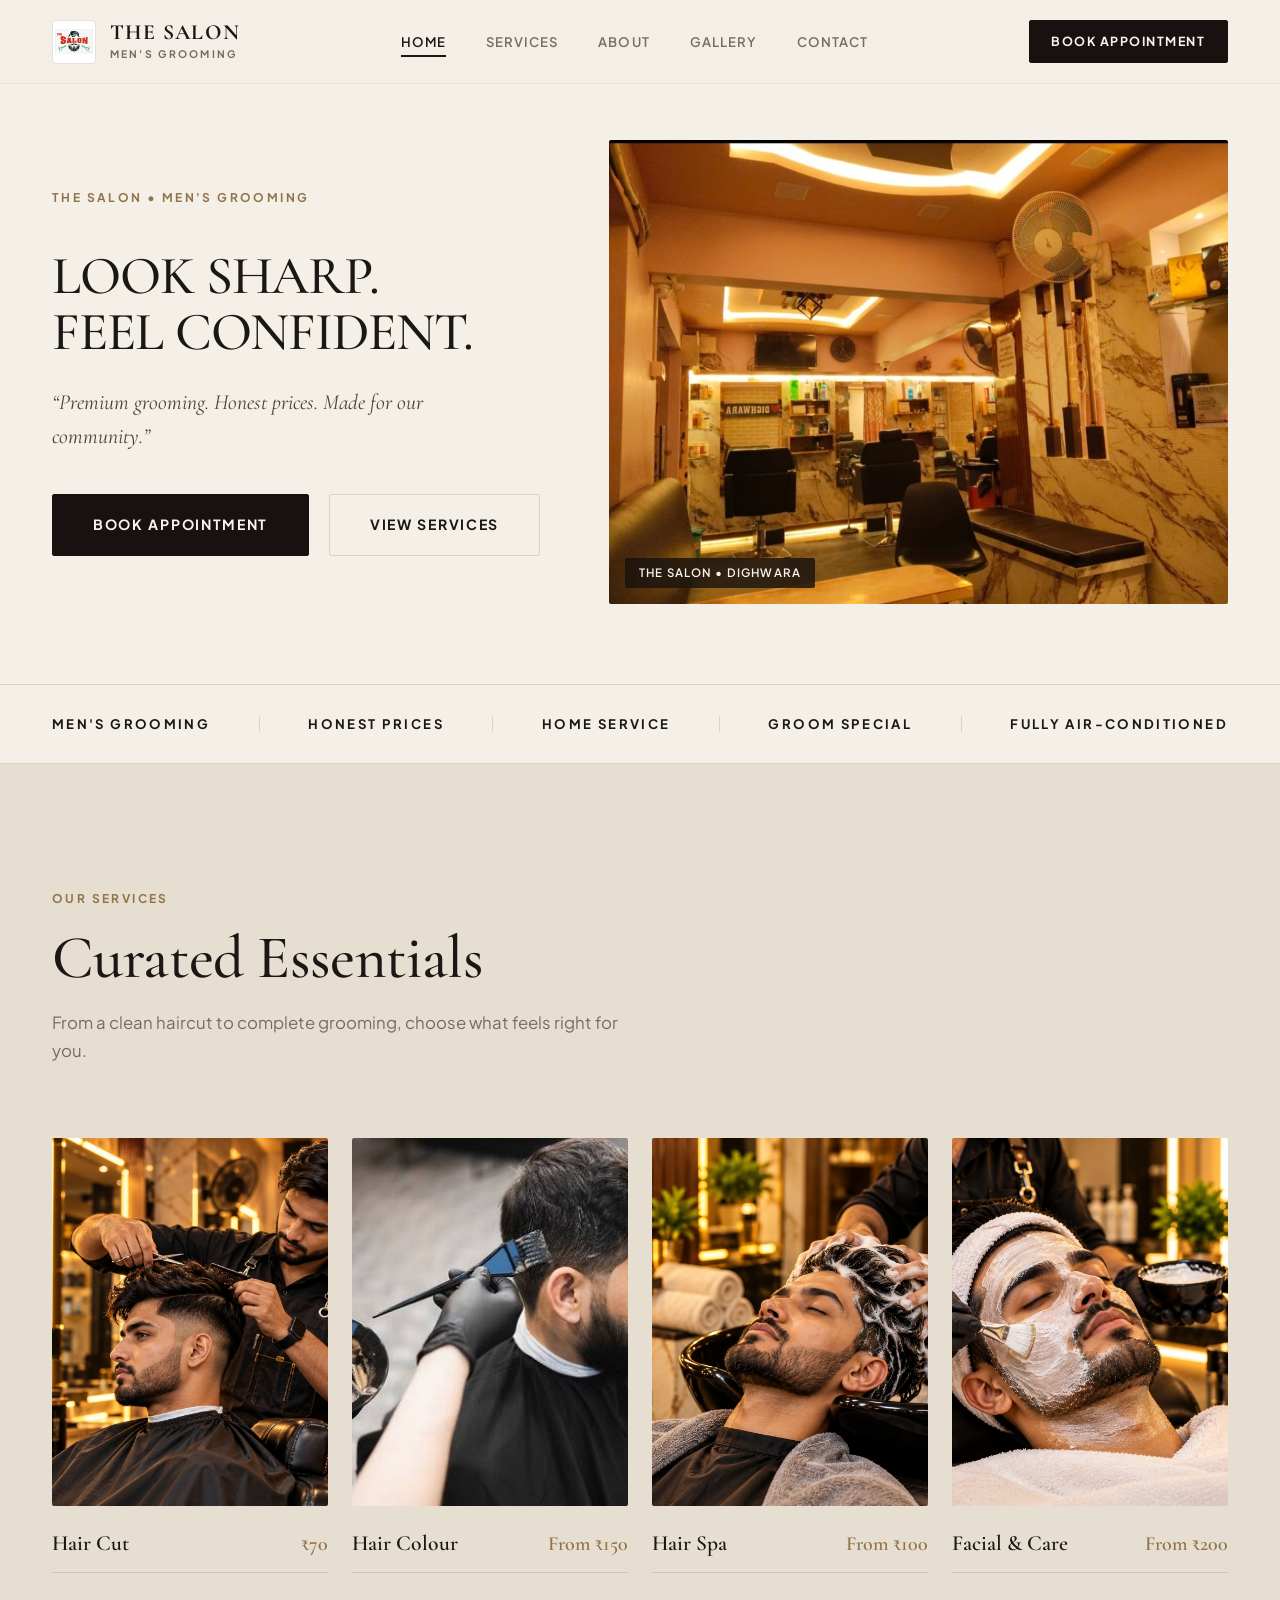
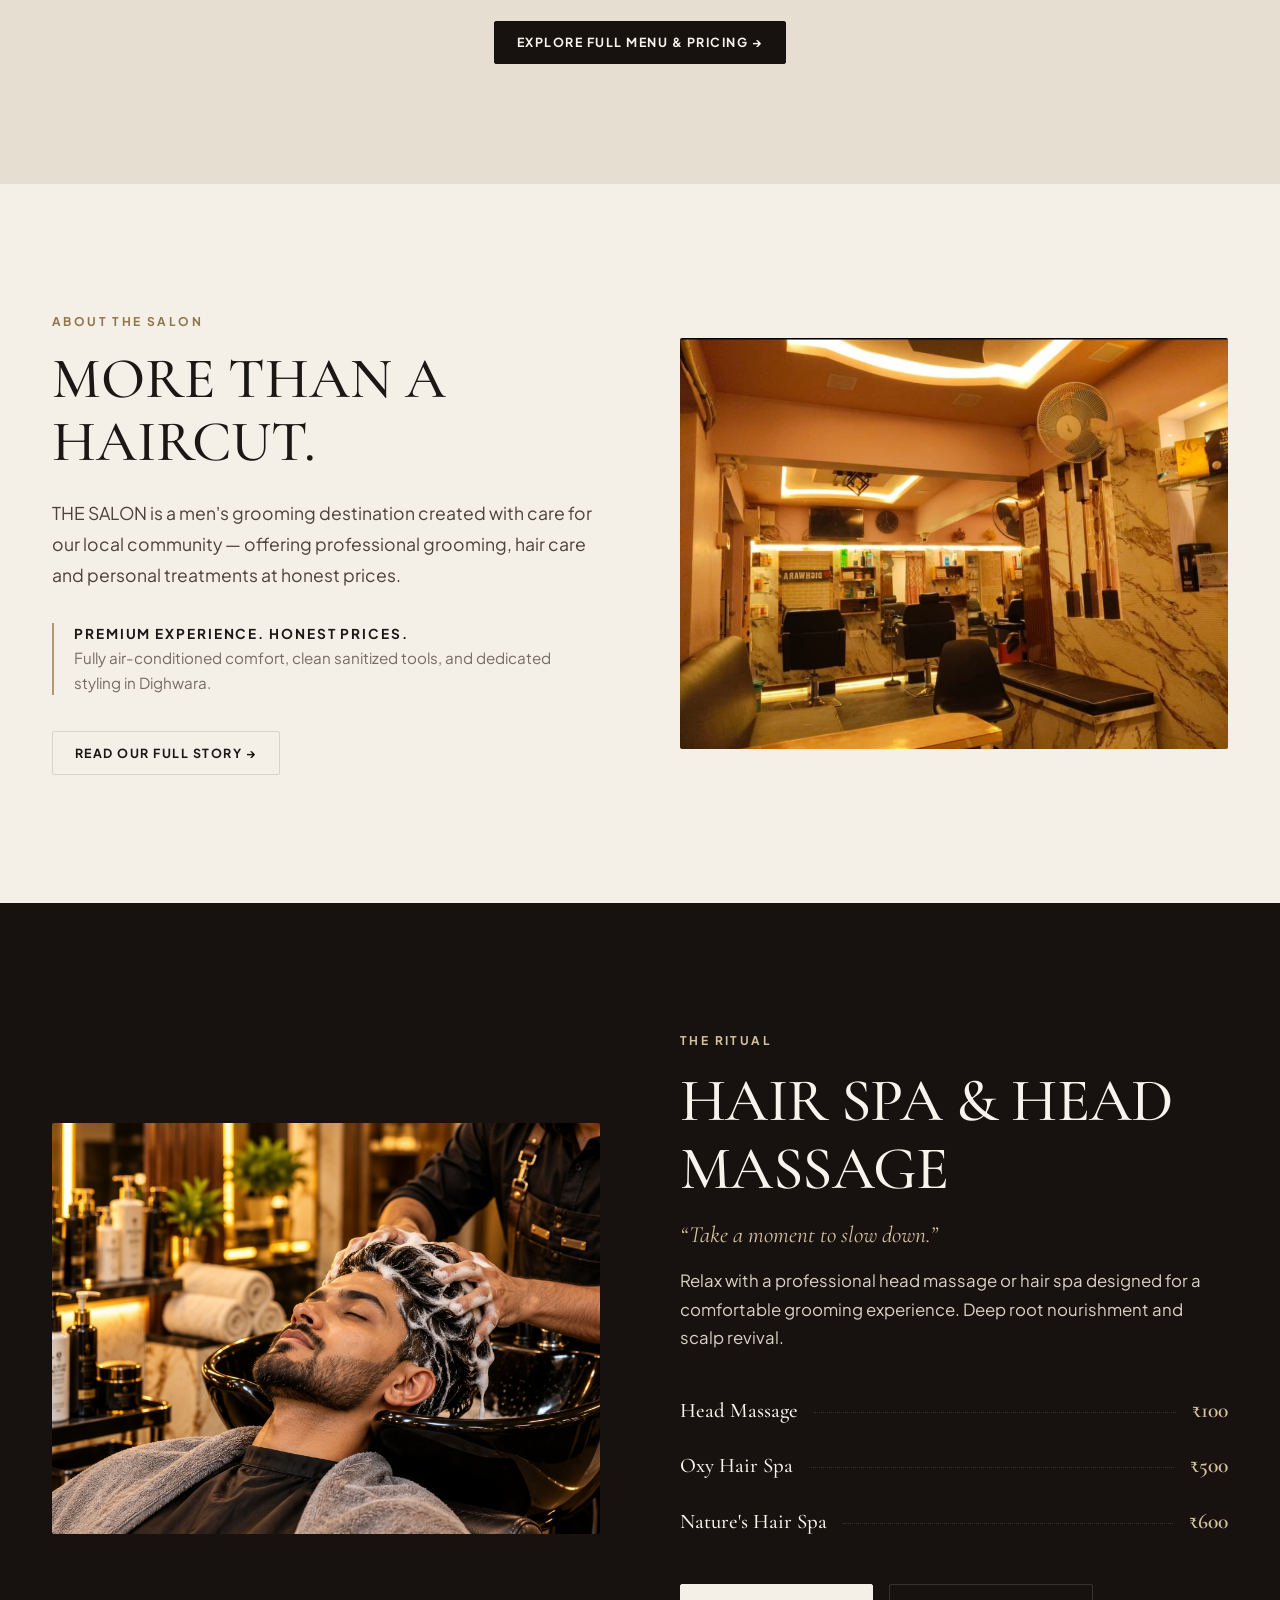
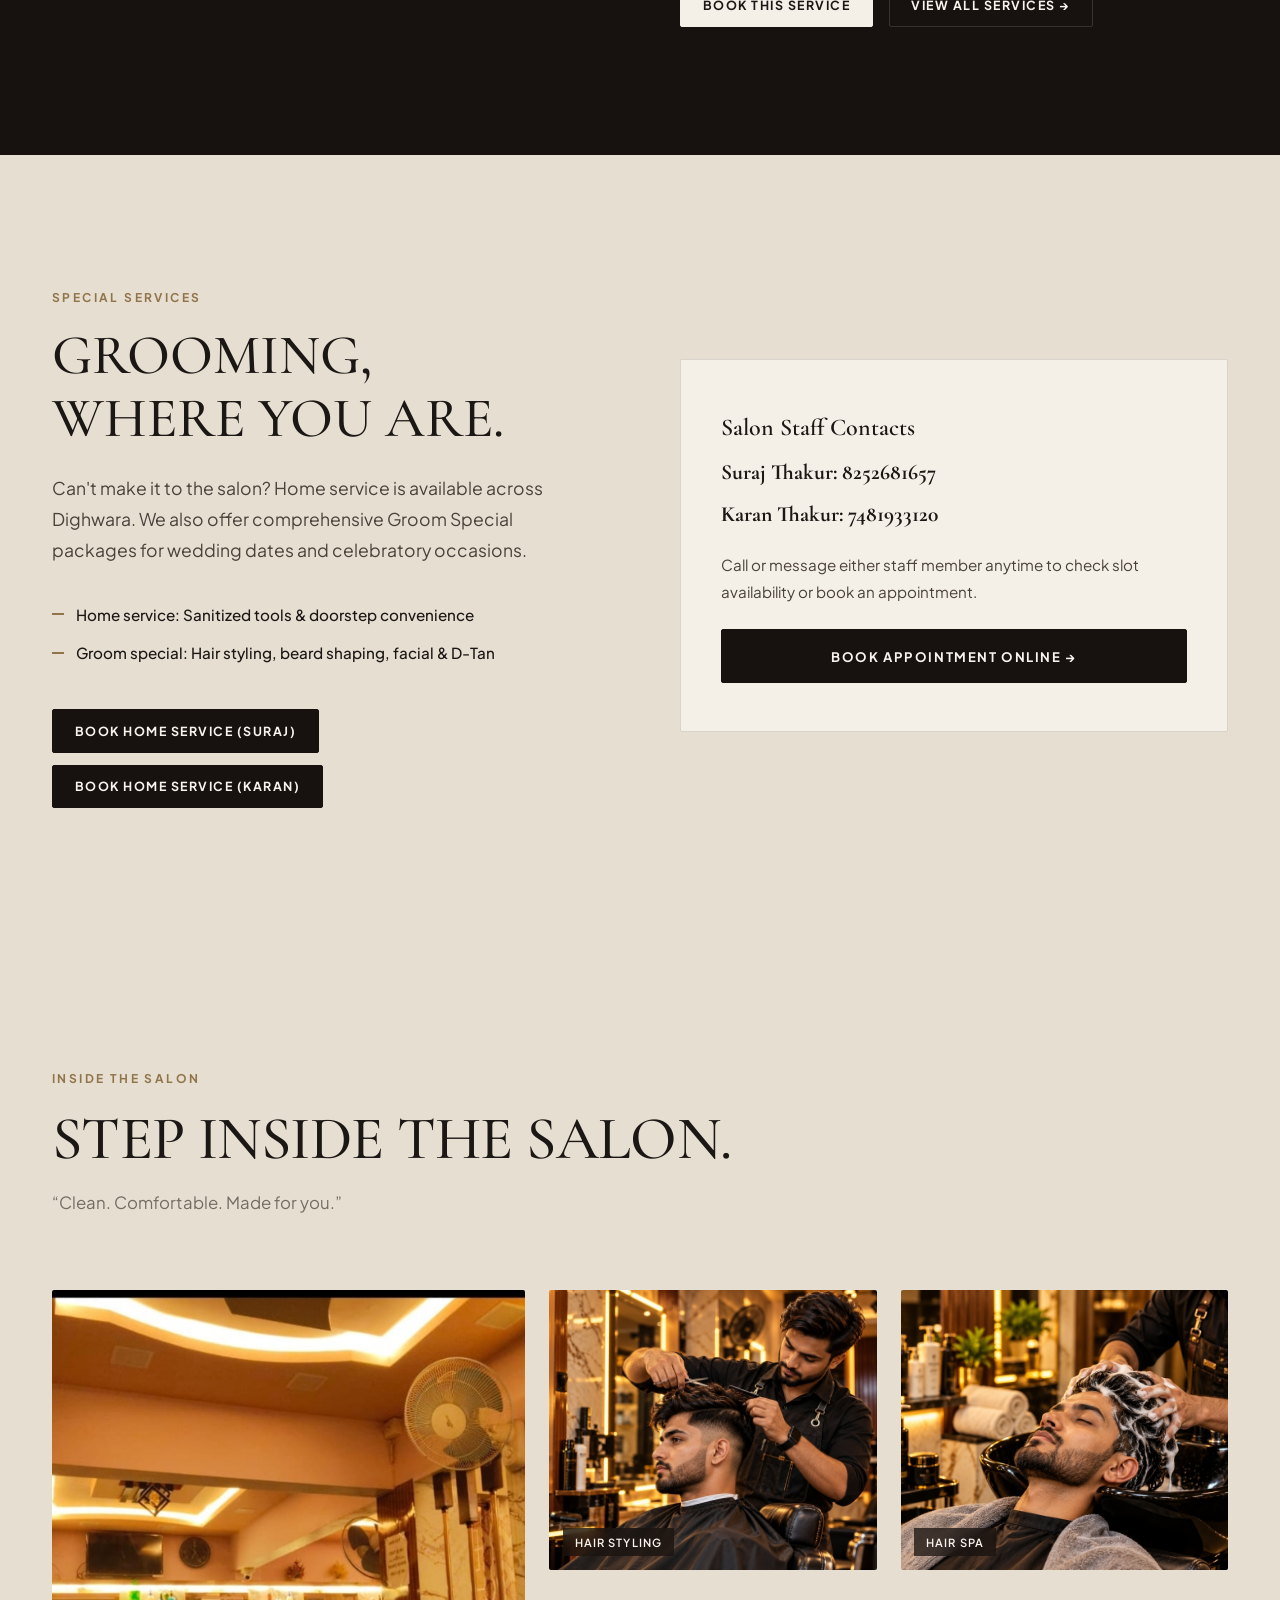
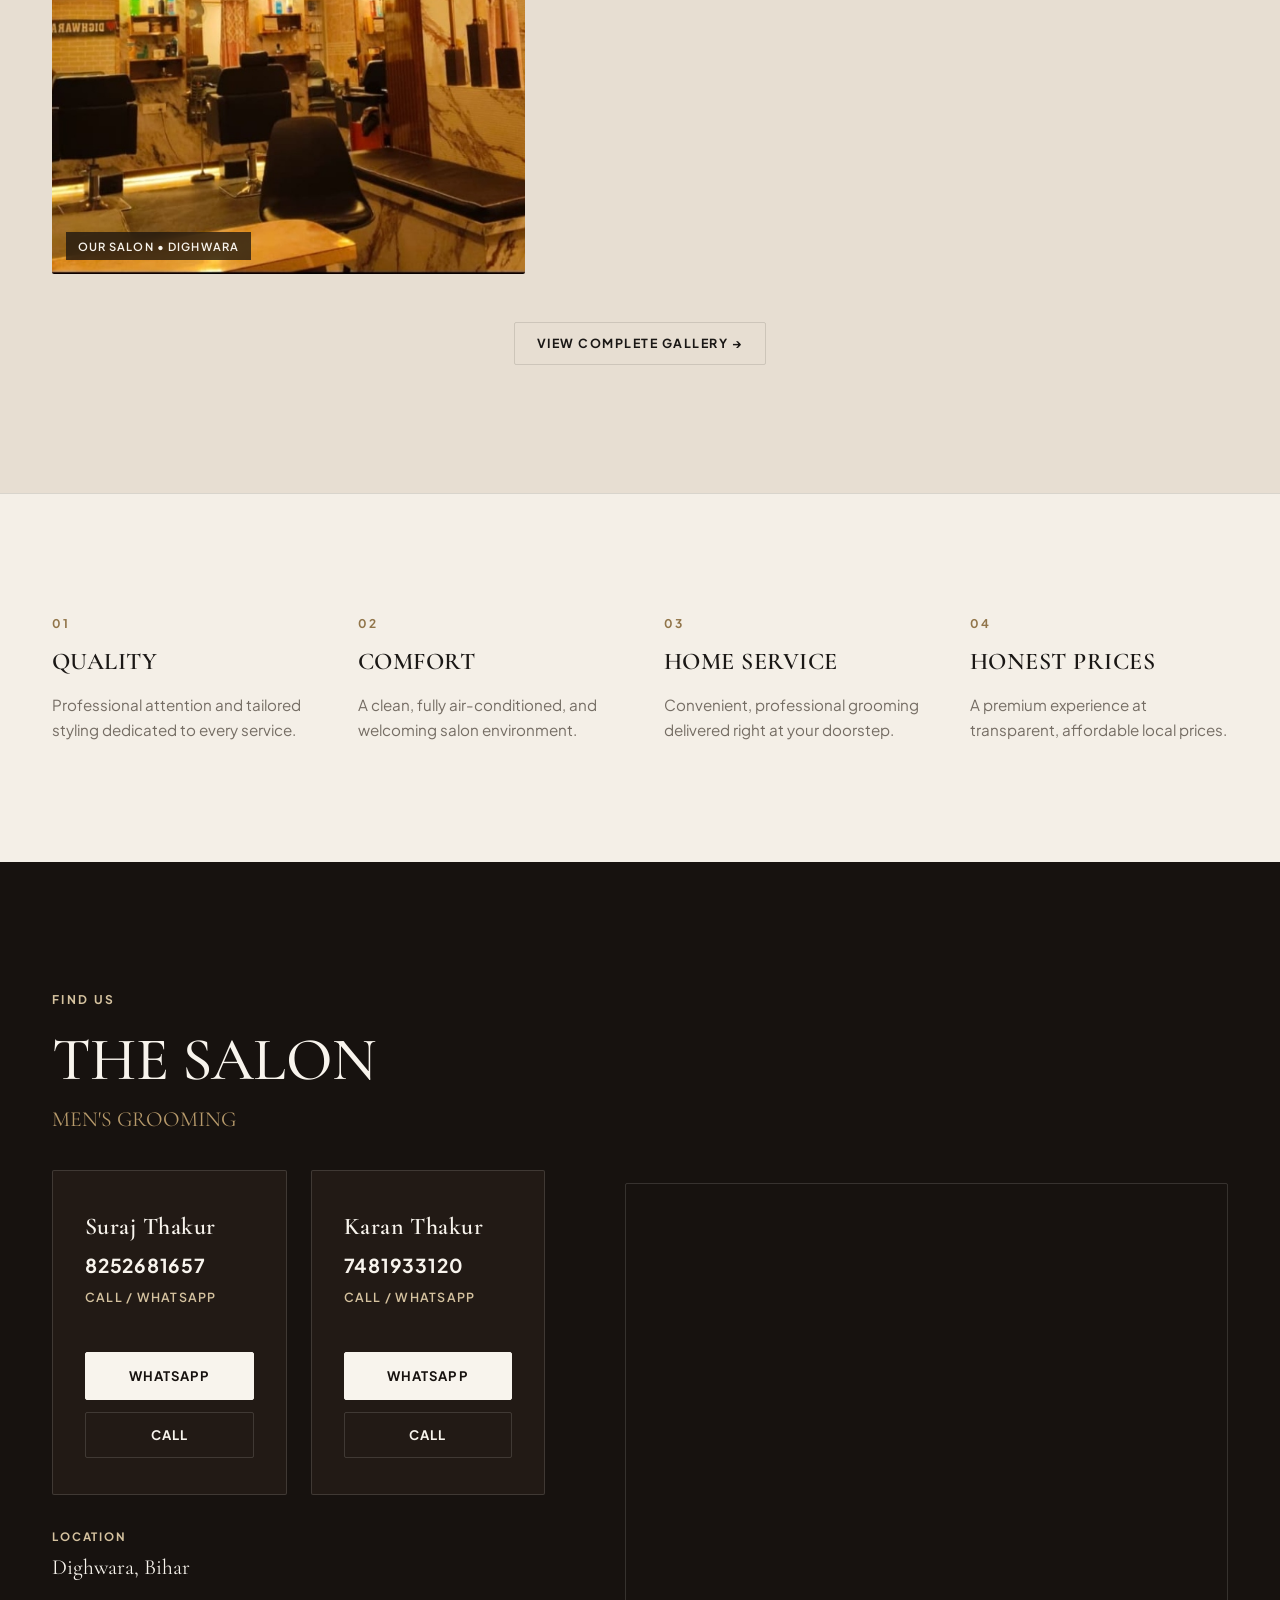
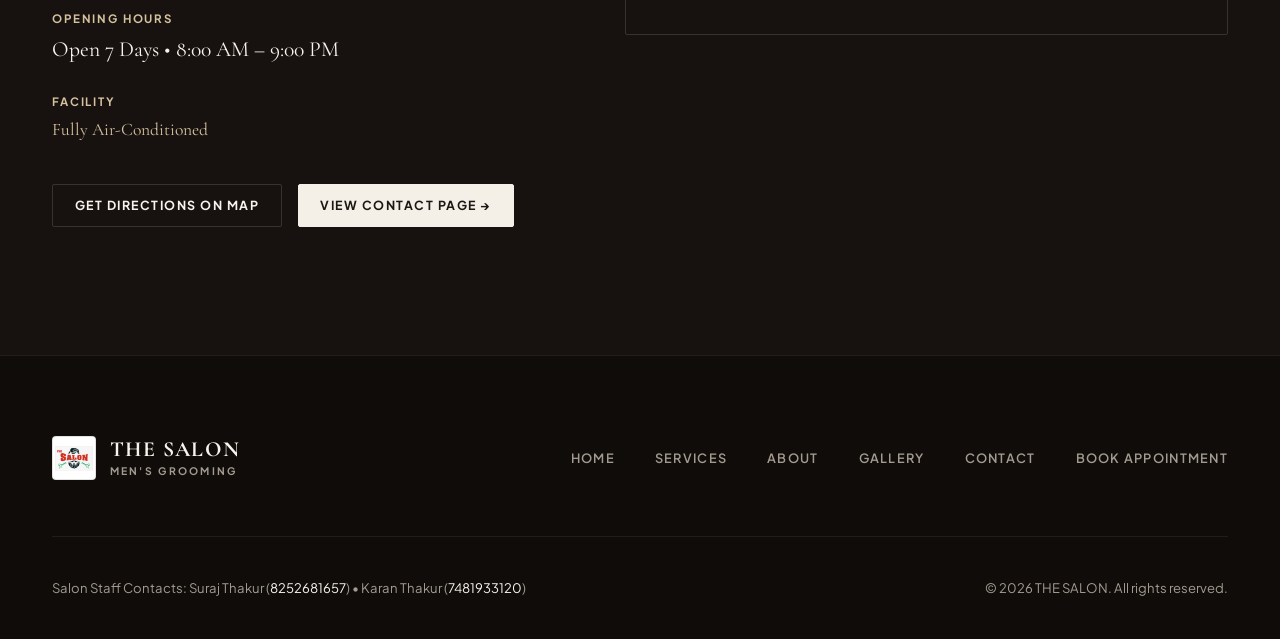
<file: index.html>
<!DOCTYPE html>
<html lang="en">
<head>
  <meta charset="UTF-8">
  <meta name="viewport" content="width=device-width, initial-scale=1.0">
  
  <!-- Primary Meta Tags -->
  <title>THE SALON | Men's Grooming & Styling</title>
  <meta name="title" content="THE SALON | Men's Grooming & Styling">
  <meta name="description" content="THE SALON is a premier men's grooming destination in Dighwara offering clean cuts, beard care, hair colour, spa, facial, D-Tan and home service at honest prices.">
  <meta name="keywords" content="THE SALON, men salon, barber shop, haircut, beard trimming, hair spa, D-Tan, facial, groom special, home service, Dighwara salon">
  <meta name="author" content="THE SALON">
  <meta name="theme-color" content="#F4EFE7">

  <!-- Open Graph / Social -->
  <meta property="og:type" content="website">
  <meta property="og:title" content="THE SALON | Men's Grooming & Styling">
  <meta property="og:description" content="Look sharp. Feel confident. Premium grooming. Honest prices. Made for our community.">
  <meta property="og:image" content="assets/images/interior.jpg">

  <!-- Favicon -->
  <link rel="icon" type="image/png" href="assets/images/logo.png">

  <!-- Google Fonts: Cormorant Garamond (Editorial Serif) & Plus Jakarta Sans (Clean Body) -->
  <link rel="preconnect" href="https://fonts.googleapis.com">
  <link rel="preconnect" href="https://fonts.gstatic.com" crossorigin>
  <link href="https://fonts.googleapis.com/css2?family=Cormorant+Garamond:ital,wght@0,400;0,500;0,600;0,700;1,400;1,600&family=Plus+Jakarta+Sans:wght@300;400;500;600;700;800&display=swap" rel="stylesheet">

  <!-- Stylesheet -->
  <link rel="stylesheet" href="assets/css/style.css">

  <!-- JSON-LD Local Business Structured Data -->
  <script type="application/ld+json">
  {
    "@context": "https://schema.org",
    "@type": "HairSalon",
    "name": "THE SALON",
    "image": "assets/images/interior.jpg",
    "logo": "assets/images/logo.png",
    "telephone": [
      "+918252681657",
      "+917481933120"
    ],
    "priceRange": "₹₹",
    "description": "THE SALON is a men's grooming destination offering haircuts, beard grooming, hair colour, spa, facial, D-Tan, Groom Special and home services.",
    "amenityFeature": [
      {
        "@type": "LocationFeatureSpecification",
        "name": "Air Conditioning",
        "value": true
      }
    ],
    "openingHoursSpecification": [
      {
        "@type": "OpeningHoursSpecification",
        "dayOfWeek": [
          "Monday",
          "Tuesday",
          "Wednesday",
          "Thursday",
          "Friday",
          "Saturday",
          "Sunday"
        ],
        "opens": "08:00",
        "closes": "21:00"
      }
    ]
  }
  </script>
</head>
<body>

  <!-- Minimal Sticky Header -->
  <header class="site-header" id="siteHeader">
    <div class="container header-container">
      <!-- Original Brand Logo -->
      <a href="index.html" class="brand-logo" aria-label="THE SALON Home">
        <div class="logo-frame">
          <img src="assets/images/logo.png" alt="THE SALON Logo" class="official-logo-img">
        </div>
        <div class="brand-text">
          <span class="brand-title">THE SALON</span>
          <span class="brand-tag">MEN'S GROOMING</span>
        </div>
      </a>

      <!-- Desktop Navigation -->
      <nav class="desktop-nav" aria-label="Main Navigation">
        <ul class="nav-links">
          <li><a href="index.html" class="nav-link active">Home</a></li>
          <li><a href="services.html" class="nav-link">Services</a></li>
          <li><a href="about.html" class="nav-link">About</a></li>
          <li><a href="gallery.html" class="nav-link">Gallery</a></li>
          <li><a href="contact.html" class="nav-link">Contact</a></li>
        </ul>
      </nav>

      <!-- Header Action -->
      <div class="header-actions">
        <a href="book-appointment.html" class="btn btn-espresso btn-sm">
          <span>Book Appointment</span>
        </a>
        <button class="mobile-toggle" id="mobileToggle" aria-label="Toggle navigation menu" aria-expanded="false">
          <span class="hamburger-line"></span>
          <span class="hamburger-line"></span>
          <span class="hamburger-line"></span>
        </button>
      </div>
    </div>

    <!-- Mobile Drawer -->
    <div class="mobile-drawer" id="mobileDrawer">
      <nav class="mobile-nav" aria-label="Mobile Navigation">
        <ul class="mobile-links">
          <li><a href="index.html" class="mobile-link active">Home</a></li>
          <li><a href="services.html" class="mobile-link">Services & Pricing</a></li>
          <li><a href="about.html" class="mobile-link">About THE SALON</a></li>
          <li><a href="gallery.html" class="mobile-link">Gallery</a></li>
          <li><a href="contact.html" class="mobile-link">Location & Contact</a></li>
          <li><a href="book-appointment.html" class="mobile-link">Book Appointment</a></li>
        </ul>
        <div class="mobile-drawer-footer">
          <div class="drawer-contact-info">
            <p class="drawer-staff-title">Salon Staff Contacts:</p>
            <p class="drawer-staff-row"><strong>Suraj Thakur:</strong> <a href="tel:8252681657">8252681657</a></p>
            <p class="drawer-staff-row"><strong>Karan Thakur:</strong> <a href="tel:7481933120">7481933120</a></p>
          </div>
          <a href="book-appointment.html" class="btn btn-espresso btn-block">
            Book Appointment
          </a>
        </div>
      </nav>
    </div>
  </header>

  <main>
    <!-- 1. SPLIT EDITORIAL HERO (Real Salon Interior ~55-60%) -->
    <section class="hero-editorial-section">
      <div class="container">
        <div class="hero-split-grid">
          <!-- Left Text Column -->
          <div class="hero-text-col">
            <div class="hero-label-wrap">
              <span class="eyebrow-tag">THE SALON &bull; MEN'S GROOMING</span>
            </div>

            <h1 class="hero-main-title">
              LOOK SHARP.<br>
              FEEL CONFIDENT.
            </h1>

            <p class="hero-support-quote">
              &ldquo;Premium grooming. Honest prices. Made for our community.&rdquo;
            </p>

            <div class="hero-cta-wrap">
              <a href="book-appointment.html" class="btn btn-espresso btn-lg">
                <span>Book Appointment</span>
              </a>
              <a href="services.html" class="btn btn-outline btn-lg">
                <span>View Services</span>
              </a>
            </div>
          </div>

          <!-- Right Real Interior Visual -->
          <div class="hero-media-col">
            <div class="hero-image-frame">
              <img src="assets/images/interior.jpg" alt="Real interior photograph of THE SALON showing modern styling stations and warm lighting" class="hero-real-interior-img">
              <div class="hero-image-caption">THE SALON &bull; DIGHWARA</div>
            </div>
          </div>
        </div>
      </div>
    </section>

    <!-- 2. SMALL TRUST STRIP (Simple Typography, No Cards) -->
    <section class="trust-strip-section" aria-label="Key Highlights">
      <div class="container">
        <div class="trust-strip-items">
          <span class="trust-item">MEN'S GROOMING</span>
          <span class="trust-divider"></span>
          <span class="trust-item">HONEST PRICES</span>
          <span class="trust-divider"></span>
          <span class="trust-item">HOME SERVICE</span>
          <span class="trust-divider"></span>
          <span class="trust-item">GROOM SPECIAL</span>
          <span class="trust-divider"></span>
          <span class="trust-item">FULLY AIR-CONDITIONED</span>
        </div>
      </div>
    </section>

    <!-- 3. FEATURED SERVICES PREVIEW (4 Large Visual Tiles) -->
    <section class="featured-services-section">
      <div class="container">
        <div class="section-header-editorial">
          <span class="eyebrow-tag">OUR SERVICES</span>
          <h2 class="section-title-editorial">Curated Essentials</h2>
          <p class="section-desc-editorial">From a clean haircut to complete grooming, choose what feels right for you.</p>
        </div>

        <div class="featured-tiles-grid">
          <!-- Tile 1: Hair Cut -->
          <a href="services.html" class="featured-tile-card">
            <div class="featured-tile-img-wrap">
              <img src="assets/images/service-haircut.jpg" alt="Professional haircut at THE SALON" class="featured-tile-img" loading="lazy">
            </div>
            <div class="featured-tile-info">
              <span class="featured-tile-name">Hair Cut</span>
              <span class="featured-tile-price">₹70</span>
            </div>
          </a>

          <!-- Tile 2: Hair Colour -->
          <a href="services.html" class="featured-tile-card">
            <div class="featured-tile-img-wrap">
              <img src="assets/images/service-colour.jpg" alt="Hair colour treatment at THE SALON" class="featured-tile-img" loading="lazy">
            </div>
            <div class="featured-tile-info">
              <span class="featured-tile-name">Hair Colour</span>
              <span class="featured-tile-price">From ₹150</span>
            </div>
          </a>

          <!-- Tile 3: Hair Spa -->
          <a href="services.html" class="featured-tile-card">
            <div class="featured-tile-img-wrap">
              <img src="assets/images/service-spa.jpg" alt="Hair spa and scalp wash at THE SALON" class="featured-tile-img" loading="lazy">
            </div>
            <div class="featured-tile-info">
              <span class="featured-tile-name">Hair Spa</span>
              <span class="featured-tile-price">From ₹100</span>
            </div>
          </a>

          <!-- Tile 4: Facial -->
          <a href="services.html" class="featured-tile-card">
            <div class="featured-tile-img-wrap">
              <img src="assets/images/service-dtan.jpg" alt="Facial and skincare treatment at THE SALON" class="featured-tile-img" loading="lazy">
            </div>
            <div class="featured-tile-info">
              <span class="featured-tile-name">Facial & Care</span>
              <span class="featured-tile-price">From ₹200</span>
            </div>
          </a>
        </div>

        <div style="margin-top: 3rem; text-align: center;">
          <a href="services.html" class="btn btn-espresso btn-sm">
            <span>Explore Full Menu & Pricing &rarr;</span>
          </a>
        </div>
      </div>
    </section>

    <!-- 4. ABOUT PREVIEW (Editorial Split with Real Salon Interior) -->
    <section class="about-editorial-section">
      <div class="container">
        <div class="about-split-grid">
          <!-- Text -->
          <div class="about-text-col">
            <span class="eyebrow-tag">ABOUT THE SALON</span>
            <h2 class="about-main-heading">MORE THAN A HAIRCUT.</h2>
            <p class="about-body-text">
              THE SALON is a men's grooming destination created with care for our local community — offering professional grooming, hair care and personal treatments at honest prices.
            </p>
            <div class="about-highlight-box">
              <h3 class="about-highlight-title">PREMIUM EXPERIENCE. HONEST PRICES.</h3>
              <p class="about-highlight-sub">Fully air-conditioned comfort, clean sanitized tools, and dedicated styling in Dighwara.</p>
            </div>
            <div>
              <a href="about.html" class="btn btn-outline btn-sm">
                <span>Read Our Full Story &rarr;</span>
              </a>
            </div>
          </div>

          <!-- Real Salon Interior Image -->
          <div class="about-media-col">
            <div class="about-image-frame">
              <img src="assets/images/interior.jpg" alt="Interior view of THE SALON styling stations and lounge" class="about-interior-img" loading="lazy">
            </div>
          </div>
        </div>
      </div>
    </section>

    <!-- 5. HAIR SPA FEATURE ("THE RITUAL") — Dark Contrast Section -->
    <section class="ritual-feature-section">
      <div class="container">
        <div class="ritual-split-grid">
          <!-- Large Hair Spa Photo -->
          <div class="ritual-media-col">
            <div class="ritual-media-frame">
              <img src="assets/images/service-spa.jpg" alt="Relaxing hair spa and head massage at THE SALON" class="ritual-img" loading="lazy">
            </div>
          </div>

          <!-- Content & Pricing -->
          <div class="ritual-content-col">
            <span class="eyebrow-tag light">THE RITUAL</span>
            <h2 class="section-title-editorial light">HAIR SPA & HEAD MASSAGE</h2>
            <p class="ritual-quote">&ldquo;Take a moment to slow down.&rdquo;</p>
            <p class="ritual-body">
              Relax with a professional head massage or hair spa designed for a comfortable grooming experience. Deep root nourishment and scalp revival.
            </p>

            <div class="editorial-menu-rows">
              <div class="menu-line-row">
                <span class="menu-line-title">Head Massage</span>
                <span class="menu-line-dots"></span>
                <span class="menu-line-price">₹100</span>
              </div>
              <div class="menu-line-row">
                <span class="menu-line-title">Oxy Hair Spa</span>
                <span class="menu-line-dots"></span>
                <span class="menu-line-price">₹500</span>
              </div>
              <div class="menu-line-row">
                <span class="menu-line-title">Nature's Hair Spa</span>
                <span class="menu-line-dots"></span>
                <span class="menu-line-price">₹600</span>
              </div>
            </div>

            <div style="display: flex; gap: 1rem; flex-wrap: wrap;">
              <a href="book-appointment.html" class="btn btn-ivory btn-sm">
                <span>Book This Service</span>
              </a>
              <a href="services.html" class="btn btn-outline-light btn-sm">
                <span>View All Services &rarr;</span>
              </a>
            </div>
          </div>
        </div>
      </div>
    </section>

    <!-- 6. GROOM SPECIAL & HOME SERVICE PREVIEW -->
    <section class="home-service-editorial-section">
      <div class="container">
        <div class="home-service-split-grid">
          <div class="home-service-text-col">
            <span class="eyebrow-tag">SPECIAL SERVICES</span>
            <h2 class="home-service-title">GROOMING,<br>WHERE YOU ARE.</h2>
            <p class="home-service-desc">
              Can't make it to the salon? Home service is available across Dighwara. We also offer comprehensive Groom Special packages for wedding dates and celebratory occasions.
            </p>
            <div class="home-points-clean">
              <div class="point-line">
                <span class="point-dash"></span>
                <span>Home service: Sanitized tools & doorstep convenience</span>
              </div>
              <div class="point-line">
                <span class="point-dash"></span>
                <span>Groom special: Hair styling, beard shaping, facial & D-Tan</span>
              </div>
            </div>
            <div style="display: flex; gap: 0.75rem; flex-wrap: wrap;">
              <a href="https://wa.me/918252681657?text=Hello%20THE%20SALON%20%F0%9F%91%8B%2C%20I%20would%20like%20to%20book%20a%20home%20service." target="_blank" rel="noopener noreferrer" class="btn btn-espresso btn-sm">
                <span>Book Home Service (Suraj)</span>
              </a>
              <a href="https://wa.me/917481933120?text=Hello%20THE%20SALON%20%F0%9F%91%8B%2C%20I%20would%20like%20to%20book%20a%20home%20service." target="_blank" rel="noopener noreferrer" class="btn btn-espresso btn-sm">
                <span>Book Home Service (Karan)</span>
              </a>
            </div>
          </div>

          <div class="home-service-action-col">
            <div class="home-service-tile-callout">
              <h3 class="callout-title">Salon Staff Contacts</h3>
              <div style="margin-bottom: 1.25rem;">
                <p style="font-family: var(--font-serif); font-size: 1.35rem; font-weight: 700; color: var(--text-dark); margin-bottom: 0.35rem;">Suraj Thakur: <a href="tel:8252681657" style="color: var(--text-dark);">8252681657</a></p>
                <p style="font-family: var(--font-serif); font-size: 1.35rem; font-weight: 700; color: var(--text-dark);">Karan Thakur: <a href="tel:7481933120" style="color: var(--text-dark);">7481933120</a></p>
              </div>
              <p class="about-body-text" style="font-size: 0.95rem; margin-bottom: 1.5rem;">
                Call or message either staff member anytime to check slot availability or book an appointment.
              </p>
              <a href="book-appointment.html" class="btn btn-espresso btn-block">
                <span>Book Appointment Online &rarr;</span>
              </a>
            </div>
          </div>
        </div>
      </div>
    </section>

    <!-- 7. GALLERY PREVIEW -->
    <section class="salon-gallery-section">
      <div class="container">
        <div class="section-header-editorial">
          <span class="eyebrow-tag">INSIDE THE SALON</span>
          <h2 class="section-title-editorial">STEP INSIDE THE SALON.</h2>
          <p class="section-desc-editorial">&ldquo;Clean. Comfortable. Made for you.&rdquo;</p>
        </div>

        <div class="gallery-masonry-grid">
          <!-- Tall Real Interior Main Photo -->
          <div class="gallery-tile tall">
            <img src="assets/images/interior.jpg" alt="THE SALON main styling floor and waiting lounge" class="gallery-img-full" loading="lazy">
            <span class="gallery-tag-bottom">Our Salon &bull; Dighwara</span>
          </div>

          <!-- Cut Photo -->
          <div class="gallery-tile">
            <img src="assets/images/service-haircut.jpg" alt="Precision haircutting" class="gallery-img-full" loading="lazy">
            <span class="gallery-tag-bottom">Hair Styling</span>
          </div>

          <!-- Spa Wash Photo -->
          <div class="gallery-tile">
            <img src="assets/images/service-spa.jpg" alt="Scalp hair wash and spa" class="gallery-img-full" loading="lazy">
            <span class="gallery-tag-bottom">Hair Spa</span>
          </div>
        </div>

        <div style="margin-top: 3rem; text-align: center;">
          <a href="gallery.html" class="btn btn-outline btn-sm">
            <span>View Complete Gallery &rarr;</span>
          </a>
        </div>
      </div>
    </section>

    <!-- 8. WHY THE SALON (4 Simple Statements) -->
    <section class="why-salon-section">
      <div class="container">
        <div class="why-statements-grid">
          <div class="why-col-item">
            <span class="why-col-num">01</span>
            <h3 class="why-col-title">QUALITY</h3>
            <p class="why-col-desc">Professional attention and tailored styling dedicated to every service.</p>
          </div>

          <div class="why-col-item">
            <span class="why-col-num">02</span>
            <h3 class="why-col-title">COMFORT</h3>
            <p class="why-col-desc">A clean, fully air-conditioned, and welcoming salon environment.</p>
          </div>

          <div class="why-col-item">
            <span class="why-col-num">03</span>
            <h3 class="why-col-title">HOME SERVICE</h3>
            <p class="why-col-desc">Convenient, professional grooming delivered right at your doorstep.</p>
          </div>

          <div class="why-col-item">
            <span class="why-col-num">04</span>
            <h3 class="why-col-title">HONEST PRICES</h3>
            <p class="why-col-desc">A premium experience at transparent, affordable local prices.</p>
          </div>
        </div>
      </div>
    </section>

    <!-- 9. CONTACT & MAP PREVIEW -->
    <section class="location-contact-section">
      <div class="container">
        <div class="location-split-grid">
          <!-- Left Info -->
          <div class="location-info-col">
            <span class="eyebrow-tag light">FIND US</span>
            <h2 class="section-title-editorial light" style="margin-bottom: 0.5rem;">THE SALON</h2>
            <p class="text-champagne font-serif" style="font-size: 1.35rem; margin-bottom: 2rem;">MEN'S GROOMING</p>

            <!-- Dual Equal Staff Cards -->
            <div class="staff-cards-grid dark-theme" style="margin-bottom: 2rem;">
              <div class="staff-contact-card">
                <div class="staff-card-header">
                  <h3 class="staff-name" style="font-size: 1.5rem;">Suraj Thakur</h3>
                  <a href="tel:8252681657" class="staff-phone-link" style="font-size: 1.2rem;">8252681657</a>
                  <span class="staff-role-tag">Call / WhatsApp</span>
                </div>
                <div class="staff-actions-row">
                  <a href="https://wa.me/918252681657?text=Hello%20THE%20SALON%20%F0%9F%91%8B%2C%20I%20would%20like%20to%20book%20an%20appointment." target="_blank" rel="noopener noreferrer" class="btn btn-staff-wa" style="padding: 0.75rem 1rem;">
                    <span>WhatsApp</span>
                  </a>
                  <a href="tel:8252681657" class="btn btn-staff-call" style="padding: 0.7rem 1rem;">
                    <span>Call</span>
                  </a>
                </div>
              </div>

              <div class="staff-contact-card">
                <div class="staff-card-header">
                  <h3 class="staff-name" style="font-size: 1.5rem;">Karan Thakur</h3>
                  <a href="tel:7481933120" class="staff-phone-link" style="font-size: 1.2rem;">7481933120</a>
                  <span class="staff-role-tag">Call / WhatsApp</span>
                </div>
                <div class="staff-actions-row">
                  <a href="https://wa.me/917481933120?text=Hello%20THE%20SALON%20%F0%9F%91%8B%2C%20I%20would%20like%20to%20book%20an%20appointment." target="_blank" rel="noopener noreferrer" class="btn btn-staff-wa" style="padding: 0.75rem 1rem;">
                    <span>WhatsApp</span>
                  </a>
                  <a href="tel:7481933120" class="btn btn-staff-call" style="padding: 0.7rem 1rem;">
                    <span>Call</span>
                  </a>
                </div>
              </div>
            </div>

            <div class="contact-meta-list">
              <div class="contact-meta-row">
                <span class="meta-label">Location</span>
                <span class="meta-val">Dighwara, Bihar</span>
              </div>

              <div class="contact-meta-row">
                <span class="meta-label">Opening Hours</span>
                <span class="meta-val">Open 7 Days &bull; 8:00 AM – 9:00 PM</span>
              </div>

              <div class="contact-meta-row">
                <span class="meta-label">Facility</span>
                <span class="meta-val" style="font-size: 1.1rem; color: var(--accent-champagne-light);">Fully Air-Conditioned</span>
              </div>
            </div>

            <div class="contact-buttons-row">
              <a href="https://maps.app.goo.gl/Ucn1unvQoqRCXDtw5?g_st=ac" target="_blank" rel="noopener noreferrer" class="btn btn-outline-light btn-sm">
                <span>Get Directions on Map</span>
              </a>
              <a href="contact.html" class="btn btn-ivory btn-sm">
                <span>View Contact Page &rarr;</span>
              </a>
            </div>
          </div>

          <!-- Right Map Frame -->
          <div class="location-map-col">
            <iframe 
              src="https://www.google.com/maps/embed?pb=!1m18!1m12!1m3!1d14378.697475143327!2d85.0069351!3d25.7483015!2m3!1f0!2f0!3f0!3m2!1i1024!2i768!4f13.1!3m3!1m2!1s0x39ed57f12e12e093%3A0x6b8b0e85ff7df7c!2sDighwara%2C%20Bihar!5e0!3m2!1sen!2sin!4v1700000000000!5m2!1sen!2sin" 
              allowfullscreen="" 
              loading="lazy" 
              referrerpolicy="no-referrer-when-downgrade"
              title="THE SALON Location Map">
            </iframe>
          </div>
        </div>
      </div>
    </section>
  </main>

  <!-- MINIMAL FOOTER -->
  <footer class="site-footer-minimal">
    <div class="container">
      <div class="footer-top-row">
        <div class="brand-logo">
          <div class="logo-frame">
            <img src="assets/images/logo.png" alt="THE SALON Logo" class="official-logo-img">
          </div>
          <div class="brand-text">
            <span class="brand-title" style="color: var(--text-light);">THE SALON</span>
            <span class="brand-tag" style="color: var(--text-light-muted);">MEN'S GROOMING</span>
          </div>
        </div>

        <div class="footer-links-row">
          <a href="index.html">Home</a>
          <a href="services.html">Services</a>
          <a href="about.html">About</a>
          <a href="gallery.html">Gallery</a>
          <a href="contact.html">Contact</a>
          <a href="book-appointment.html">Book Appointment</a>
        </div>
      </div>

      <div class="footer-bottom-row">
        <span>Salon Staff Contacts: Suraj Thakur (<a href="tel:8252681657" style="color: var(--text-light);">8252681657</a>) &bull; Karan Thakur (<a href="tel:7481933120" style="color: var(--text-light);">7481933120</a>)</span>
        <span>&copy; 2026 THE SALON. All rights reserved.</span>
      </div>
    </div>
  </footer>

  <!-- MOBILE STICKY BOTTOM ACTION BAR -->
  <div class="mobile-sticky-bar" id="mobileStickyBar" aria-label="Quick Mobile Actions">
    <div class="mobile-bar-content">
      <a href="tel:8252681657" class="mobile-bar-btn btn-mobile-call">
        <span>Call Suraj</span>
      </a>
      <a href="tel:7481933120" class="mobile-bar-btn btn-mobile-call">
        <span>Call Karan</span>
      </a>
      <a href="book-appointment.html" class="mobile-bar-btn btn-mobile-wa">
        <span>Book on WhatsApp</span>
      </a>
    </div>
  </div>

  <!-- JavaScript -->
  <script src="assets/js/main.js"></script>
</body>
</html>
</file>
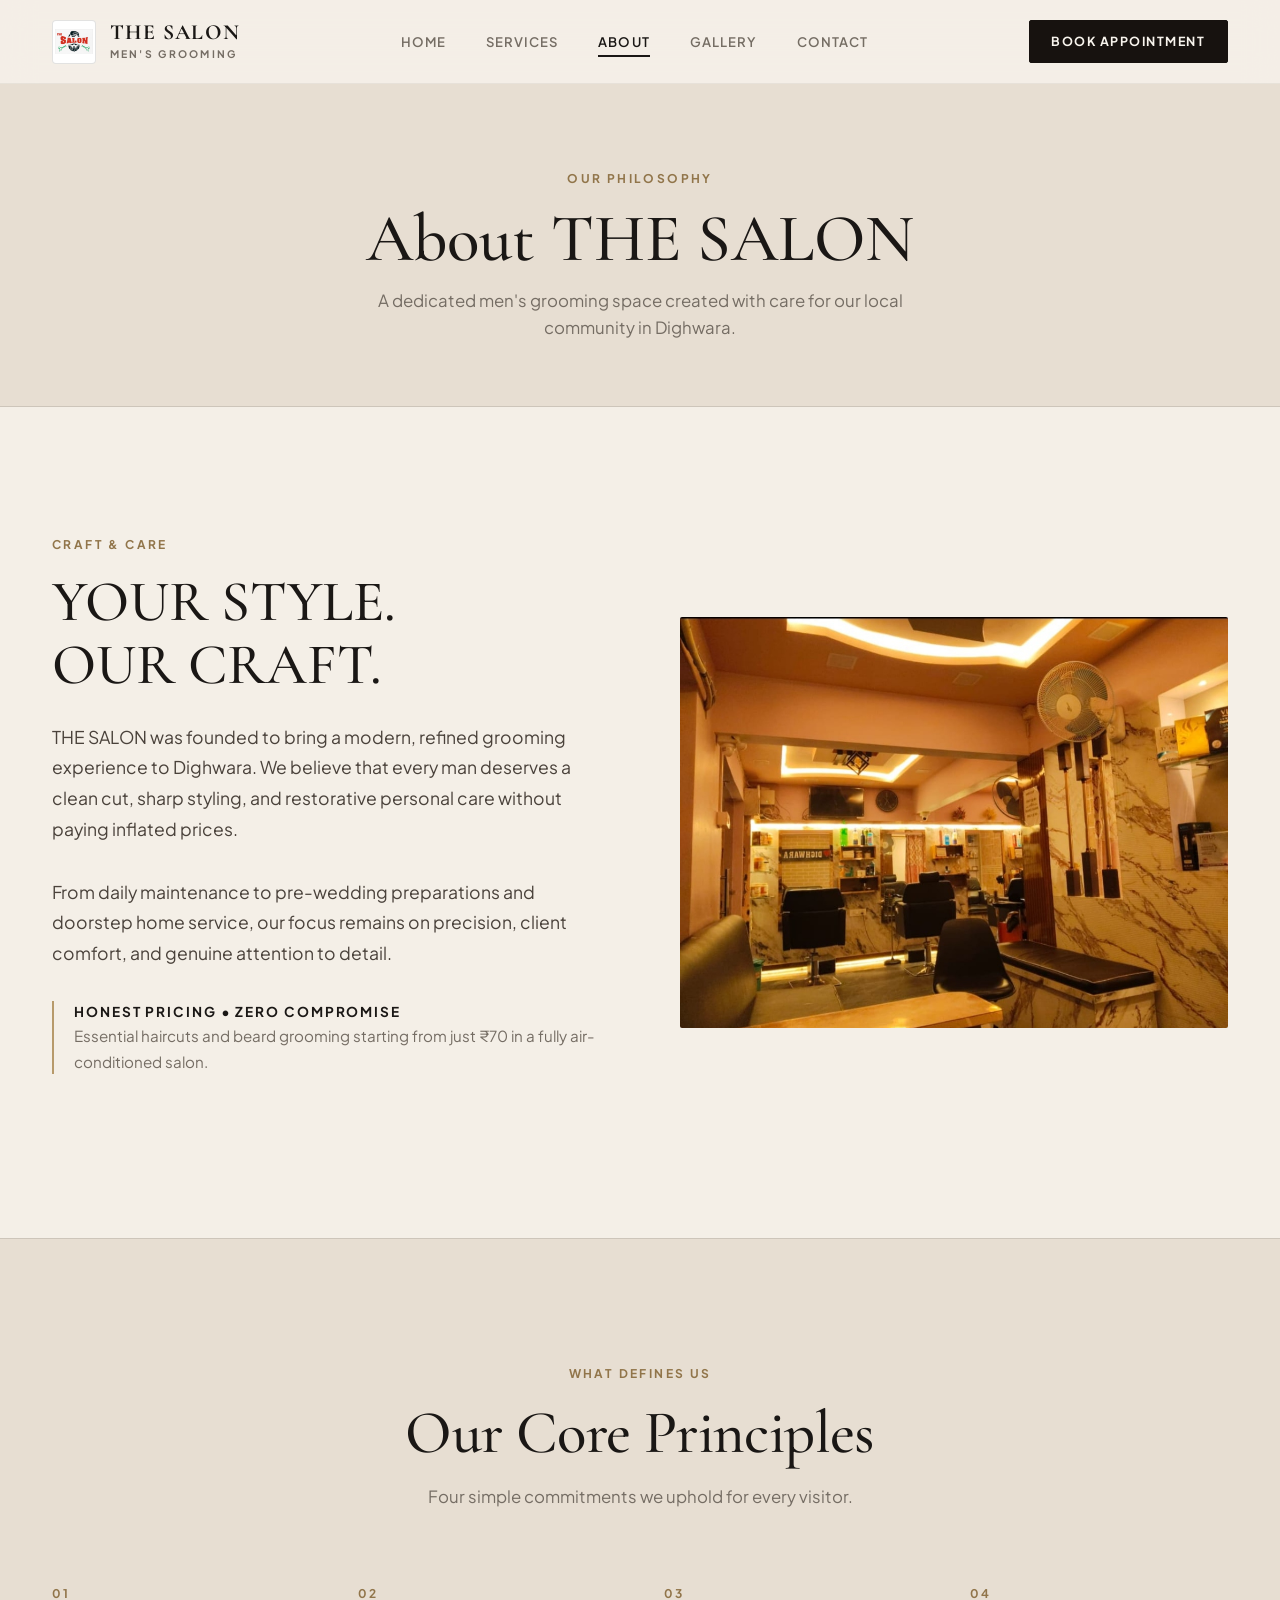
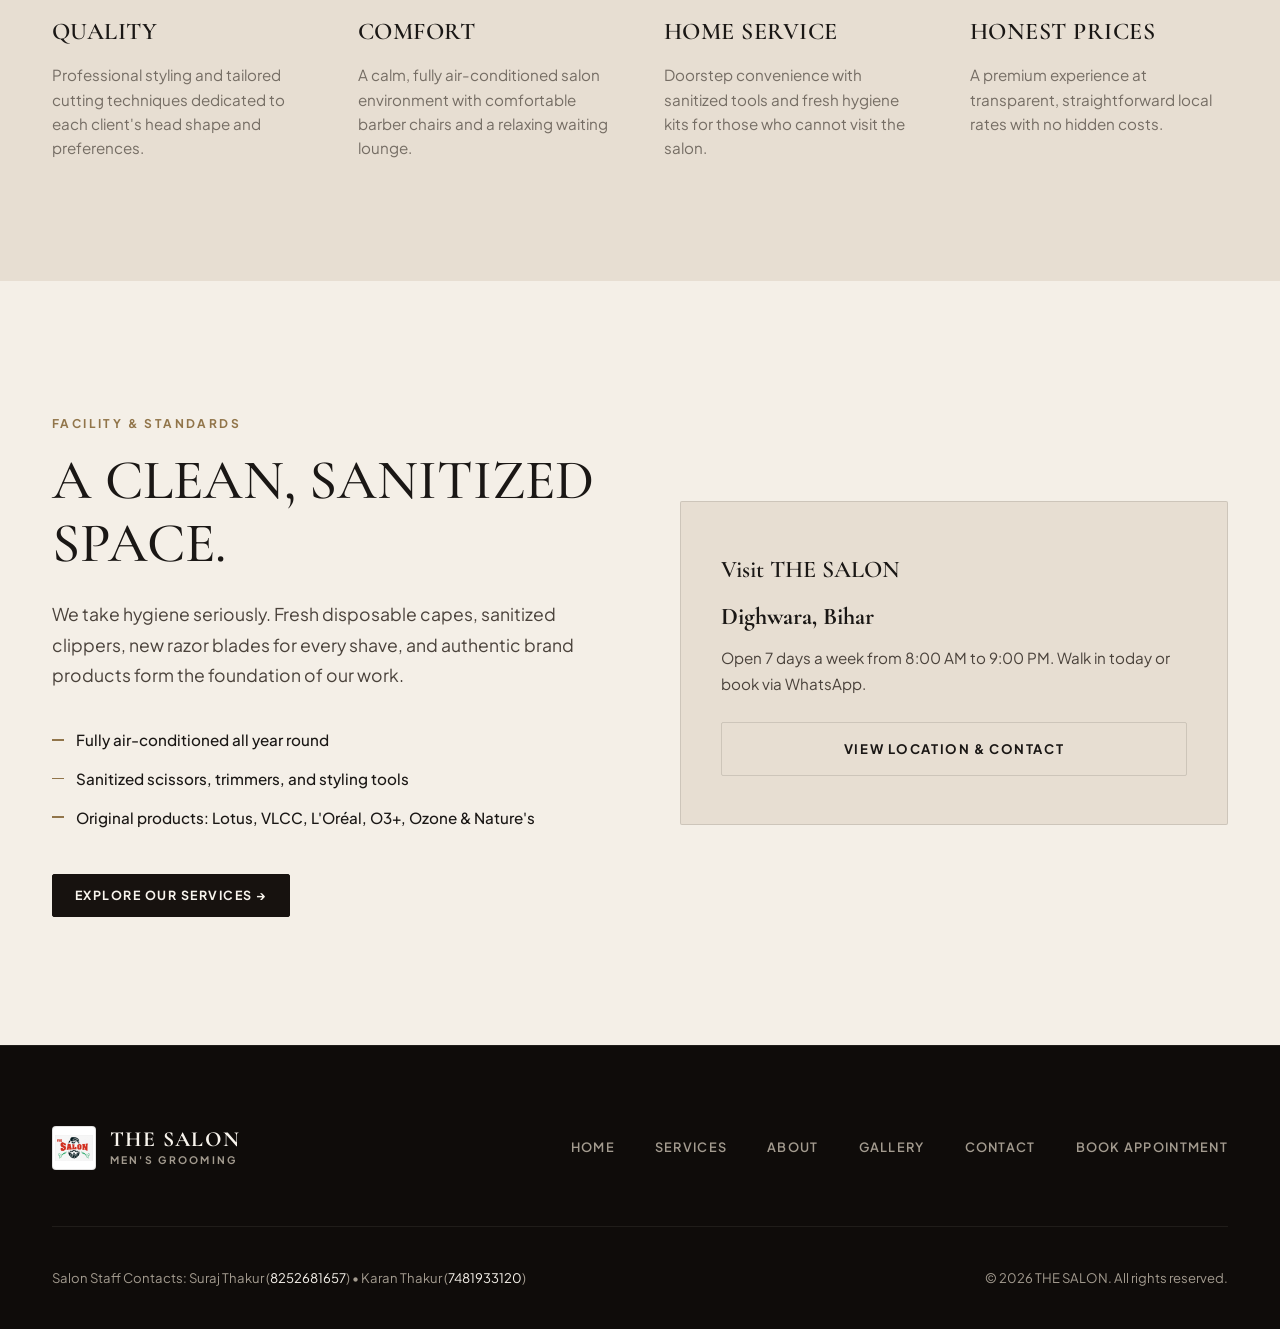
<file: about.html>
<!DOCTYPE html>
<html lang="en">
<head>
  <meta charset="UTF-8">
  <meta name="viewport" content="width=device-width, initial-scale=1.0">
  
  <!-- Primary Meta Tags -->
  <title>About Us | THE SALON</title>
  <meta name="title" content="About Us | THE SALON">
  <meta name="description" content="Learn about THE SALON — a men's grooming destination in Dighwara dedicated to clean cuts, beard care, and honest local pricing in a fully air-conditioned space.">
  <meta name="author" content="THE SALON">
  <meta name="theme-color" content="#F4EFE7">

  <!-- Favicon -->
  <link rel="icon" type="image/png" href="assets/images/logo.png">

  <!-- Google Fonts -->
  <link rel="preconnect" href="https://fonts.googleapis.com">
  <link rel="preconnect" href="https://fonts.gstatic.com" crossorigin>
  <link href="https://fonts.googleapis.com/css2?family=Cormorant+Garamond:ital,wght@0,400;0,500;0,600;0,700;1,400;1,600&family=Plus+Jakarta+Sans:wght@300;400;500;600;700;800&display=swap" rel="stylesheet">

  <!-- Stylesheet -->
  <link rel="stylesheet" href="assets/css/style.css">
</head>
<body>

  <!-- Minimal Sticky Header -->
  <header class="site-header" id="siteHeader">
    <div class="container header-container">
      <!-- Original Brand Logo -->
      <a href="index.html" class="brand-logo" aria-label="THE SALON Home">
        <div class="logo-frame">
          <img src="assets/images/logo.png" alt="THE SALON Logo" class="official-logo-img">
        </div>
        <div class="brand-text">
          <span class="brand-title">THE SALON</span>
          <span class="brand-tag">MEN'S GROOMING</span>
        </div>
      </a>

      <!-- Desktop Navigation -->
      <nav class="desktop-nav" aria-label="Main Navigation">
        <ul class="nav-links">
          <li><a href="index.html" class="nav-link">Home</a></li>
          <li><a href="services.html" class="nav-link">Services</a></li>
          <li><a href="about.html" class="nav-link active">About</a></li>
          <li><a href="gallery.html" class="nav-link">Gallery</a></li>
          <li><a href="contact.html" class="nav-link">Contact</a></li>
        </ul>
      </nav>

      <!-- Header Action -->
      <div class="header-actions">
        <a href="book-appointment.html" class="btn btn-espresso btn-sm">
          <span>Book Appointment</span>
        </a>
        <button class="mobile-toggle" id="mobileToggle" aria-label="Toggle navigation menu" aria-expanded="false">
          <span class="hamburger-line"></span>
          <span class="hamburger-line"></span>
          <span class="hamburger-line"></span>
        </button>
      </div>
    </div>

    <!-- Mobile Drawer -->
    <div class="mobile-drawer" id="mobileDrawer">
      <nav class="mobile-nav" aria-label="Mobile Navigation">
        <ul class="mobile-links">
          <li><a href="index.html" class="mobile-link">Home</a></li>
          <li><a href="services.html" class="mobile-link">Services & Pricing</a></li>
          <li><a href="about.html" class="mobile-link active">About THE SALON</a></li>
          <li><a href="gallery.html" class="mobile-link">Gallery</a></li>
          <li><a href="contact.html" class="mobile-link">Location & Contact</a></li>
          <li><a href="book-appointment.html" class="mobile-link">Book Appointment</a></li>
        </ul>
        <div class="mobile-drawer-footer">
          <div class="drawer-contact-info">
            <p class="drawer-staff-title">Salon Staff Contacts:</p>
            <p class="drawer-staff-row"><strong>Suraj Thakur:</strong> <a href="tel:8252681657">8252681657</a></p>
            <p class="drawer-staff-row"><strong>Karan Thakur:</strong> <a href="tel:7481933120">7481933120</a></p>
          </div>
          <a href="book-appointment.html" class="btn btn-espresso btn-block">
            Book Appointment
          </a>
        </div>
      </nav>
    </div>
  </header>

  <main>
    <!-- Page Header Banner -->
    <div class="page-header-banner">
      <div class="container">
        <span class="page-eyebrow">OUR PHILOSOPHY</span>
        <h1 class="page-title">About THE SALON</h1>
        <p class="page-subtitle">A dedicated men's grooming space created with care for our local community in Dighwara.</p>
      </div>
    </div>

    <!-- Main About Editorial Split -->
    <section class="about-editorial-section">
      <div class="container">
        <div class="about-split-grid">
          <!-- Text Content -->
          <div class="about-text-col">
            <span class="eyebrow-tag">CRAFT & CARE</span>
            <h2 class="about-main-heading">YOUR STYLE.<br>OUR CRAFT.</h2>
            <p class="about-body-text">
              THE SALON was founded to bring a modern, refined grooming experience to Dighwara. We believe that every man deserves a clean cut, sharp styling, and restorative personal care without paying inflated prices.
            </p>
            <p class="about-body-text">
              From daily maintenance to pre-wedding preparations and doorstep home service, our focus remains on precision, client comfort, and genuine attention to detail.
            </p>

            <div class="about-highlight-box">
              <h3 class="about-highlight-title">HONEST PRICING &bull; ZERO COMPROMISE</h3>
              <p class="about-highlight-sub">Essential haircuts and beard grooming starting from just ₹70 in a fully air-conditioned salon.</p>
            </div>
          </div>

          <!-- Real Salon Interior Visual -->
          <div class="about-media-col">
            <div class="about-image-frame">
              <img src="assets/images/interior.jpg" alt="Interior ambiance of THE SALON with leather barber chairs and cove lighting" class="about-interior-img">
            </div>
          </div>
        </div>
      </div>
    </section>

    <!-- 4 Core Pillars Section -->
    <section class="why-salon-section" style="background-color: var(--bg-secondary);">
      <div class="container">
        <div class="section-header-editorial text-center">
          <span class="eyebrow-tag">WHAT DEFINES US</span>
          <h2 class="section-title-editorial">Our Core Principles</h2>
          <p class="section-desc-editorial" style="margin: 0 auto;">Four simple commitments we uphold for every visitor.</p>
        </div>

        <div class="why-statements-grid">
          <div class="why-col-item">
            <span class="why-col-num">01</span>
            <h3 class="why-col-title">QUALITY</h3>
            <p class="why-col-desc">Professional styling and tailored cutting techniques dedicated to each client's head shape and preferences.</p>
          </div>

          <div class="why-col-item">
            <span class="why-col-num">02</span>
            <h3 class="why-col-title">COMFORT</h3>
            <p class="why-col-desc">A calm, fully air-conditioned salon environment with comfortable barber chairs and a relaxing waiting lounge.</p>
          </div>

          <div class="why-col-item">
            <span class="why-col-num">03</span>
            <h3 class="why-col-title">HOME SERVICE</h3>
            <p class="why-col-desc">Doorstep convenience with sanitized tools and fresh hygiene kits for those who cannot visit the salon.</p>
          </div>

          <div class="why-col-item">
            <span class="why-col-num">04</span>
            <h3 class="why-col-title">HONEST PRICES</h3>
            <p class="why-col-desc">A premium experience at transparent, straightforward local rates with no hidden costs.</p>
          </div>
        </div>
      </div>
    </section>

    <!-- Salon Atmosphere & Hygiene Highlights -->
    <section class="home-service-editorial-section" style="background-color: var(--bg-primary);">
      <div class="container">
        <div class="home-service-split-grid">
          <div class="home-service-text-col">
            <span class="eyebrow-tag">FACILITY & STANDARDS</span>
            <h2 class="home-service-title">A Clean, Sanitized Space.</h2>
            <p class="home-service-desc">
              We take hygiene seriously. Fresh disposable capes, sanitized clippers, new razor blades for every shave, and authentic brand products form the foundation of our work.
            </p>
            <div class="home-points-clean">
              <div class="point-line">
                <span class="point-dash"></span>
                <span>Fully air-conditioned all year round</span>
              </div>
              <div class="point-line">
                <span class="point-dash"></span>
                <span>Sanitized scissors, trimmers, and styling tools</span>
              </div>
              <div class="point-line">
                <span class="point-dash"></span>
                <span>Original products: Lotus, VLCC, L'Oréal, O3+, Ozone & Nature's</span>
              </div>
            </div>
            <a href="services.html" class="btn btn-espresso btn-sm">
              <span>Explore Our Services &rarr;</span>
            </a>
          </div>

          <div class="home-service-action-col">
            <div class="home-service-tile-callout" style="background-color: var(--bg-secondary);">
              <h3 class="callout-title">Visit THE SALON</h3>
              <p class="callout-phone" style="font-size: 1.5rem; margin-bottom: 0.5rem;">Dighwara, Bihar</p>
              <p class="about-body-text" style="font-size: 0.95rem; margin-bottom: 1.5rem;">
                Open 7 days a week from 8:00 AM to 9:00 PM. Walk in today or book via WhatsApp.
              </p>
              <a href="contact.html" class="btn btn-outline btn-block">
                <span>View Location & Contact</span>
              </a>
            </div>
          </div>
        </div>
      </div>
    </section>
  </main>

  <!-- Minimal Footer -->
  <footer class="site-footer-minimal">
    <div class="container">
      <div class="footer-top-row">
        <div class="brand-logo">
          <div class="logo-frame">
            <img src="assets/images/logo.png" alt="THE SALON Logo" class="official-logo-img">
          </div>
          <div class="brand-text">
            <span class="brand-title" style="color: var(--text-light);">THE SALON</span>
            <span class="brand-tag" style="color: var(--text-light-muted);">MEN'S GROOMING</span>
          </div>
        </div>

        <div class="footer-links-row">
          <a href="index.html">Home</a>
          <a href="services.html">Services</a>
          <a href="about.html">About</a>
          <a href="gallery.html">Gallery</a>
          <a href="contact.html">Contact</a>
          <a href="book-appointment.html">Book Appointment</a>
        </div>
      </div>

      <div class="footer-bottom-row">
        <span>Salon Staff Contacts: Suraj Thakur (<a href="tel:8252681657" style="color: var(--text-light);">8252681657</a>) &bull; Karan Thakur (<a href="tel:7481933120" style="color: var(--text-light);">7481933120</a>)</span>
        <span>&copy; 2026 THE SALON. All rights reserved.</span>
      </div>
    </div>
  </footer>

  <!-- Mobile Sticky Bar -->
  <div class="mobile-sticky-bar" id="mobileStickyBar" aria-label="Quick Mobile Actions">
    <div class="mobile-bar-content">
      <a href="tel:8252681657" class="mobile-bar-btn btn-mobile-call">
        <span>Call Suraj</span>
      </a>
      <a href="tel:7481933120" class="mobile-bar-btn btn-mobile-call">
        <span>Call Karan</span>
      </a>
      <a href="book-appointment.html" class="mobile-bar-btn btn-mobile-wa">
        <span>Book on WhatsApp</span>
      </a>
    </div>
  </div>

  <!-- JavaScript -->
  <script src="assets/js/main.js"></script>
</body>
</html>
</file>
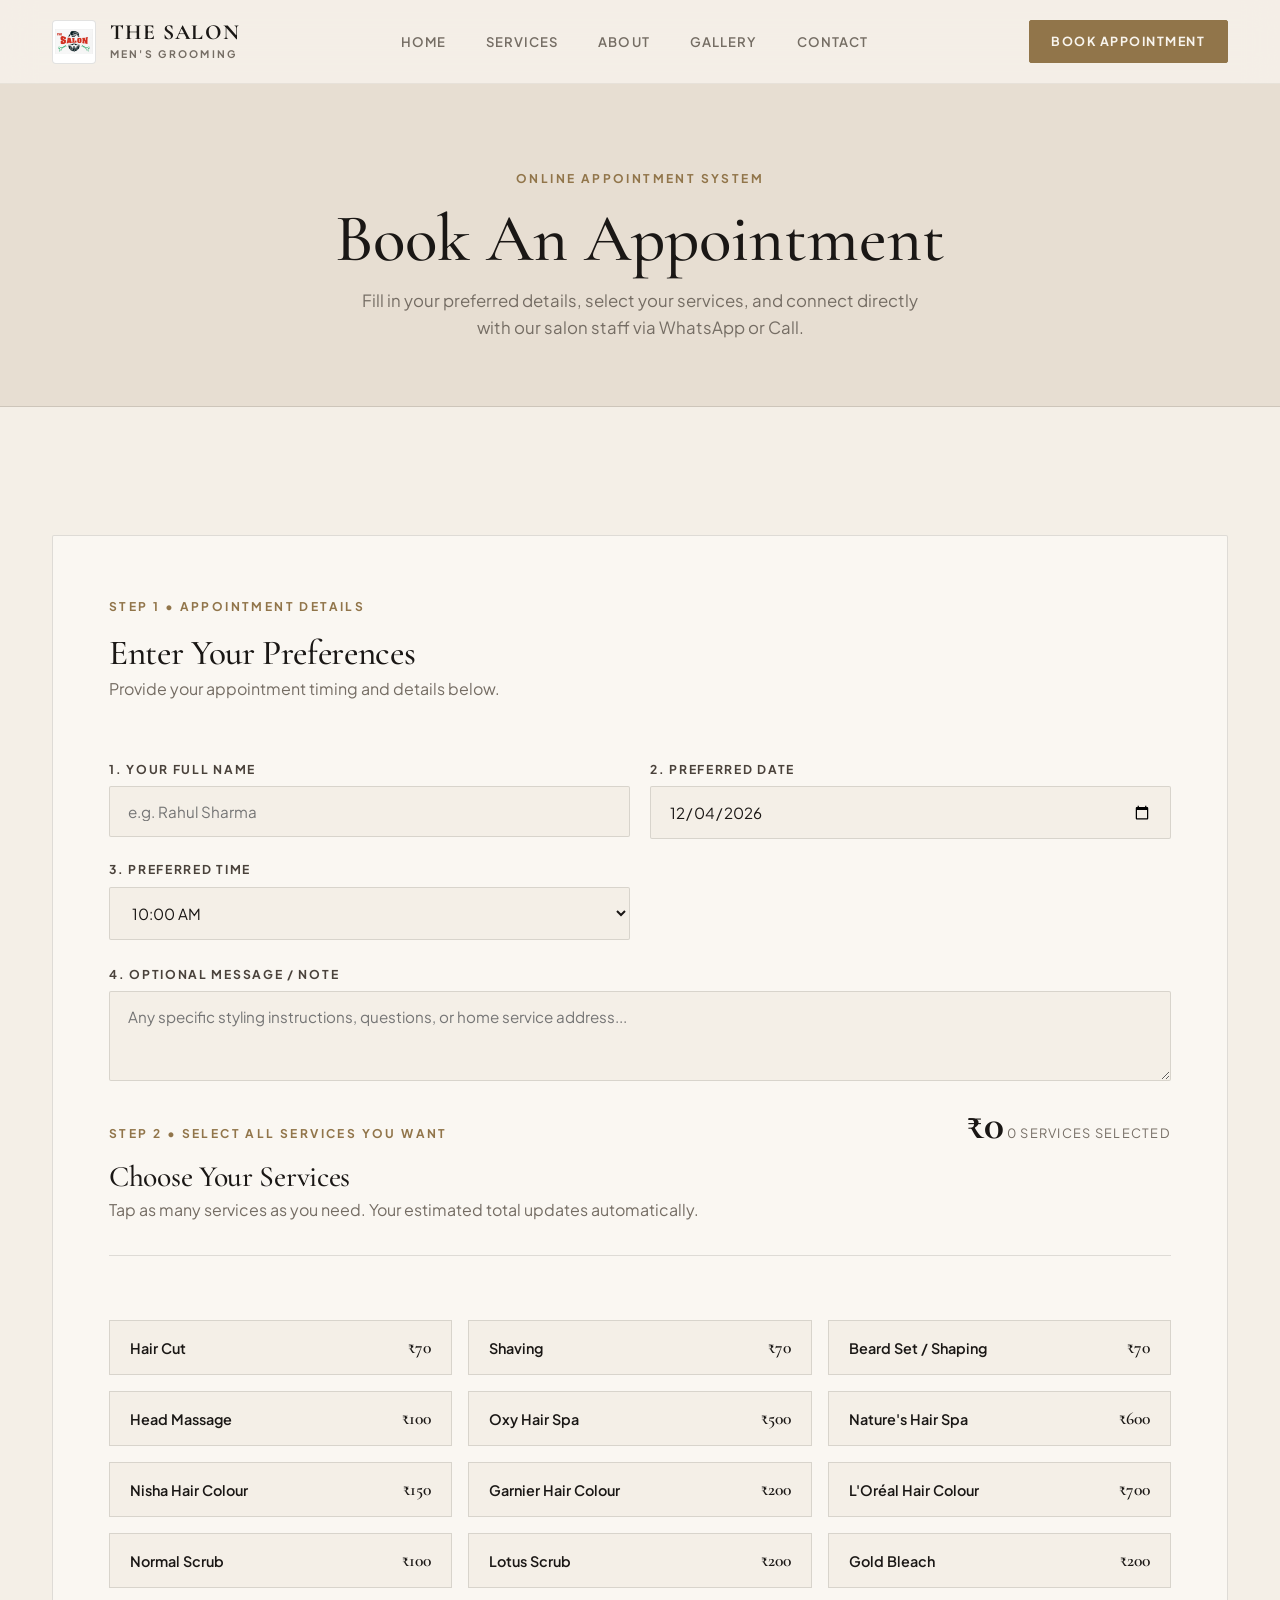
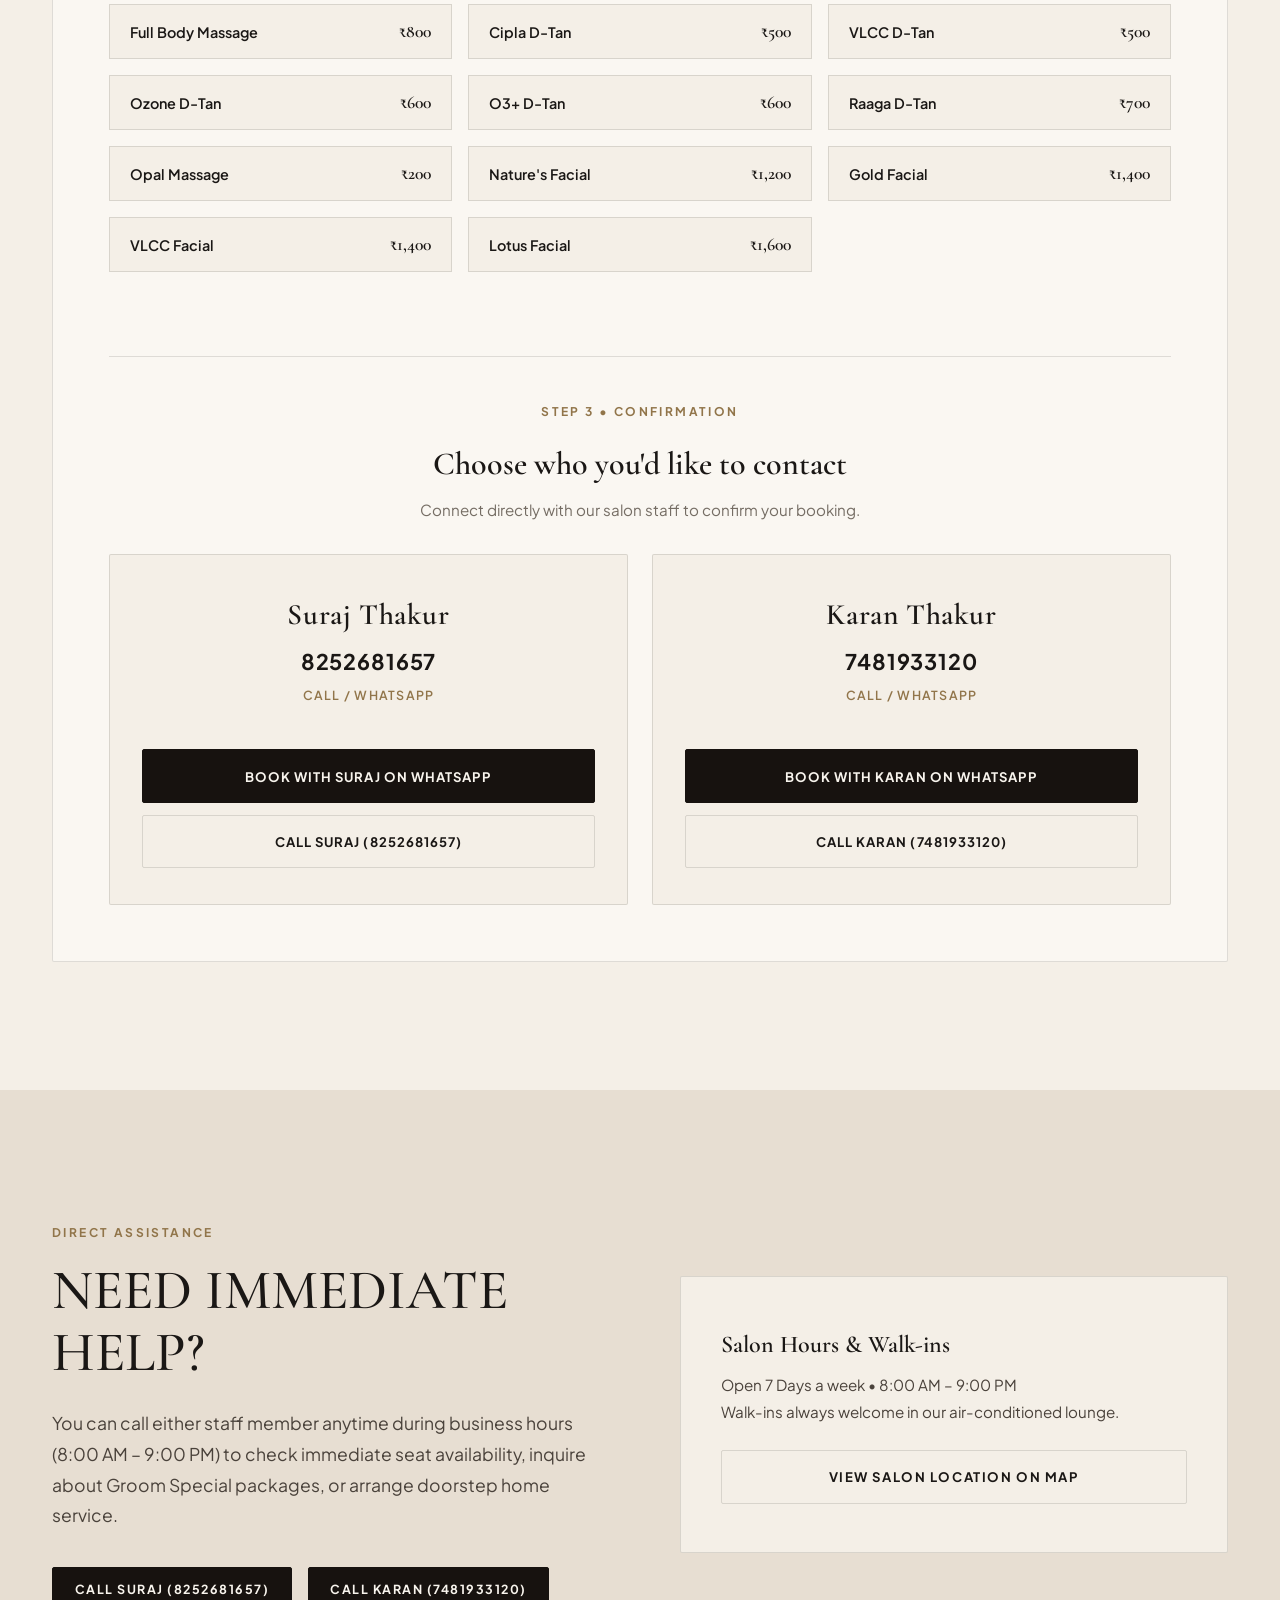
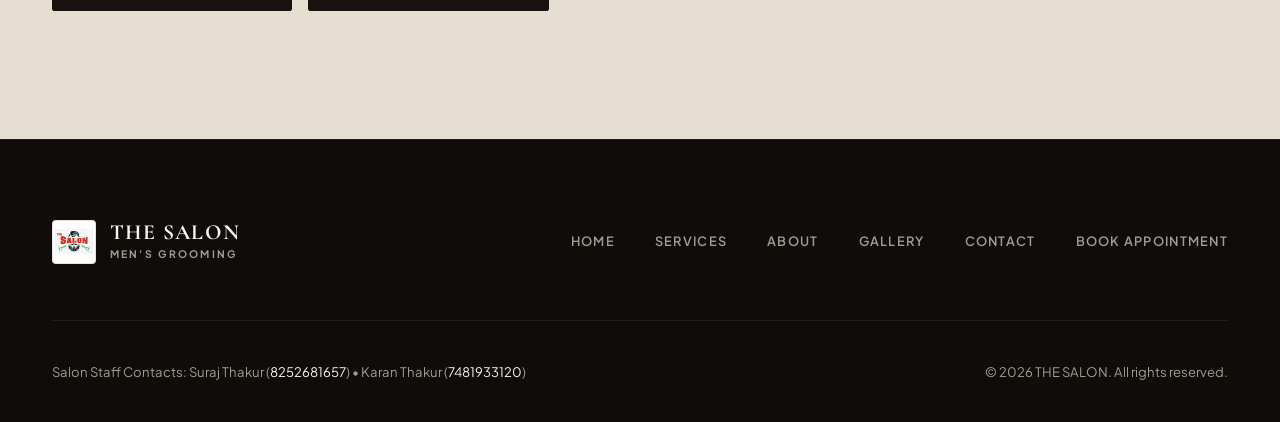
<file: book-appointment.html>
<!DOCTYPE html>
<html lang="en">
<head>
  <meta charset="UTF-8">
  <meta name="viewport" content="width=device-width, initial-scale=1.0">
  
  <!-- Primary Meta Tags -->
  <title>Book Appointment | THE SALON</title>
  <meta name="title" content="Book Appointment | THE SALON">
  <meta name="description" content="Book an appointment with THE SALON in Dighwara. Select your grooming services and contact staff members Suraj Thakur (8252681657) or Karan Thakur (7481933120) via WhatsApp or direct call.">
  <meta name="author" content="THE SALON">
  <meta name="theme-color" content="#F4EFE7">

  <!-- Favicon -->
  <link rel="icon" type="image/png" href="assets/images/logo.png">

  <!-- Google Fonts -->
  <link rel="preconnect" href="https://fonts.googleapis.com">
  <link rel="preconnect" href="https://fonts.gstatic.com" crossorigin>
  <link href="https://fonts.googleapis.com/css2?family=Cormorant+Garamond:ital,wght@0,400;0,500;0,600;0,700;1,400;1,600&family=Plus+Jakarta+Sans:wght@300;400;500;600;700;800&display=swap" rel="stylesheet">

  <!-- Stylesheet -->
  <link rel="stylesheet" href="assets/css/style.css">
</head>
<body>

  <!-- Minimal Sticky Header -->
  <header class="site-header" id="siteHeader">
    <div class="container header-container">
      <!-- Original Brand Logo -->
      <a href="index.html" class="brand-logo" aria-label="THE SALON Home">
        <div class="logo-frame">
          <img src="assets/images/logo.png" alt="THE SALON Logo" class="official-logo-img">
        </div>
        <div class="brand-text">
          <span class="brand-title">THE SALON</span>
          <span class="brand-tag">MEN'S GROOMING</span>
        </div>
      </a>

      <!-- Desktop Navigation -->
      <nav class="desktop-nav" aria-label="Main Navigation">
        <ul class="nav-links">
          <li><a href="index.html" class="nav-link">Home</a></li>
          <li><a href="services.html" class="nav-link">Services</a></li>
          <li><a href="about.html" class="nav-link">About</a></li>
          <li><a href="gallery.html" class="nav-link">Gallery</a></li>
          <li><a href="contact.html" class="nav-link">Contact</a></li>
        </ul>
      </nav>

      <!-- Header Action -->
      <div class="header-actions">
        <a href="book-appointment.html" class="btn btn-espresso btn-sm" style="background-color: var(--accent-champagne-dark); border-color: var(--accent-champagne-dark);">
          <span>Book Appointment</span>
        </a>
        <button class="mobile-toggle" id="mobileToggle" aria-label="Toggle navigation menu" aria-expanded="false">
          <span class="hamburger-line"></span>
          <span class="hamburger-line"></span>
          <span class="hamburger-line"></span>
        </button>
      </div>
    </div>

    <!-- Mobile Drawer -->
    <div class="mobile-drawer" id="mobileDrawer">
      <nav class="mobile-nav" aria-label="Mobile Navigation">
        <ul class="mobile-links">
          <li><a href="index.html" class="mobile-link">Home</a></li>
          <li><a href="services.html" class="mobile-link">Services & Pricing</a></li>
          <li><a href="about.html" class="mobile-link">About THE SALON</a></li>
          <li><a href="gallery.html" class="mobile-link">Gallery</a></li>
          <li><a href="contact.html" class="mobile-link">Location & Contact</a></li>
          <li><a href="book-appointment.html" class="mobile-link active">Book Appointment</a></li>
        </ul>
        <div class="mobile-drawer-footer">
          <div class="drawer-contact-info">
            <p class="drawer-staff-title">Salon Staff Contacts:</p>
            <p class="drawer-staff-row"><strong>Suraj Thakur:</strong> <a href="tel:8252681657">8252681657</a></p>
            <p class="drawer-staff-row"><strong>Karan Thakur:</strong> <a href="tel:7481933120">7481933120</a></p>
          </div>
          <a href="book-appointment.html" class="btn btn-espresso btn-block">
            Book Appointment
          </a>
        </div>
      </nav>
    </div>
  </header>

  <main>
    <!-- Page Header Banner -->
    <div class="page-header-banner">
      <div class="container">
        <span class="page-eyebrow">ONLINE APPOINTMENT SYSTEM</span>
        <h1 class="page-title">Book An Appointment</h1>
        <p class="page-subtitle">Fill in your preferred details, select your services, and connect directly with our salon staff via WhatsApp or Call.</p>
      </div>
    </div>

    <!-- Interactive Appointment & Booking Section -->
    <section class="customizer-minimal-section">
      <div class="container">
        <div class="customizer-box-clean">
          
          <!-- Step 1: Appointment Details Form -->
          <div class="booking-form-wrap">
            <div class="section-header-editorial" style="margin-bottom: 2rem;">
              <span class="eyebrow-tag">STEP 1 &bull; APPOINTMENT DETAILS</span>
              <h2 class="section-title-editorial" style="font-size: 2.2rem; margin-bottom: 0.25rem;">Enter Your Preferences</h2>
              <p class="text-muted">Provide your appointment timing and details below.</p>
            </div>

            <div class="form-grid-2col">
              <!-- Name Field -->
              <div class="form-group">
                <label for="custName" class="form-label">1. Your Full Name</label>
                <input type="text" id="custName" class="form-input" placeholder="e.g. Rahul Sharma" autocomplete="name">
              </div>

              <!-- Preferred Date Field -->
              <div class="form-group">
                <label for="prefDate" class="form-label">2. Preferred Date</label>
                <input type="date" id="prefDate" class="form-input">
              </div>

              <!-- Preferred Time Slot -->
              <div class="form-group">
                <label for="prefTime" class="form-label">3. Preferred Time</label>
                <select id="prefTime" class="form-select">
                  <option value="08:00 AM">08:00 AM (Opening)</option>
                  <option value="09:00 AM">09:00 AM</option>
                  <option value="10:00 AM" selected>10:00 AM</option>
                  <option value="11:00 AM">11:00 AM</option>
                  <option value="12:00 PM">12:00 PM</option>
                  <option value="01:00 PM">01:00 PM</option>
                  <option value="02:00 PM">02:00 PM</option>
                  <option value="03:00 PM">03:00 PM</option>
                  <option value="04:00 PM">04:00 PM</option>
                  <option value="05:00 PM">05:00 PM</option>
                  <option value="06:00 PM">06:00 PM</option>
                  <option value="07:00 PM">07:00 PM</option>
                  <option value="08:00 PM">08:00 PM</option>
                  <option value="Flexible / Next Available Slot">Flexible / Next Available Slot</option>
                </select>
              </div>
            </div>

            <!-- Optional Message -->
            <div class="form-group">
              <label for="custMessage" class="form-label">4. Optional Message / Note</label>
              <textarea id="custMessage" class="form-textarea" placeholder="Any specific styling instructions, questions, or home service address..."></textarea>
            </div>

            <!-- Step 2: Multi-Service Selection -->
            <div class="customizer-clean-header">
              <div>
                <span class="eyebrow-tag">STEP 2 &bull; SELECT ALL SERVICES YOU WANT</span>
                <h3 class="section-title-editorial" style="font-size: 1.85rem; margin-bottom: 0.25rem;">Choose Your Services</h3>
                <p class="text-muted">Tap as many services as you need. Your estimated total updates automatically.</p>
              </div>
              <div class="customizer-sum-wrap">
                <span class="customizer-sum-amount" id="totalAmount">₹0</span>
                <span class="customizer-sum-label" id="selectedCount">0 services selected</span>
              </div>
            </div>

            <!-- Interactive Grid Populated by JavaScript -->
            <div class="customizer-grid-clean" id="customizerGrid"></div>
          </div>

          <!-- Step 3: Equal Staff Selection -->
          <div class="staff-selection-section">
            <div class="staff-selection-header">
              <span class="eyebrow-tag">STEP 3 &bull; CONFIRMATION</span>
              <h3 class="staff-selection-title">Choose who you'd like to contact</h3>
              <p class="staff-selection-desc">Connect directly with our salon staff to confirm your booking.</p>
            </div>

            <div class="staff-cards-grid">
              
              <!-- Option 1: Suraj Thakur -->
              <div class="staff-contact-card">
                <div class="staff-card-header">
                  <h4 class="staff-name">Suraj Thakur</h4>
                  <a href="tel:8252681657" class="staff-phone-link">8252681657</a>
                  <span class="staff-role-tag">Call / WhatsApp</span>
                </div>
                <div class="staff-actions-row">
                  <a href="https://wa.me/918252681657" id="surajWaBtn" target="_blank" rel="noopener noreferrer" class="btn btn-staff-wa">
                    <span>Book with Suraj on WhatsApp</span>
                  </a>
                  <a href="tel:8252681657" id="surajCallBtn" class="btn btn-staff-call">
                    <span>Call Suraj (8252681657)</span>
                  </a>
                </div>
              </div>

              <!-- Option 2: Karan Thakur -->
              <div class="staff-contact-card">
                <div class="staff-card-header">
                  <h4 class="staff-name">Karan Thakur</h4>
                  <a href="tel:7481933120" class="staff-phone-link">7481933120</a>
                  <span class="staff-role-tag">Call / WhatsApp</span>
                </div>
                <div class="staff-actions-row">
                  <a href="https://wa.me/917481933120" id="karanWaBtn" target="_blank" rel="noopener noreferrer" class="btn btn-staff-wa">
                    <span>Book with Karan on WhatsApp</span>
                  </a>
                  <a href="tel:7481933120" id="karanCallBtn" class="btn btn-staff-call">
                    <span>Call Karan (7481933120)</span>
                  </a>
                </div>
              </div>

            </div>
          </div>

        </div>
      </div>
    </section>

    <!-- Alternative Direct Assistance Section -->
    <section class="home-service-editorial-section" style="background-color: var(--bg-secondary);">
      <div class="container">
        <div class="home-service-split-grid">
          <div class="home-service-text-col">
            <span class="eyebrow-tag">DIRECT ASSISTANCE</span>
            <h2 class="home-service-title">Need Immediate Help?</h2>
            <p class="home-service-desc">
              You can call either staff member anytime during business hours (8:00 AM – 9:00 PM) to check immediate seat availability, inquire about Groom Special packages, or arrange doorstep home service.
            </p>
            <div class="contact-buttons-row">
              <a href="tel:8252681657" class="btn btn-espresso btn-sm">
                <span>Call Suraj (8252681657)</span>
              </a>
              <a href="tel:7481933120" class="btn btn-espresso btn-sm">
                <span>Call Karan (7481933120)</span>
              </a>
            </div>
          </div>

          <div class="home-service-action-col">
            <div class="home-service-tile-callout" style="background-color: var(--bg-primary);">
              <h3 class="callout-title">Salon Hours & Walk-ins</h3>
              <p class="about-body-text" style="font-size: 0.95rem; margin-bottom: 1.5rem;">
                Open 7 Days a week &bull; 8:00 AM – 9:00 PM<br>
                Walk-ins always welcome in our air-conditioned lounge.
              </p>
              <a href="contact.html" class="btn btn-outline btn-block">
                <span>View Salon Location on Map</span>
              </a>
            </div>
          </div>
        </div>
      </div>
    </section>
  </main>

  <!-- Minimal Footer -->
  <footer class="site-footer-minimal">
    <div class="container">
      <div class="footer-top-row">
        <div class="brand-logo">
          <div class="logo-frame">
            <img src="assets/images/logo.png" alt="THE SALON Logo" class="official-logo-img">
          </div>
          <div class="brand-text">
            <span class="brand-title" style="color: var(--text-light);">THE SALON</span>
            <span class="brand-tag" style="color: var(--text-light-muted);">MEN'S GROOMING</span>
          </div>
        </div>

        <div class="footer-links-row">
          <a href="index.html">Home</a>
          <a href="services.html">Services</a>
          <a href="about.html">About</a>
          <a href="gallery.html">Gallery</a>
          <a href="contact.html">Contact</a>
          <a href="book-appointment.html">Book Appointment</a>
        </div>
      </div>

      <div class="footer-bottom-row">
        <span>Salon Staff Contacts: Suraj Thakur (<a href="tel:8252681657" style="color: var(--text-light);">8252681657</a>) &bull; Karan Thakur (<a href="tel:7481933120" style="color: var(--text-light);">7481933120</a>)</span>
        <span>&copy; 2026 THE SALON. All rights reserved.</span>
      </div>
    </div>
  </footer>

  <!-- Mobile Sticky Bar -->
  <div class="mobile-sticky-bar" id="mobileStickyBar" aria-label="Quick Mobile Actions">
    <div class="mobile-bar-content">
      <a href="tel:8252681657" class="mobile-bar-btn btn-mobile-call">
        <span>Call Suraj</span>
      </a>
      <a href="tel:7481933120" class="mobile-bar-btn btn-mobile-call">
        <span>Call Karan</span>
      </a>
      <a href="https://wa.me/918252681657" id="mobileBookingWaBtn" target="_blank" rel="noopener noreferrer" class="mobile-bar-btn btn-mobile-wa">
        <span>Book on WhatsApp</span>
      </a>
    </div>
  </div>

  <!-- JavaScript -->
  <script src="assets/js/main.js"></script>
</body>
</html>
</file>
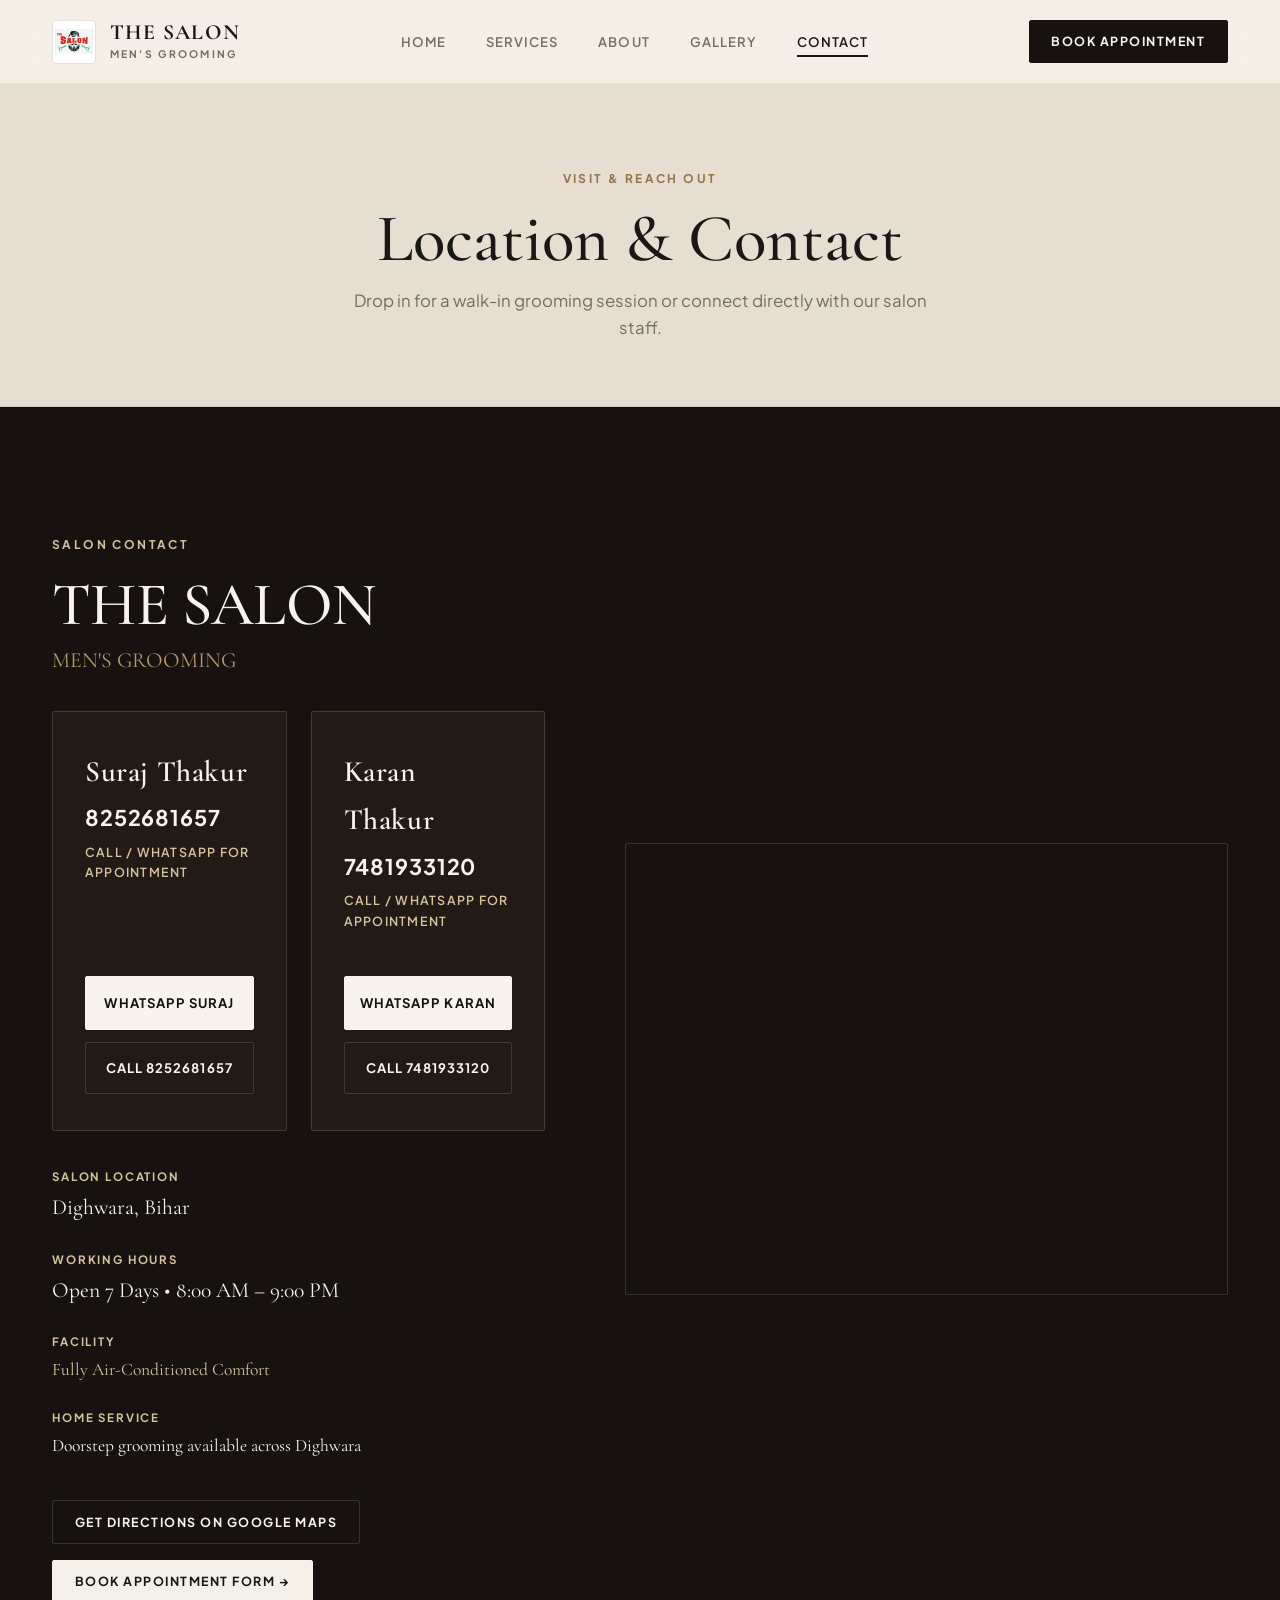
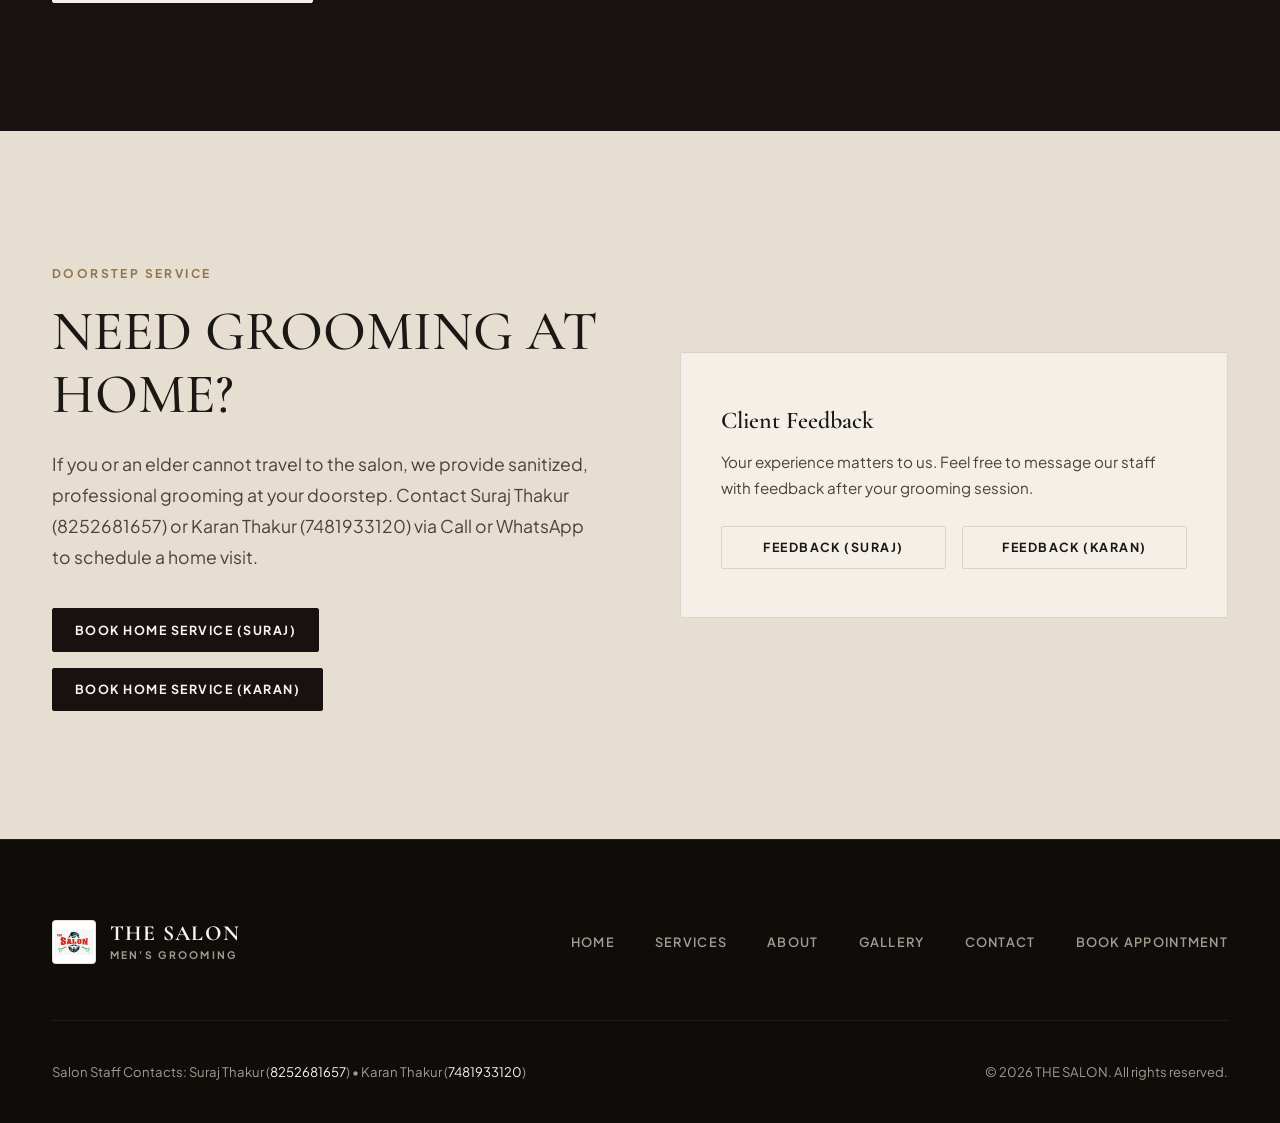
<file: contact.html>
<!DOCTYPE html>
<html lang="en">
<head>
  <meta charset="UTF-8">
  <meta name="viewport" content="width=device-width, initial-scale=1.0">
  
  <!-- Primary Meta Tags -->
  <title>Location & Contact | THE SALON</title>
  <meta name="title" content="Location & Contact | THE SALON">
  <meta name="description" content="Find THE SALON in Dighwara, Bihar. Contact salon staff Suraj Thakur (8252681657) or Karan Thakur (7481933120) for appointments and doorstep home service. Open daily 8 AM - 9 PM.">
  <meta name="author" content="THE SALON">
  <meta name="theme-color" content="#F4EFE7">

  <!-- Favicon -->
  <link rel="icon" type="image/png" href="assets/images/logo.png">

  <!-- Google Fonts -->
  <link rel="preconnect" href="https://fonts.googleapis.com">
  <link rel="preconnect" href="https://fonts.gstatic.com" crossorigin>
  <link href="https://fonts.googleapis.com/css2?family=Cormorant+Garamond:ital,wght@0,400;0,500;0,600;0,700;1,400;1,600&family=Plus+Jakarta+Sans:wght@300;400;500;600;700;800&display=swap" rel="stylesheet">

  <!-- Stylesheet -->
  <link rel="stylesheet" href="assets/css/style.css">
</head>
<body>

  <!-- Minimal Sticky Header -->
  <header class="site-header" id="siteHeader">
    <div class="container header-container">
      <!-- Original Brand Logo -->
      <a href="index.html" class="brand-logo" aria-label="THE SALON Home">
        <div class="logo-frame">
          <img src="assets/images/logo.png" alt="THE SALON Logo" class="official-logo-img">
        </div>
        <div class="brand-text">
          <span class="brand-title">THE SALON</span>
          <span class="brand-tag">MEN'S GROOMING</span>
        </div>
      </a>

      <!-- Desktop Navigation -->
      <nav class="desktop-nav" aria-label="Main Navigation">
        <ul class="nav-links">
          <li><a href="index.html" class="nav-link">Home</a></li>
          <li><a href="services.html" class="nav-link">Services</a></li>
          <li><a href="about.html" class="nav-link">About</a></li>
          <li><a href="gallery.html" class="nav-link">Gallery</a></li>
          <li><a href="contact.html" class="nav-link active">Contact</a></li>
        </ul>
      </nav>

      <!-- Header Action -->
      <div class="header-actions">
        <a href="book-appointment.html" class="btn btn-espresso btn-sm">
          <span>Book Appointment</span>
        </a>
        <button class="mobile-toggle" id="mobileToggle" aria-label="Toggle navigation menu" aria-expanded="false">
          <span class="hamburger-line"></span>
          <span class="hamburger-line"></span>
          <span class="hamburger-line"></span>
        </button>
      </div>
    </div>

    <!-- Mobile Drawer -->
    <div class="mobile-drawer" id="mobileDrawer">
      <nav class="mobile-nav" aria-label="Mobile Navigation">
        <ul class="mobile-links">
          <li><a href="index.html" class="mobile-link">Home</a></li>
          <li><a href="services.html" class="mobile-link">Services & Pricing</a></li>
          <li><a href="about.html" class="mobile-link">About THE SALON</a></li>
          <li><a href="gallery.html" class="mobile-link">Gallery</a></li>
          <li><a href="contact.html" class="mobile-link active">Location & Contact</a></li>
          <li><a href="book-appointment.html" class="mobile-link">Book Appointment</a></li>
        </ul>
        <div class="mobile-drawer-footer">
          <div class="drawer-contact-info">
            <p class="drawer-staff-title">Salon Staff Contacts:</p>
            <p class="drawer-staff-row"><strong>Suraj Thakur:</strong> <a href="tel:8252681657">8252681657</a></p>
            <p class="drawer-staff-row"><strong>Karan Thakur:</strong> <a href="tel:7481933120">7481933120</a></p>
          </div>
          <a href="book-appointment.html" class="btn btn-espresso btn-block">
            Book Appointment
          </a>
        </div>
      </nav>
    </div>
  </header>

  <main>
    <!-- Page Header Banner -->
    <div class="page-header-banner">
      <div class="container">
        <span class="page-eyebrow">VISIT & REACH OUT</span>
        <h1 class="page-title">Location & Contact</h1>
        <p class="page-subtitle">Drop in for a walk-in grooming session or connect directly with our salon staff.</p>
      </div>
    </div>

    <!-- Contact & Map Split Section -->
    <section class="location-contact-section">
      <div class="container">
        <div class="location-split-grid">
          <!-- Left Info Column -->
          <div class="location-info-col">
            <span class="eyebrow-tag light">SALON CONTACT</span>
            <h2 class="section-title-editorial light" style="margin-bottom: 0.25rem;">THE SALON</h2>
            <p class="text-champagne font-serif" style="font-size: 1.35rem; margin-bottom: 2rem;">MEN'S GROOMING</p>

            <!-- Dual Equal Staff Cards -->
            <div class="staff-cards-grid dark-theme" style="margin-bottom: 2.25rem;">
              <!-- Staff 1: Suraj Thakur -->
              <div class="staff-contact-card">
                <div class="staff-card-header">
                  <h3 class="staff-name">Suraj Thakur</h3>
                  <a href="tel:8252681657" class="staff-phone-link">8252681657</a>
                  <span class="staff-role-tag">Call / WhatsApp for Appointment</span>
                </div>
                <div class="staff-actions-row">
                  <a href="https://wa.me/918252681657?text=Hello%20THE%20SALON%20%F0%9F%91%8B%2C%20I%20would%20like%20to%20book%20an%20appointment." target="_blank" rel="noopener noreferrer" class="btn btn-staff-wa">
                    <span>WhatsApp Suraj</span>
                  </a>
                  <a href="tel:8252681657" class="btn btn-staff-call">
                    <span>Call 8252681657</span>
                  </a>
                </div>
              </div>

              <!-- Staff 2: Karan Thakur -->
              <div class="staff-contact-card">
                <div class="staff-card-header">
                  <h3 class="staff-name">Karan Thakur</h3>
                  <a href="tel:7481933120" class="staff-phone-link">7481933120</a>
                  <span class="staff-role-tag">Call / WhatsApp for Appointment</span>
                </div>
                <div class="staff-actions-row">
                  <a href="https://wa.me/917481933120?text=Hello%20THE%20SALON%20%F0%9F%91%8B%2C%20I%20would%20like%20to%20book%20an%20appointment." target="_blank" rel="noopener noreferrer" class="btn btn-staff-wa">
                    <span>WhatsApp Karan</span>
                  </a>
                  <a href="tel:7481933120" class="btn btn-staff-call">
                    <span>Call 7481933120</span>
                  </a>
                </div>
              </div>
            </div>

            <div class="contact-meta-list">
              <div class="contact-meta-row">
                <span class="meta-label">Salon Location</span>
                <span class="meta-val">Dighwara, Bihar</span>
              </div>

              <div class="contact-meta-row">
                <span class="meta-label">Working Hours</span>
                <span class="meta-val">Open 7 Days &bull; 8:00 AM – 9:00 PM</span>
              </div>

              <div class="contact-meta-row">
                <span class="meta-label">Facility</span>
                <span class="meta-val" style="font-size: 1.1rem; color: var(--accent-champagne-light);">Fully Air-Conditioned Comfort</span>
              </div>

              <div class="contact-meta-row">
                <span class="meta-label">Home Service</span>
                <span class="meta-val" style="font-size: 1.1rem;">Doorstep grooming available across Dighwara</span>
              </div>
            </div>

            <div class="contact-buttons-row">
              <a href="https://maps.app.goo.gl/Ucn1unvQoqRCXDtw5?g_st=ac" target="_blank" rel="noopener noreferrer" class="btn btn-outline-light btn-sm">
                <span>Get Directions on Google Maps</span>
              </a>
              <a href="book-appointment.html" class="btn btn-ivory btn-sm">
                <span>Book Appointment Form &rarr;</span>
              </a>
            </div>
          </div>

          <!-- Right Map Frame -->
          <div class="location-map-col">
            <iframe 
              src="https://www.google.com/maps/embed?pb=!1m18!1m12!1m3!1d14378.697475143327!2d85.0069351!3d25.7483015!2m3!1f0!2f0!3f0!3m2!1i1024!2i768!4f13.1!3m3!1m2!1s0x39ed57f12e12e093%3A0x6b8b0e85ff7df7c!2sDighwara%2C%20Bihar!5e0!3m2!1sen!2sin!4v1700000000000!5m2!1sen!2sin" 
              allowfullscreen="" 
              loading="lazy" 
              referrerpolicy="no-referrer-when-downgrade"
              title="THE SALON Location Map">
            </iframe>
          </div>
        </div>
      </div>
    </section>

    <!-- Additional Home Service & Feedback Section -->
    <section class="home-service-editorial-section">
      <div class="container">
        <div class="home-service-split-grid">
          <div class="home-service-text-col">
            <span class="eyebrow-tag">DOORSTEP SERVICE</span>
            <h2 class="home-service-title">Need Grooming At Home?</h2>
            <p class="home-service-desc">
              If you or an elder cannot travel to the salon, we provide sanitized, professional grooming at your doorstep. Contact Suraj Thakur (8252681657) or Karan Thakur (7481933120) via Call or WhatsApp to schedule a home visit.
            </p>
            <div class="contact-buttons-row">
              <a href="https://wa.me/918252681657?text=Hello%20THE%20SALON%20%F0%9F%91%8B%2C%20I%20would%20like%20to%20book%20a%20home%20service." target="_blank" rel="noopener noreferrer" class="btn btn-espresso btn-sm">
                <span>Book Home Service (Suraj)</span>
              </a>
              <a href="https://wa.me/917481933120?text=Hello%20THE%20SALON%20%F0%9F%91%8B%2C%20I%20would%20like%20to%20book%20a%20home%20service." target="_blank" rel="noopener noreferrer" class="btn btn-espresso btn-sm">
                <span>Book Home Service (Karan)</span>
              </a>
            </div>
          </div>

          <div class="home-service-action-col">
            <div class="home-service-tile-callout">
              <h3 class="callout-title">Client Feedback</h3>
              <p class="about-body-text" style="font-size: 0.95rem; margin-bottom: 1.5rem;">
                Your experience matters to us. Feel free to message our staff with feedback after your grooming session.
              </p>
              <div class="contact-buttons-row">
                <a href="https://wa.me/918252681657?text=Hello%20THE%20SALON%2C%20I%20would%20like%20to%20share%20my%20feedback." target="_blank" rel="noopener noreferrer" class="btn btn-outline btn-sm" style="flex: 1;">
                  <span>Feedback (Suraj)</span>
                </a>
                <a href="https://wa.me/917481933120?text=Hello%20THE%20SALON%2C%20I%20would%20like%20to%20share%20my%20feedback." target="_blank" rel="noopener noreferrer" class="btn btn-outline btn-sm" style="flex: 1;">
                  <span>Feedback (Karan)</span>
                </a>
              </div>
            </div>
          </div>
        </div>
      </div>
    </section>
  </main>

  <!-- Minimal Footer -->
  <footer class="site-footer-minimal">
    <div class="container">
      <div class="footer-top-row">
        <div class="brand-logo">
          <div class="logo-frame">
            <img src="assets/images/logo.png" alt="THE SALON Logo" class="official-logo-img">
          </div>
          <div class="brand-text">
            <span class="brand-title" style="color: var(--text-light);">THE SALON</span>
            <span class="brand-tag" style="color: var(--text-light-muted);">MEN'S GROOMING</span>
          </div>
        </div>

        <div class="footer-links-row">
          <a href="index.html">Home</a>
          <a href="services.html">Services</a>
          <a href="about.html">About</a>
          <a href="gallery.html">Gallery</a>
          <a href="contact.html">Contact</a>
          <a href="book-appointment.html">Book Appointment</a>
        </div>
      </div>

      <div class="footer-bottom-row">
        <span>Salon Staff Contacts: Suraj Thakur (<a href="tel:8252681657" style="color: var(--text-light);">8252681657</a>) &bull; Karan Thakur (<a href="tel:7481933120" style="color: var(--text-light);">7481933120</a>)</span>
        <span>&copy; 2026 THE SALON. All rights reserved.</span>
      </div>
    </div>
  </footer>

  <!-- Mobile Sticky Bar -->
  <div class="mobile-sticky-bar" id="mobileStickyBar" aria-label="Quick Mobile Actions">
    <div class="mobile-bar-content">
      <a href="tel:8252681657" class="mobile-bar-btn btn-mobile-call">
        <span>Call Suraj</span>
      </a>
      <a href="tel:7481933120" class="mobile-bar-btn btn-mobile-call">
        <span>Call Karan</span>
      </a>
      <a href="book-appointment.html" class="mobile-bar-btn btn-mobile-wa">
        <span>Book on WhatsApp</span>
      </a>
    </div>
  </div>

  <!-- JavaScript -->
  <script src="assets/js/main.js"></script>
</body>
</html>
</file>
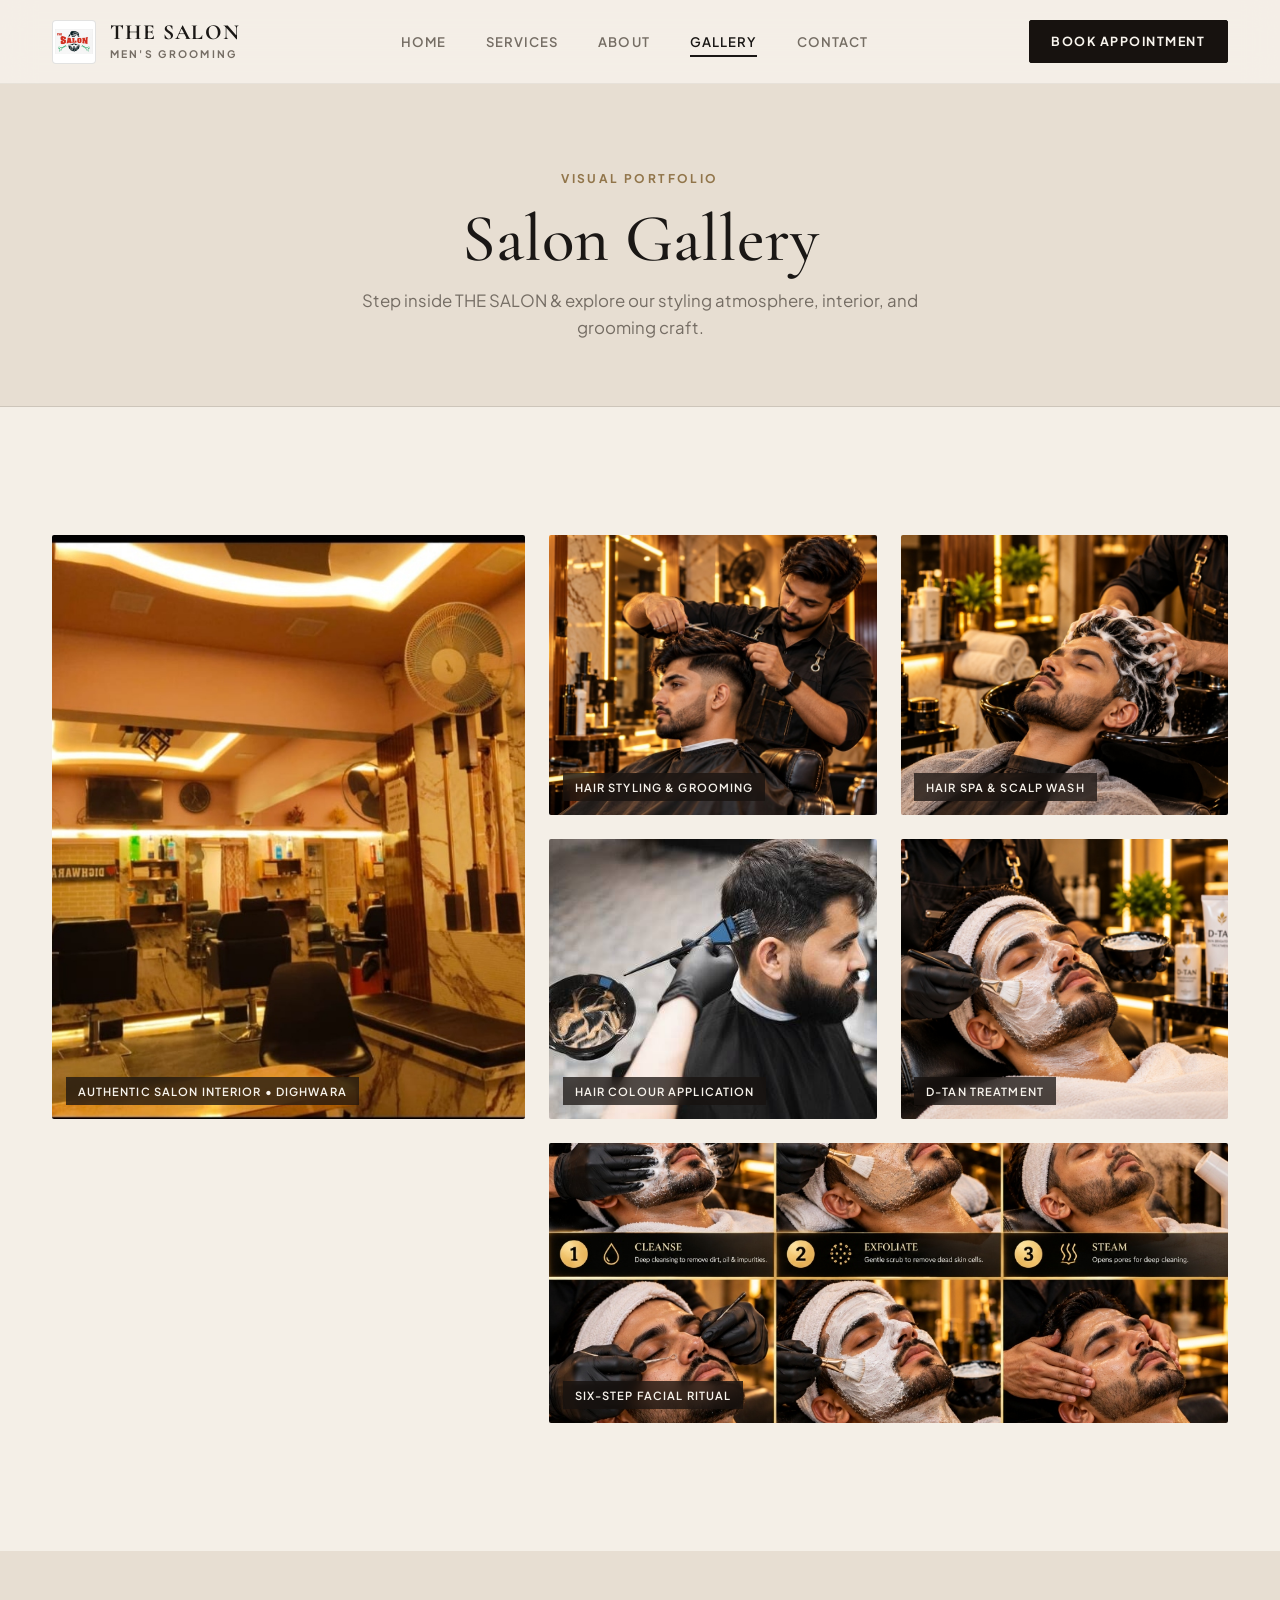
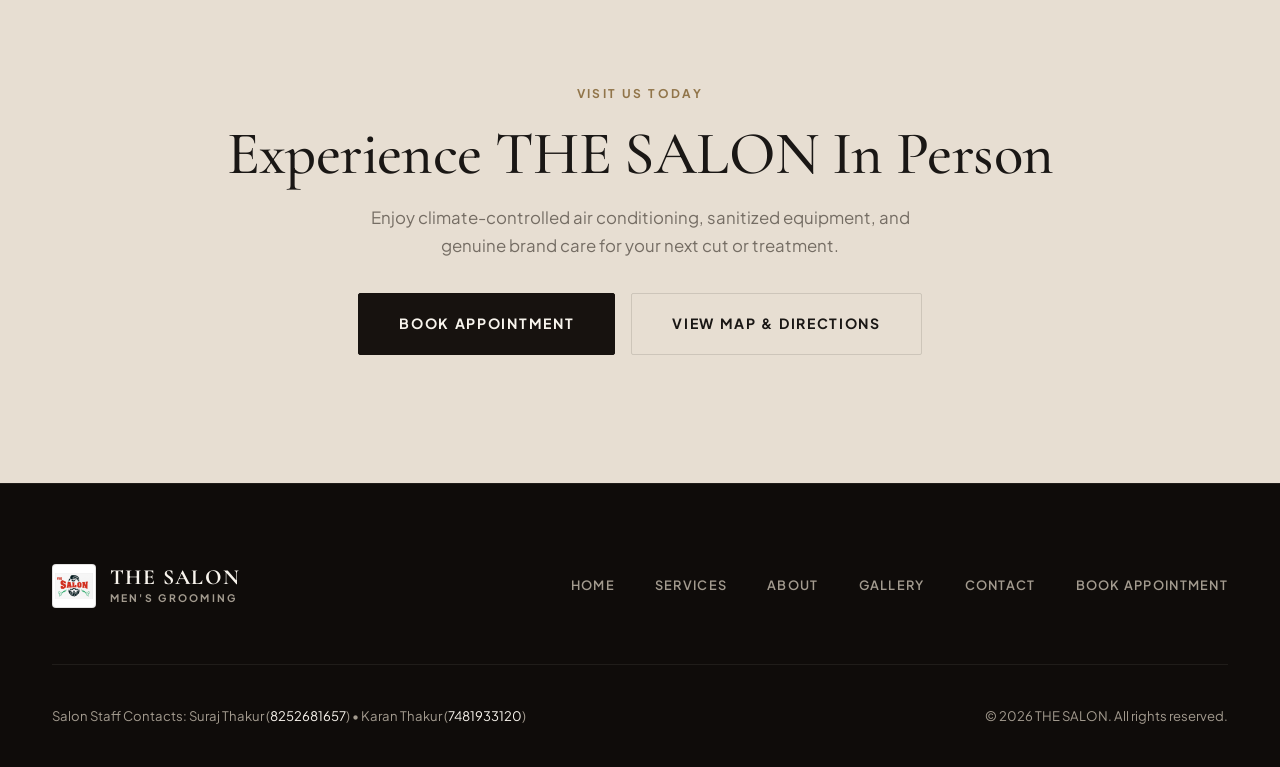
<file: gallery.html>
<!DOCTYPE html>
<html lang="en">
<head>
  <meta charset="UTF-8">
  <meta name="viewport" content="width=device-width, initial-scale=1.0">
  
  <!-- Primary Meta Tags -->
  <title>Gallery & Atmosphere | THE SALON</title>
  <meta name="title" content="Gallery & Atmosphere | THE SALON">
  <meta name="description" content="Explore photos of THE SALON in Dighwara — featuring our modern styling stations, comfortable air-conditioned interior, haircutting craft, and skincare rituals.">
  <meta name="author" content="THE SALON">
  <meta name="theme-color" content="#F4EFE7">

  <!-- Favicon -->
  <link rel="icon" type="image/png" href="assets/images/logo.png">

  <!-- Google Fonts -->
  <link rel="preconnect" href="https://fonts.googleapis.com">
  <link rel="preconnect" href="https://fonts.gstatic.com" crossorigin>
  <link href="https://fonts.googleapis.com/css2?family=Cormorant+Garamond:ital,wght@0,400;0,500;0,600;0,700;1,400;1,600&family=Plus+Jakarta+Sans:wght@300;400;500;600;700;800&display=swap" rel="stylesheet">

  <!-- Stylesheet -->
  <link rel="stylesheet" href="assets/css/style.css">
</head>
<body>

  <!-- Minimal Sticky Header -->
  <header class="site-header" id="siteHeader">
    <div class="container header-container">
      <!-- Original Brand Logo -->
      <a href="index.html" class="brand-logo" aria-label="THE SALON Home">
        <div class="logo-frame">
          <img src="assets/images/logo.png" alt="THE SALON Logo" class="official-logo-img">
        </div>
        <div class="brand-text">
          <span class="brand-title">THE SALON</span>
          <span class="brand-tag">MEN'S GROOMING</span>
        </div>
      </a>

      <!-- Desktop Navigation -->
      <nav class="desktop-nav" aria-label="Main Navigation">
        <ul class="nav-links">
          <li><a href="index.html" class="nav-link">Home</a></li>
          <li><a href="services.html" class="nav-link">Services</a></li>
          <li><a href="about.html" class="nav-link">About</a></li>
          <li><a href="gallery.html" class="nav-link active">Gallery</a></li>
          <li><a href="contact.html" class="nav-link">Contact</a></li>
        </ul>
      </nav>

      <!-- Header Action -->
      <div class="header-actions">
        <a href="book-appointment.html" class="btn btn-espresso btn-sm">
          <span>Book Appointment</span>
        </a>
        <button class="mobile-toggle" id="mobileToggle" aria-label="Toggle navigation menu" aria-expanded="false">
          <span class="hamburger-line"></span>
          <span class="hamburger-line"></span>
          <span class="hamburger-line"></span>
        </button>
      </div>
    </div>

    <!-- Mobile Drawer -->
    <div class="mobile-drawer" id="mobileDrawer">
      <nav class="mobile-nav" aria-label="Mobile Navigation">
        <ul class="mobile-links">
          <li><a href="index.html" class="mobile-link">Home</a></li>
          <li><a href="services.html" class="mobile-link">Services & Pricing</a></li>
          <li><a href="about.html" class="mobile-link">About THE SALON</a></li>
          <li><a href="gallery.html" class="mobile-link active">Gallery</a></li>
          <li><a href="contact.html" class="mobile-link">Location & Contact</a></li>
          <li><a href="book-appointment.html" class="mobile-link">Book Appointment</a></li>
        </ul>
        <div class="mobile-drawer-footer">
          <div class="drawer-contact-info">
            <p class="drawer-staff-title">Salon Staff Contacts:</p>
            <p class="drawer-staff-row"><strong>Suraj Thakur:</strong> <a href="tel:8252681657">8252681657</a></p>
            <p class="drawer-staff-row"><strong>Karan Thakur:</strong> <a href="tel:7481933120">7481933120</a></p>
          </div>
          <a href="book-appointment.html" class="btn btn-espresso btn-block">
            Book Appointment
          </a>
        </div>
      </nav>
    </div>
  </header>

  <main>
    <!-- Page Header Banner -->
    <div class="page-header-banner">
      <div class="container">
        <span class="page-eyebrow">VISUAL PORTFOLIO</span>
        <h1 class="page-title">Salon Gallery</h1>
        <p class="page-subtitle">Step inside THE SALON & explore our styling atmosphere, interior, and grooming craft.</p>
      </div>
    </div>

    <!-- Full Editorial Gallery Grid -->
    <section class="salon-gallery-section" style="background-color: var(--bg-primary);">
      <div class="container">
        <div class="gallery-masonry-grid gallery-page-grid">
          <!-- Tall Real Interior Main Photo -->
          <div class="gallery-tile tall">
            <img src="assets/images/interior.jpg" alt="THE SALON main styling floor and waiting lounge in Dighwara" class="gallery-img-full" loading="lazy">
            <span class="gallery-tag-bottom">Authentic Salon Interior &bull; Dighwara</span>
          </div>

          <!-- Cut Photo -->
          <div class="gallery-tile">
            <img src="assets/images/service-haircut.jpg" alt="Precision haircutting and beard grooming" class="gallery-img-full" loading="lazy">
            <span class="gallery-tag-bottom">Hair Styling & Grooming</span>
          </div>

          <!-- Spa Wash Photo -->
          <div class="gallery-tile">
            <img src="assets/images/service-spa.jpg" alt="Relaxing scalp wash and hair spa therapy" class="gallery-img-full" loading="lazy">
            <span class="gallery-tag-bottom">Hair Spa & Scalp Wash</span>
          </div>

          <!-- Colour Photo -->
          <div class="gallery-tile">
            <img src="assets/images/service-colour.jpg" alt="Professional hair colouring treatment" class="gallery-img-full" loading="lazy">
            <span class="gallery-tag-bottom">Hair Colour Application</span>
          </div>

          <!-- Skincare D-Tan Photo -->
          <div class="gallery-tile">
            <img src="assets/images/service-dtan.jpg" alt="D-Tan and skincare therapy" class="gallery-img-full" loading="lazy">
            <span class="gallery-tag-bottom">D-Tan Treatment</span>
          </div>

          <!-- 6-Step Facial Guide Photo (Spans 2 columns on bottom row) -->
          <div class="gallery-tile wide">
            <img src="assets/images/facial-steps.jpg" alt="Six-step facial skincare process at THE SALON" class="gallery-img-full" loading="lazy">
            <span class="gallery-tag-bottom">Six-Step Facial Ritual</span>
          </div>
        </div>
      </div>
    </section>

    <!-- Trust Strip & Booking Callout -->
    <section class="home-service-editorial-section" style="background-color: var(--bg-secondary);">
      <div class="container text-center">
        <span class="eyebrow-tag">VISIT US TODAY</span>
        <h2 class="section-title-editorial" style="margin-bottom: 1rem;">Experience THE SALON In Person</h2>
        <p class="section-desc-editorial" style="margin: 0 auto 2rem;">
          Enjoy climate-controlled air conditioning, sanitized equipment, and genuine brand care for your next cut or treatment.
        </p>
        <div style="display: flex; justify-content: center; gap: 1rem; flex-wrap: wrap;">
          <a href="book-appointment.html" class="btn btn-espresso btn-lg">
            <span>Book Appointment</span>
          </a>
          <a href="contact.html" class="btn btn-outline btn-lg">
            <span>View Map & Directions</span>
          </a>
        </div>
      </div>
    </section>
  </main>

  <!-- Minimal Footer -->
  <footer class="site-footer-minimal">
    <div class="container">
      <div class="footer-top-row">
        <div class="brand-logo">
          <div class="logo-frame">
            <img src="assets/images/logo.png" alt="THE SALON Logo" class="official-logo-img">
          </div>
          <div class="brand-text">
            <span class="brand-title" style="color: var(--text-light);">THE SALON</span>
            <span class="brand-tag" style="color: var(--text-light-muted);">MEN'S GROOMING</span>
          </div>
        </div>

        <div class="footer-links-row">
          <a href="index.html">Home</a>
          <a href="services.html">Services</a>
          <a href="about.html">About</a>
          <a href="gallery.html">Gallery</a>
          <a href="contact.html">Contact</a>
          <a href="book-appointment.html">Book Appointment</a>
        </div>
      </div>

      <div class="footer-bottom-row">
        <span>Salon Staff Contacts: Suraj Thakur (<a href="tel:8252681657" style="color: var(--text-light);">8252681657</a>) &bull; Karan Thakur (<a href="tel:7481933120" style="color: var(--text-light);">7481933120</a>)</span>
        <span>&copy; 2026 THE SALON. All rights reserved.</span>
      </div>
    </div>
  </footer>

  <!-- Mobile Sticky Bar -->
  <div class="mobile-sticky-bar" id="mobileStickyBar" aria-label="Quick Mobile Actions">
    <div class="mobile-bar-content">
      <a href="tel:8252681657" class="mobile-bar-btn btn-mobile-call">
        <span>Call Suraj</span>
      </a>
      <a href="tel:7481933120" class="mobile-bar-btn btn-mobile-call">
        <span>Call Karan</span>
      </a>
      <a href="book-appointment.html" class="mobile-bar-btn btn-mobile-wa">
        <span>Book on WhatsApp</span>
      </a>
    </div>
  </div>

  <!-- JavaScript -->
  <script src="assets/js/main.js"></script>
</body>
</html>
</file>
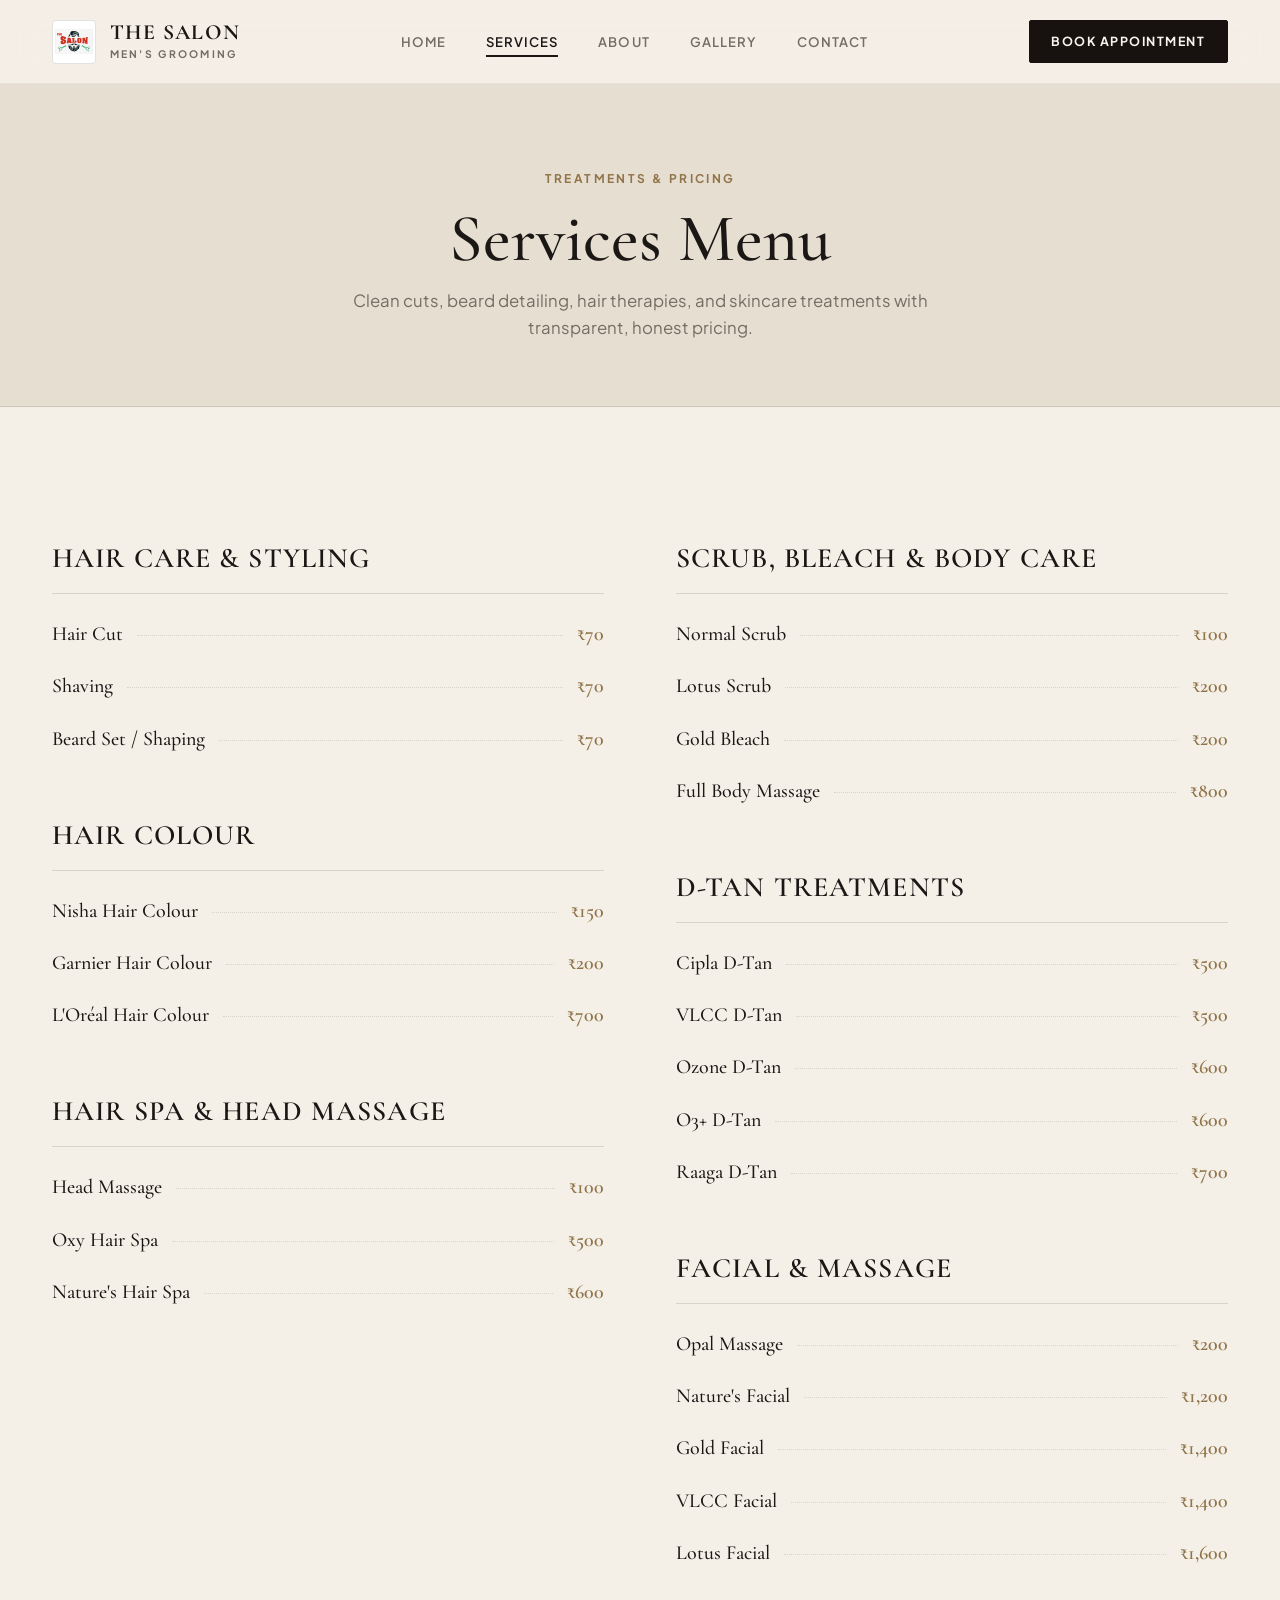
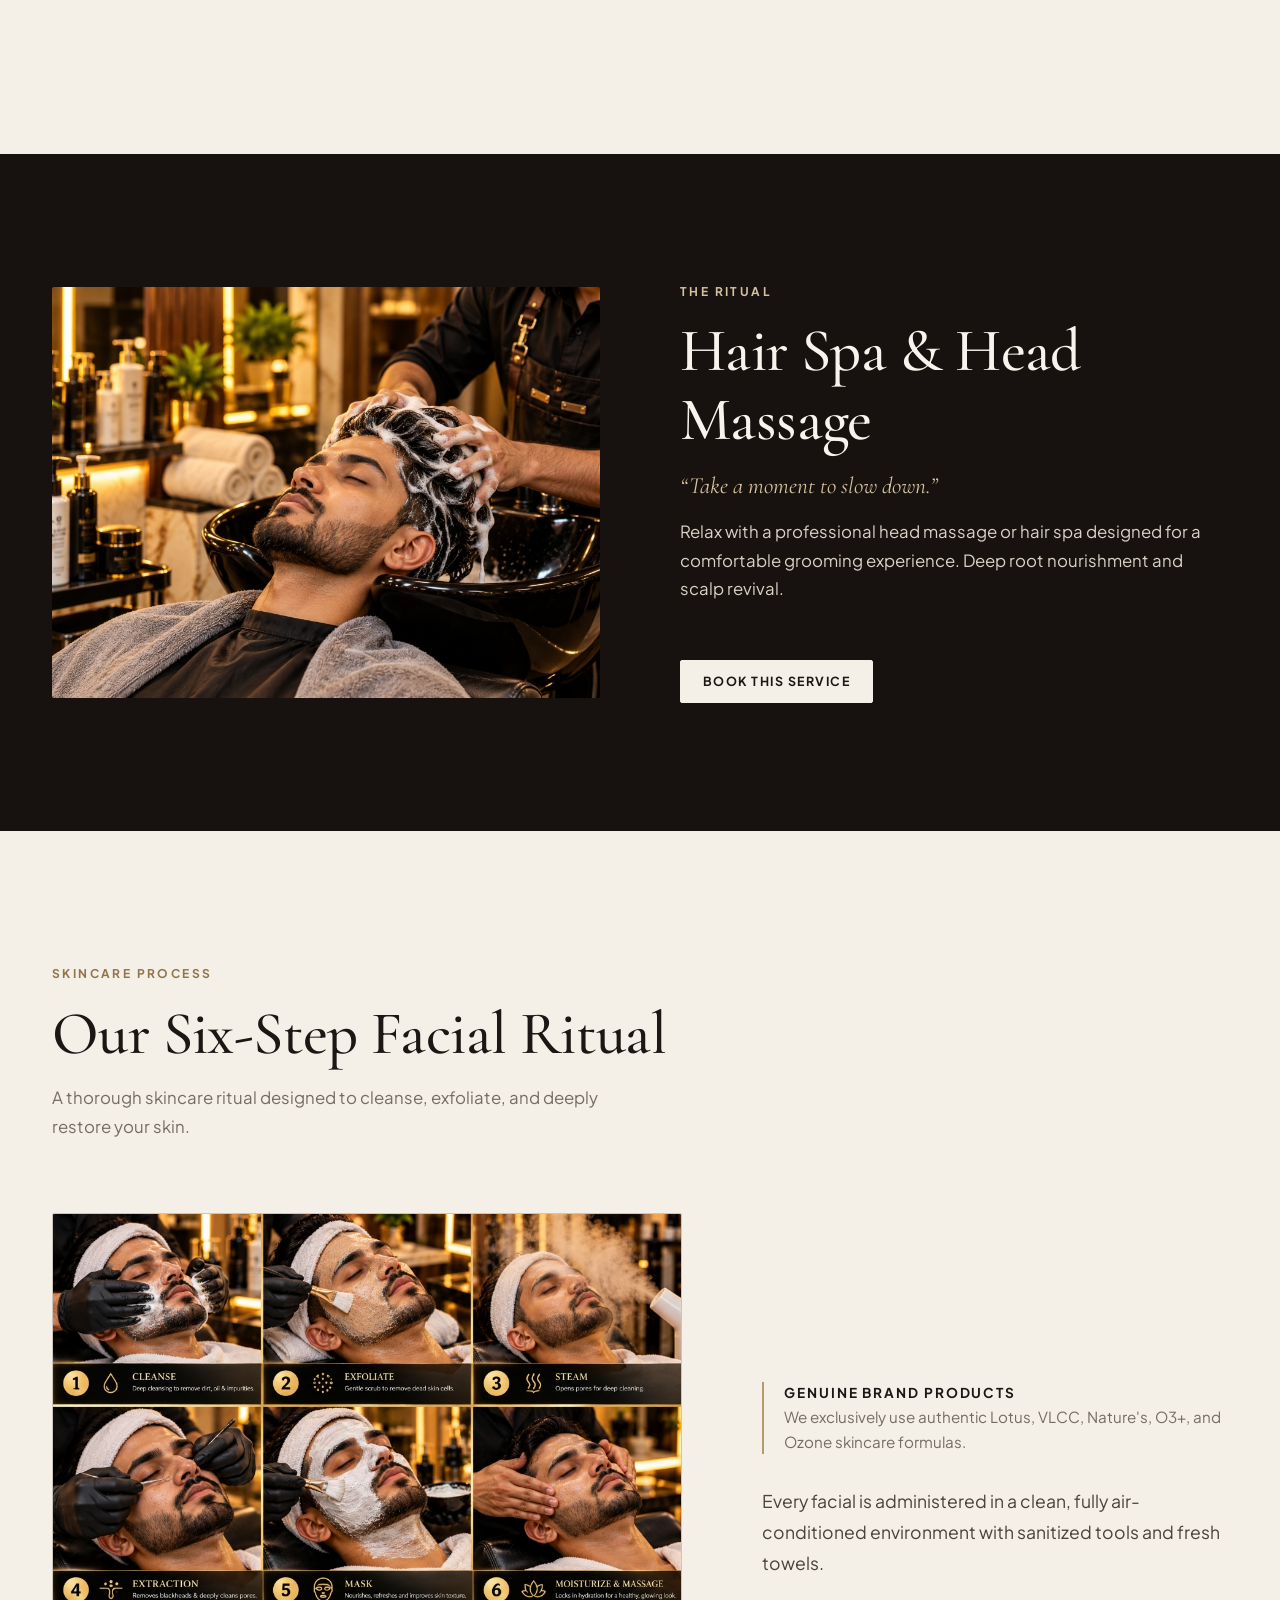
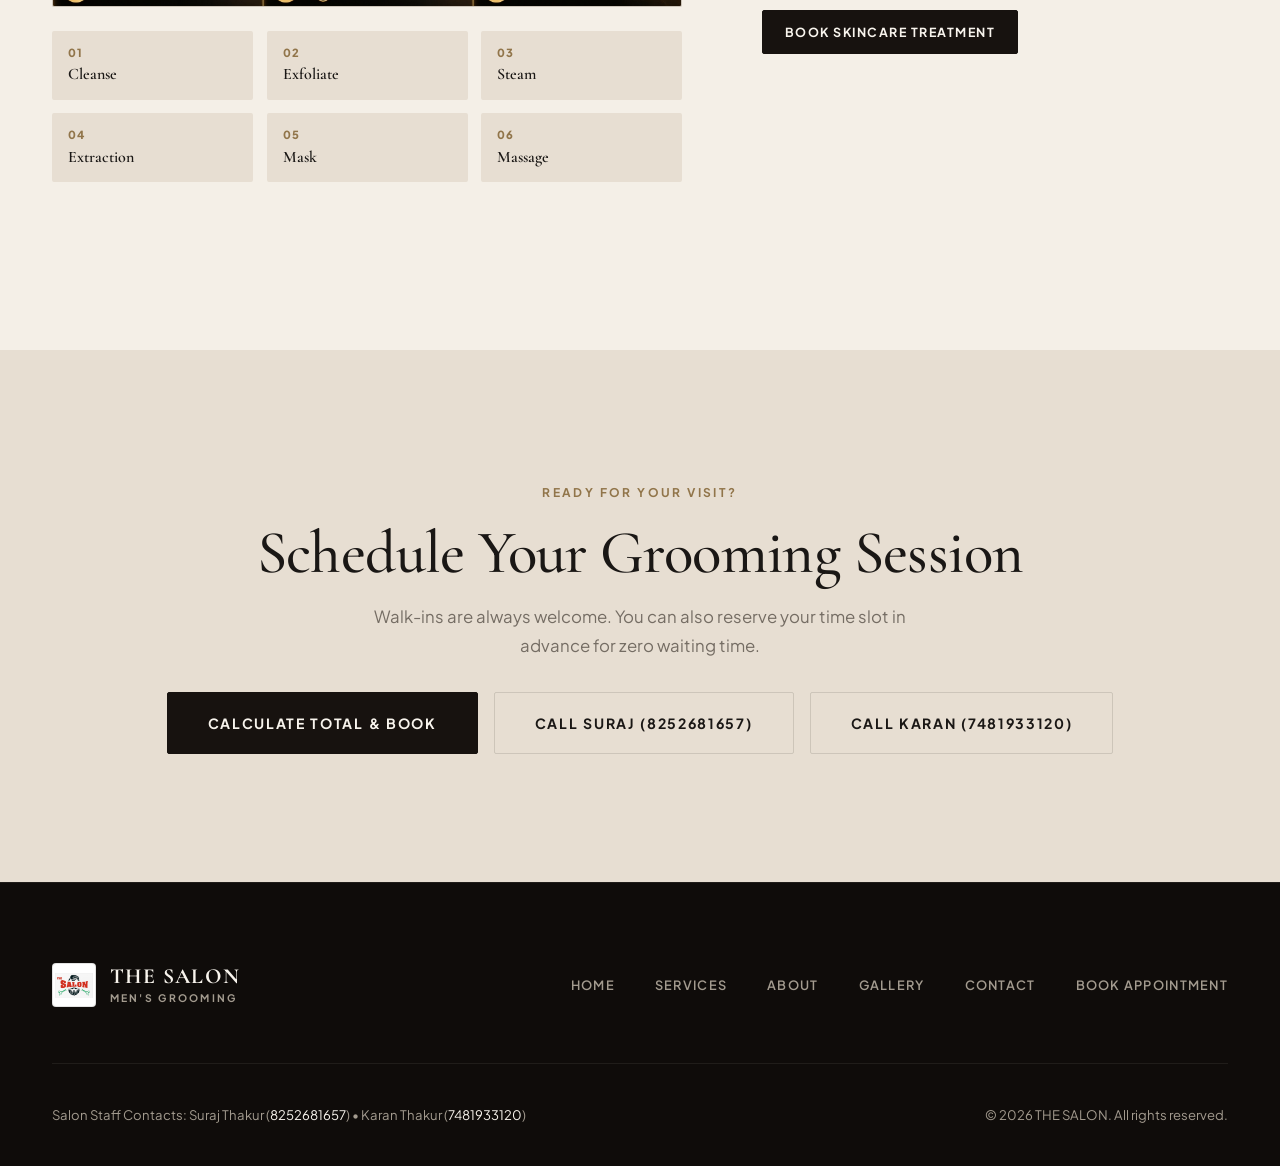
<file: services.html>
<!DOCTYPE html>
<html lang="en">
<head>
  <meta charset="UTF-8">
  <meta name="viewport" content="width=device-width, initial-scale=1.0">
  
  <!-- Primary Meta Tags -->
  <title>Services & Pricing | THE SALON</title>
  <meta name="title" content="Services & Pricing | THE SALON">
  <meta name="description" content="View the full menu of men's haircut, beard styling, hair colour, spa, D-Tan and facial treatments at THE SALON in Dighwara. Transparent, honest pricing.">
  <meta name="author" content="THE SALON">
  <meta name="theme-color" content="#F4EFE7">

  <!-- Favicon -->
  <link rel="icon" type="image/png" href="assets/images/logo.png">

  <!-- Google Fonts -->
  <link rel="preconnect" href="https://fonts.googleapis.com">
  <link rel="preconnect" href="https://fonts.gstatic.com" crossorigin>
  <link href="https://fonts.googleapis.com/css2?family=Cormorant+Garamond:ital,wght@0,400;0,500;0,600;0,700;1,400;1,600&family=Plus+Jakarta+Sans:wght@300;400;500;600;700;800&display=swap" rel="stylesheet">

  <!-- Stylesheet -->
  <link rel="stylesheet" href="assets/css/style.css">
</head>
<body>

  <!-- Minimal Sticky Header -->
  <header class="site-header" id="siteHeader">
    <div class="container header-container">
      <!-- Original Brand Logo -->
      <a href="index.html" class="brand-logo" aria-label="THE SALON Home">
        <div class="logo-frame">
          <img src="assets/images/logo.png" alt="THE SALON Logo" class="official-logo-img">
        </div>
        <div class="brand-text">
          <span class="brand-title">THE SALON</span>
          <span class="brand-tag">MEN'S GROOMING</span>
        </div>
      </a>

      <!-- Desktop Navigation -->
      <nav class="desktop-nav" aria-label="Main Navigation">
        <ul class="nav-links">
          <li><a href="index.html" class="nav-link">Home</a></li>
          <li><a href="services.html" class="nav-link active">Services</a></li>
          <li><a href="about.html" class="nav-link">About</a></li>
          <li><a href="gallery.html" class="nav-link">Gallery</a></li>
          <li><a href="contact.html" class="nav-link">Contact</a></li>
        </ul>
      </nav>

      <!-- Header Action -->
      <div class="header-actions">
        <a href="book-appointment.html" class="btn btn-espresso btn-sm">
          <span>Book Appointment</span>
        </a>
        <button class="mobile-toggle" id="mobileToggle" aria-label="Toggle navigation menu" aria-expanded="false">
          <span class="hamburger-line"></span>
          <span class="hamburger-line"></span>
          <span class="hamburger-line"></span>
        </button>
      </div>
    </div>

    <!-- Mobile Drawer -->
    <div class="mobile-drawer" id="mobileDrawer">
      <nav class="mobile-nav" aria-label="Mobile Navigation">
        <ul class="mobile-links">
          <li><a href="index.html" class="mobile-link">Home</a></li>
          <li><a href="services.html" class="mobile-link active">Services & Pricing</a></li>
          <li><a href="about.html" class="mobile-link">About THE SALON</a></li>
          <li><a href="gallery.html" class="mobile-link">Gallery</a></li>
          <li><a href="contact.html" class="mobile-link">Location & Contact</a></li>
          <li><a href="book-appointment.html" class="mobile-link">Book Appointment</a></li>
        </ul>
        <div class="mobile-drawer-footer">
          <div class="drawer-contact-info">
            <p class="drawer-staff-title">Salon Staff Contacts:</p>
            <p class="drawer-staff-row"><strong>Suraj Thakur:</strong> <a href="tel:8252681657">8252681657</a></p>
            <p class="drawer-staff-row"><strong>Karan Thakur:</strong> <a href="tel:7481933120">7481933120</a></p>
          </div>
          <a href="book-appointment.html" class="btn btn-espresso btn-block">
            Book Appointment
          </a>
        </div>
      </nav>
    </div>
  </header>

  <main>
    <!-- Page Header Banner -->
    <div class="page-header-banner">
      <div class="container">
        <span class="page-eyebrow">TREATMENTS & PRICING</span>
        <h1 class="page-title">Services Menu</h1>
        <p class="page-subtitle">Clean cuts, beard detailing, hair therapies, and skincare treatments with transparent, honest pricing.</p>
      </div>
    </div>

    <!-- Complete Services Menu (Editorial Columns) -->
    <section class="complete-services-section">
      <div class="container">
        <div class="services-editorial-columns">
          
          <!-- Column 1 -->
          <div class="services-col">
            
            <!-- Category 1: Hair Care & Styling -->
            <div class="service-category-block">
              <div class="category-block-header">
                <h2 class="category-block-title">HAIR CARE & STYLING</h2>
              </div>
              <div class="category-menu-list">
                <div class="category-menu-item">
                  <span class="item-name">Hair Cut</span>
                  <span class="item-dots"></span>
                  <span class="item-price">₹70</span>
                </div>
                <div class="category-menu-item">
                  <span class="item-name">Shaving</span>
                  <span class="item-dots"></span>
                  <span class="item-price">₹70</span>
                </div>
                <div class="category-menu-item">
                  <span class="item-name">Beard Set / Shaping</span>
                  <span class="item-dots"></span>
                  <span class="item-price">₹70</span>
                </div>
              </div>
            </div>

            <!-- Category 2: Hair Colour -->
            <div class="service-category-block">
              <div class="category-block-header">
                <h2 class="category-block-title">HAIR COLOUR</h2>
              </div>
              <div class="category-menu-list">
                <div class="category-menu-item">
                  <span class="item-name">Nisha Hair Colour</span>
                  <span class="item-dots"></span>
                  <span class="item-price">₹150</span>
                </div>
                <div class="category-menu-item">
                  <span class="item-name">Garnier Hair Colour</span>
                  <span class="item-dots"></span>
                  <span class="item-price">₹200</span>
                </div>
                <div class="category-menu-item">
                  <span class="item-name">L'Oréal Hair Colour</span>
                  <span class="item-dots"></span>
                  <span class="item-price">₹700</span>
                </div>
              </div>
            </div>

            <!-- Category 3: Hair Spa & Head Massage -->
            <div class="service-category-block">
              <div class="category-block-header">
                <h2 class="category-block-title">HAIR SPA & HEAD MASSAGE</h2>
              </div>
              <div class="category-menu-list">
                <div class="category-menu-item">
                  <span class="item-name">Head Massage</span>
                  <span class="item-dots"></span>
                  <span class="item-price">₹100</span>
                </div>
                <div class="category-menu-item">
                  <span class="item-name">Oxy Hair Spa</span>
                  <span class="item-dots"></span>
                  <span class="item-price">₹500</span>
                </div>
                <div class="category-menu-item">
                  <span class="item-name">Nature's Hair Spa</span>
                  <span class="item-dots"></span>
                  <span class="item-price">₹600</span>
                </div>
              </div>
            </div>

          </div>

          <!-- Column 2 -->
          <div class="services-col">
            
            <!-- Category 4: Scrub, Bleach & Body Care -->
            <div class="service-category-block">
              <div class="category-block-header">
                <h2 class="category-block-title">SCRUB, BLEACH & BODY CARE</h2>
              </div>
              <div class="category-menu-list">
                <div class="category-menu-item">
                  <span class="item-name">Normal Scrub</span>
                  <span class="item-dots"></span>
                  <span class="item-price">₹100</span>
                </div>
                <div class="category-menu-item">
                  <span class="item-name">Lotus Scrub</span>
                  <span class="item-dots"></span>
                  <span class="item-price">₹200</span>
                </div>
                <div class="category-menu-item">
                  <span class="item-name">Gold Bleach</span>
                  <span class="item-dots"></span>
                  <span class="item-price">₹200</span>
                </div>
                <div class="category-menu-item">
                  <span class="item-name">Full Body Massage</span>
                  <span class="item-dots"></span>
                  <span class="item-price">₹800</span>
                </div>
              </div>
            </div>

            <!-- Category 5: D-Tan Treatments -->
            <div class="service-category-block">
              <div class="category-block-header">
                <h2 class="category-block-title">D-TAN TREATMENTS</h2>
              </div>
              <div class="category-menu-list">
                <div class="category-menu-item">
                  <span class="item-name">Cipla D-Tan</span>
                  <span class="item-dots"></span>
                  <span class="item-price">₹500</span>
                </div>
                <div class="category-menu-item">
                  <span class="item-name">VLCC D-Tan</span>
                  <span class="item-dots"></span>
                  <span class="item-price">₹500</span>
                </div>
                <div class="category-menu-item">
                  <span class="item-name">Ozone D-Tan</span>
                  <span class="item-dots"></span>
                  <span class="item-price">₹600</span>
                </div>
                <div class="category-menu-item">
                  <span class="item-name">O3+ D-Tan</span>
                  <span class="item-dots"></span>
                  <span class="item-price">₹600</span>
                </div>
                <div class="category-menu-item">
                  <span class="item-name">Raaga D-Tan</span>
                  <span class="item-dots"></span>
                  <span class="item-price">₹700</span>
                </div>
              </div>
            </div>

            <!-- Category 6: Facial & Massage -->
            <div class="service-category-block">
              <div class="category-block-header">
                <h2 class="category-block-title">FACIAL & MASSAGE</h2>
              </div>
              <div class="category-menu-list">
                <div class="category-menu-item">
                  <span class="item-name">Opal Massage</span>
                  <span class="item-dots"></span>
                  <span class="item-price">₹200</span>
                </div>
                <div class="category-menu-item">
                  <span class="item-name">Nature's Facial</span>
                  <span class="item-dots"></span>
                  <span class="item-price">₹1,200</span>
                </div>
                <div class="category-menu-item">
                  <span class="item-name">Gold Facial</span>
                  <span class="item-dots"></span>
                  <span class="item-price">₹1,400</span>
                </div>
                <div class="category-menu-item">
                  <span class="item-name">VLCC Facial</span>
                  <span class="item-dots"></span>
                  <span class="item-price">₹1,400</span>
                </div>
                <div class="category-menu-item">
                  <span class="item-name">Lotus Facial</span>
                  <span class="item-dots"></span>
                  <span class="item-price">₹1,600</span>
                </div>
              </div>
            </div>

          </div>

        </div>
      </div>
    </section>

    <!-- Hair Spa Ritual Feature Section -->
    <section class="ritual-feature-section">
      <div class="container">
        <div class="ritual-split-grid">
          <div class="ritual-media-col">
            <div class="ritual-media-frame">
              <img src="assets/images/service-spa.jpg" alt="Hair spa and scalp wash at THE SALON" class="ritual-img" loading="lazy">
            </div>
          </div>
          <div class="ritual-content-col">
            <span class="eyebrow-tag light">THE RITUAL</span>
            <h2 class="section-title-editorial light">Hair Spa & Head Massage</h2>
            <p class="ritual-quote">&ldquo;Take a moment to slow down.&rdquo;</p>
            <p class="ritual-body">
              Relax with a professional head massage or hair spa designed for a comfortable grooming experience. Deep root nourishment and scalp revival.
            </p>
            <div style="margin-top: 1rem;">
              <a href="book-appointment.html" class="btn btn-ivory btn-sm">
                <span>Book This Service</span>
              </a>
            </div>
          </div>
        </div>
      </div>
    </section>

    <!-- 6-Step Facial Guide Section -->
    <section class="facial-feature-section">
      <div class="container">
        <div class="section-header-editorial">
          <span class="eyebrow-tag">SKINCARE PROCESS</span>
          <h2 class="section-title-editorial">Our Six-Step Facial Ritual</h2>
          <p class="section-desc-editorial">A thorough skincare ritual designed to cleanse, exfoliate, and deeply restore your skin.</p>
        </div>

        <div class="facial-split-grid">
          <div class="facial-media-col">
            <div class="facial-steps-media-frame">
              <img src="assets/images/facial-steps.jpg" alt="Six-step facial process at THE SALON" class="facial-steps-img" loading="lazy">
            </div>
            <div class="steps-flow-pills">
              <div class="step-pill">
                <span class="step-num">01</span>
                <span class="step-name">Cleanse</span>
              </div>
              <div class="step-pill">
                <span class="step-num">02</span>
                <span class="step-name">Exfoliate</span>
              </div>
              <div class="step-pill">
                <span class="step-num">03</span>
                <span class="step-name">Steam</span>
              </div>
              <div class="step-pill">
                <span class="step-num">04</span>
                <span class="step-name">Extraction</span>
              </div>
              <div class="step-pill">
                <span class="step-num">05</span>
                <span class="step-name">Mask</span>
              </div>
              <div class="step-pill">
                <span class="step-num">06</span>
                <span class="step-name">Massage</span>
              </div>
            </div>
          </div>

          <div class="facial-menu-col">
            <div class="about-highlight-box" style="margin-bottom: 2rem;">
              <h3 class="about-highlight-title">Genuine Brand Products</h3>
              <p class="about-highlight-sub">We exclusively use authentic Lotus, VLCC, Nature's, O3+, and Ozone skincare formulas.</p>
            </div>
            <p class="about-body-text">
              Every facial is administered in a clean, fully air-conditioned environment with sanitized tools and fresh towels.
            </p>
            <a href="book-appointment.html" class="btn btn-espresso btn-sm">
              <span>Book Skincare Treatment</span>
            </a>
          </div>
        </div>
      </div>
    </section>

    <!-- Bottom Appointment Banner -->
    <section class="home-service-editorial-section">
      <div class="container text-center">
        <span class="eyebrow-tag">READY FOR YOUR VISIT?</span>
        <h2 class="section-title-editorial" style="margin-bottom: 1rem;">Schedule Your Grooming Session</h2>
        <p class="section-desc-editorial" style="margin: 0 auto 2rem;">Walk-ins are always welcome. You can also reserve your time slot in advance for zero waiting time.</p>
        <div style="display: flex; justify-content: center; gap: 1rem; flex-wrap: wrap;">
          <a href="book-appointment.html" class="btn btn-espresso btn-lg">
            <span>Calculate Total & Book</span>
          </a>
          <a href="tel:8252681657" class="btn btn-outline btn-lg">
            <span>Call Suraj (8252681657)</span>
          </a>
          <a href="tel:7481933120" class="btn btn-outline btn-lg">
            <span>Call Karan (7481933120)</span>
          </a>
        </div>
      </div>
    </section>
  </main>

  <!-- Minimal Footer -->
  <footer class="site-footer-minimal">
    <div class="container">
      <div class="footer-top-row">
        <div class="brand-logo">
          <div class="logo-frame">
            <img src="assets/images/logo.png" alt="THE SALON Logo" class="official-logo-img">
          </div>
          <div class="brand-text">
            <span class="brand-title" style="color: var(--text-light);">THE SALON</span>
            <span class="brand-tag" style="color: var(--text-light-muted);">MEN'S GROOMING</span>
          </div>
        </div>

        <div class="footer-links-row">
          <a href="index.html">Home</a>
          <a href="services.html">Services</a>
          <a href="about.html">About</a>
          <a href="gallery.html">Gallery</a>
          <a href="contact.html">Contact</a>
          <a href="book-appointment.html">Book Appointment</a>
        </div>
      </div>

      <div class="footer-bottom-row">
        <span>Salon Staff Contacts: Suraj Thakur (<a href="tel:8252681657" style="color: var(--text-light);">8252681657</a>) &bull; Karan Thakur (<a href="tel:7481933120" style="color: var(--text-light);">7481933120</a>)</span>
        <span>&copy; 2026 THE SALON. All rights reserved.</span>
      </div>
    </div>
  </footer>

  <!-- Mobile Sticky Bar -->
  <div class="mobile-sticky-bar" id="mobileStickyBar" aria-label="Quick Mobile Actions">
    <div class="mobile-bar-content">
      <a href="tel:8252681657" class="mobile-bar-btn btn-mobile-call">
        <span>Call Suraj</span>
      </a>
      <a href="tel:7481933120" class="mobile-bar-btn btn-mobile-call">
        <span>Call Karan</span>
      </a>
      <a href="book-appointment.html" class="mobile-bar-btn btn-mobile-wa">
        <span>Book on WhatsApp</span>
      </a>
    </div>
  </div>

  <!-- JavaScript -->
  <script src="assets/js/main.js"></script>
</body>
</html>
</file>
<file: assets/css/style.css>
/* ==========================================================================
   THE SALON — Editorial Minimal Luxury Design System
   Palette: Warm Ivory + Deep Espresso + Warm Walnut + Subtle Champagne
   ========================================================================== */

/* --- CSS Variables & Design Tokens --- */
:root {
  /* Editorial Palette */
  --bg-primary: #F4EFE7;          /* Warm Ivory */
  --bg-secondary: #E7DED2;        /* Soft Sand */
  --bg-sand-light: #EDE6DC;       /* Subtle Sand Highlight */
  --bg-card: #FAF7F2;             /* Crisp Ivory Card */
  
  --bg-dark: #17120F;             /* Deep Espresso */
  --bg-dark-secondary: #2B211C;   /* Warm Walnut */
  --bg-dark-elevated: #221A15;    /* Espresso Tile */
  
  /* Subtle Accent Only (No gold glows/borders everywhere) */
  --accent-champagne: #B79A6B;    /* Muted Champagne */
  --accent-champagne-light: #D5C29F;
  --accent-champagne-dark: #91754A;
  
  /* Text Colors */
  --text-dark: #1A1715;           /* Primary Dark Text */
  --text-dark-secondary: #4A423B; /* Secondary Dark Text */
  --text-dark-muted: #756D64;     /* Muted Dark Grey-Brown */
  
  --text-light: #F8F4ED;          /* Off-White Text on Dark Sections */
  --text-light-secondary: #D8D2C6;/* Muted Text on Dark */
  --text-light-muted: #A39B8F;
  
  /* Borders & Dividers (Thin, Minimal) */
  --border-light: rgba(23, 18, 15, 0.12);
  --border-light-subtle: rgba(23, 18, 15, 0.06);
  --border-dark: rgba(248, 244, 237, 0.14);
  --border-dark-subtle: rgba(248, 244, 237, 0.07);
  --border-champagne: rgba(183, 154, 107, 0.35);

  /* Typography */
  --font-serif: 'Cormorant Garamond', 'Playfair Display', Georgia, serif;
  --font-sans: 'Plus Jakarta Sans', -apple-system, BlinkMacSystemFont, "Segoe UI", Roboto, sans-serif;
  
  /* Geometry & Layout */
  --container-max: 1240px;
  --container-padding: 2rem;
  --header-height: 84px;
  --header-height-scrolled: 70px;
  
  /* Transitions */
  --transition-fast: 0.22s cubic-bezier(0.2, 0, 0.2, 1);
  --transition-normal: 0.4s cubic-bezier(0.2, 0, 0.2, 1);
  --transition-slow: 0.7s cubic-bezier(0.2, 0, 0.2, 1);
}

/* --- Global Reset & Foundation --- */
*, *::before, *::after {
  box-sizing: border-box;
  margin: 0;
  padding: 0;
}

html {
  scroll-behavior: smooth;
  font-size: 16px;
  background-color: var(--bg-primary);
  color: var(--text-dark);
  width: 100%;
  max-width: 100%;
  overflow-x: hidden;
}

body {
  font-family: var(--font-sans);
  font-weight: 400;
  line-height: 1.65;
  background-color: var(--bg-primary);
  color: var(--text-dark);
  width: 100%;
  max-width: 100%;
  position: relative;
  overflow-x: hidden;
  -webkit-font-smoothing: antialiased;
  -moz-osx-font-smoothing: grayscale;
}

img, svg, video, canvas, audio, iframe, embed, object {
  max-width: 100%;
  height: auto;
  display: block;
}

h1, h2, h3, h4, h5, h6, p, span, a, label, li {
  overflow-wrap: break-word;
  word-wrap: break-word;
}

a {
  color: inherit;
  text-decoration: none;
  transition: all var(--transition-fast);
}

button {
  font-family: inherit;
  cursor: pointer;
  border: none;
  background: none;
  outline: none;
}

ul {
  list-style: none;
}

/* Container */
.container {
  width: 100%;
  max-width: var(--container-max);
  margin-left: auto;
  margin-right: auto;
  padding-left: var(--container-padding);
  padding-right: var(--container-padding);
  min-width: 0;
  box-sizing: border-box;
}

/* Global Zero-Overflow Flex & Grid Defaults */
.hero-split-grid,
.about-split-grid,
.ritual-split-grid,
.dtan-split-grid,
.facial-split-grid,
.groom-campaign-box,
.home-service-split-grid,
.location-split-grid,
.services-editorial-columns,
.featured-tiles-grid,
.why-statements-grid,
.gallery-masonry-grid,
.gallery-page-grid,
.customizer-grid-clean,
.customizer-clean-header,
.customizer-clean-footer,
.hero-text-col,
.hero-media-col,
.about-text-col,
.about-media-col,
.ritual-content-col,
.dtan-content-col,
.dtan-media-col,
.location-info-col,
.location-map-col,
.service-category-block,
.category-menu-item,
.menu-line-row,
.featured-tile-card,
.footer-top-row,
.footer-links-row,
.footer-bottom-row,
.trust-strip-items,
.staff-cards-grid,
.staff-contact-card,
.booking-form-wrap,
.form-grid-2col,
.form-group,
.home-service-tile-callout,
.groom-action-tile {
  min-width: 0;
  max-width: 100%;
  box-sizing: border-box;
}

/* Typography Utility Classes */
.font-serif { font-family: var(--font-serif); }
.text-center { text-align: center; }
.text-champagne { color: var(--accent-champagne); }
.text-muted { color: var(--text-dark-muted); }

/* Small Editorial Eyebrow Tag */
.eyebrow-tag {
  display: inline-block;
  font-family: var(--font-sans);
  font-size: 0.75rem;
  font-weight: 700;
  letter-spacing: 0.2em;
  text-transform: uppercase;
  color: var(--accent-champagne-dark);
  margin-bottom: 1rem;
}

.eyebrow-tag.light {
  color: var(--accent-champagne-light);
}

/* Common Section Headers */
.section-header-editorial {
  margin-bottom: 4.5rem;
}

.section-title-editorial {
  font-family: var(--font-serif);
  font-size: clamp(2.4rem, 4.8vw, 3.8rem);
  font-weight: 500;
  line-height: 1.12;
  letter-spacing: -0.01em;
  color: var(--text-dark);
  margin-bottom: 1rem;
}

.section-title-editorial.light {
  color: var(--text-light);
}

.section-desc-editorial {
  font-size: 1.05rem;
  color: var(--text-dark-muted);
  max-width: 600px;
  line-height: 1.7;
}

.section-desc-editorial.light {
  color: var(--text-light-secondary);
}

/* --- Clean Editorial Buttons (No Glowing Boxes) --- */
.btn {
  display: inline-flex;
  align-items: center;
  justify-content: center;
  gap: 0.65rem;
  padding: 0.95rem 2rem;
  border-radius: 2px;
  font-family: var(--font-sans);
  font-size: 0.82rem;
  font-weight: 700;
  letter-spacing: 0.12em;
  text-transform: uppercase;
  transition: all var(--transition-fast);
  text-decoration: none;
  white-space: nowrap;
  max-width: 100%;
  box-sizing: border-box;
}

/* Primary Espresso Button */
.btn-espresso {
  background-color: var(--bg-dark);
  color: var(--text-light);
  border: 1px solid var(--bg-dark);
}

.btn-espresso:hover {
  background-color: var(--bg-dark-secondary);
  border-color: var(--bg-dark-secondary);
  transform: translateY(-2px);
}

/* Light / Ivory Button */
.btn-ivory {
  background-color: var(--bg-primary);
  color: var(--text-dark);
  border: 1px solid var(--bg-primary);
}

.btn-ivory:hover {
  background-color: #ffffff;
  transform: translateY(-2px);
}

/* Minimal Outline Button */
.btn-outline {
  background-color: transparent;
  color: var(--text-dark);
  border: 1px solid var(--border-light);
}

.btn-outline:hover {
  background-color: var(--bg-dark);
  color: var(--text-light);
  border-color: var(--bg-dark);
}

.btn-outline-light {
  background-color: transparent;
  color: var(--text-light);
  border: 1px solid var(--border-dark);
}

.btn-outline-light:hover {
  background-color: var(--text-light);
  color: var(--text-dark);
  border-color: var(--text-light);
}

.btn-sm {
  padding: 0.65rem 1.35rem;
  font-size: 0.78rem;
}

.btn-lg {
  padding: 1.15rem 2.5rem;
  font-size: 0.88rem;
}

.btn-block {
  width: 100%;
}

/* ==========================================================================
   HEADER & MINIMAL NAVIGATION
   ========================================================================== */
.site-header {
  position: sticky;
  top: 0;
  left: 0;
  width: 100%;
  z-index: 1000;
  background-color: rgba(244, 239, 231, 0.94);
  backdrop-filter: blur(16px);
  -webkit-backdrop-filter: blur(16px);
  border-bottom: 1px solid var(--border-light-subtle);
  transition: all var(--transition-normal);
  height: var(--header-height);
  display: flex;
  align-items: center;
}

.site-header.scrolled {
  height: var(--header-height-scrolled);
  background-color: rgba(244, 239, 231, 0.98);
  border-bottom-color: var(--border-light);
  box-shadow: 0 4px 20px rgba(23, 18, 15, 0.04);
}

.header-container {
  display: flex;
  align-items: center;
  justify-content: space-between;
  width: 100%;
}

/* Original Logo Display */
.brand-logo {
  display: flex;
  align-items: center;
  gap: 0.85rem;
  text-decoration: none;
}

.logo-frame {
  width: 44px;
  height: 44px;
  border-radius: 4px;
  background: #ffffff;
  padding: 2px;
  display: flex;
  align-items: center;
  justify-content: center;
  border: 1px solid var(--border-light);
  overflow: hidden;
}

.official-logo-img {
  width: 100%;
  height: 100%;
  object-fit: contain;
}

.brand-text {
  display: flex;
  flex-direction: column;
}

.brand-title {
  font-family: var(--font-serif);
  font-size: 1.35rem;
  font-weight: 700;
  letter-spacing: 0.06em;
  color: var(--text-dark);
  line-height: 1.1;
}

.brand-tag {
  font-family: var(--font-sans);
  font-size: 0.65rem;
  font-weight: 700;
  letter-spacing: 0.22em;
  color: var(--text-dark-muted);
}

/* Desktop Nav */
.desktop-nav .nav-links {
  display: flex;
  align-items: center;
  gap: 2.5rem;
}

.nav-link {
  font-family: var(--font-sans);
  font-size: 0.82rem;
  font-weight: 600;
  letter-spacing: 0.08em;
  text-transform: uppercase;
  color: var(--text-dark-muted);
  position: relative;
  padding: 0.4rem 0;
  transition: color var(--transition-fast);
}

.nav-link:hover, .nav-link.active {
  color: var(--text-dark);
}

.nav-link::after {
  content: '';
  position: absolute;
  bottom: 0;
  left: 0;
  width: 0%;
  height: 1.5px;
  background: var(--text-dark);
  transition: width var(--transition-fast);
}

.nav-link:hover::after, .nav-link.active::after {
  width: 100%;
}

.header-actions {
  display: flex;
  align-items: center;
  gap: 1.25rem;
}

/* Mobile Toggle */
.mobile-toggle {
  display: none;
  flex-direction: column;
  justify-content: space-between;
  width: 26px;
  height: 18px;
  padding: 0;
}

.hamburger-line {
  display: block;
  width: 100%;
  height: 2px;
  background-color: var(--text-dark);
  transition: all var(--transition-fast);
}

.mobile-toggle.open .hamburger-line:nth-child(1) {
  transform: translateY(8px) rotate(45deg);
}
.mobile-toggle.open .hamburger-line:nth-child(2) {
  opacity: 0;
}
.mobile-toggle.open .hamburger-line:nth-child(3) {
  transform: translateY(-8px) rotate(-45deg);
}

/* Mobile Drawer */
.mobile-drawer {
  position: fixed;
  top: var(--header-height);
  left: 0;
  width: 100%;
  max-width: 100%;
  box-sizing: border-box;
  height: calc(100vh - var(--header-height));
  background-color: var(--bg-primary);
  padding: 2.5rem 2rem;
  display: flex;
  flex-direction: column;
  transform: translateX(100%);
  visibility: hidden;
  pointer-events: none;
  transition: transform var(--transition-normal), visibility var(--transition-normal);
  z-index: 999;
  overflow-y: auto;
  border-top: 1px solid var(--border-light);
}

.mobile-drawer.open {
  transform: translateX(0);
  visibility: visible;
  pointer-events: auto;
}

.mobile-links {
  display: flex;
  flex-direction: column;
  gap: 1.5rem;
  margin-bottom: 2.5rem;
}

.mobile-link {
  font-family: var(--font-serif);
  font-size: 1.75rem;
  font-weight: 500;
  color: var(--text-dark);
  text-transform: uppercase;
  letter-spacing: 0.04em;
}

.mobile-link:hover, .mobile-link.active {
  color: var(--accent-champagne-dark);
}

.mobile-drawer-footer {
  margin-top: auto;
  padding-top: 2rem;
  border-top: 1px solid var(--border-light);
}

.drawer-contact-info {
  margin-bottom: 1.25rem;
}

.drawer-phone {
  font-size: 0.95rem;
  color: var(--text-dark-muted);
}

.drawer-phone a {
  color: var(--text-dark);
  font-weight: 700;
}

/* ==========================================================================
   SPLIT EDITORIAL HERO SECTION (Real Salon Interior ~55-60%)
   ========================================================================== */
.hero-editorial-section {
  padding: 3.5rem 0 5rem;
  background-color: var(--bg-primary);
}

.hero-split-grid {
  display: grid;
  grid-template-columns: minmax(0, 0.9fr) minmax(0, 1.1fr);
  gap: clamp(2rem, 4vw, 4rem);
  align-items: center;
}

.hero-text-col {
  padding-right: 0;
}

.hero-label-wrap {
  display: flex;
  align-items: center;
  gap: 1rem;
  margin-bottom: 1.5rem;
}

.hero-main-title {
  font-family: var(--font-serif);
  font-size: clamp(2.7rem, 4.2vw, 3.8rem);
  font-weight: 500;
  line-height: 1.05;
  letter-spacing: -0.02em;
  color: var(--text-dark);
  margin-bottom: 1.5rem;
  text-transform: uppercase;
}

.hero-support-quote {
  font-family: var(--font-serif);
  font-size: clamp(1.15rem, 1.8vw, 1.35rem);
  font-style: italic;
  color: var(--text-dark-secondary);
  line-height: 1.6;
  margin-bottom: 2.5rem;
  max-width: 460px;
}

.hero-cta-wrap {
  display: flex;
  align-items: center;
  gap: 1.25rem;
}

/* Large Real Interior Visual */
.hero-media-col {
  position: relative;
}

.hero-image-frame {
  position: relative;
  aspect-ratio: 4/3;
  overflow: hidden;
  border-radius: 2px;
  background-color: var(--bg-secondary);
}

.hero-real-interior-img {
  width: 100%;
  height: 100%;
  object-fit: cover;
  object-position: center 38%;
  transition: transform var(--transition-slow);
}

.hero-image-frame:hover .hero-real-interior-img {
  transform: scale(1.02);
}

.hero-image-caption {
  position: absolute;
  bottom: 1rem;
  left: 1rem;
  background: rgba(23, 18, 15, 0.8);
  color: var(--text-light);
  font-size: 0.72rem;
  font-weight: 600;
  letter-spacing: 0.1em;
  text-transform: uppercase;
  padding: 0.35rem 0.85rem;
  border-radius: 2px;
  backdrop-filter: blur(8px);
}

/* ==========================================================================
   MINIMAL TRUST STRIP (Simple Typography with Vertical Dividers)
   ========================================================================== */
.trust-strip-section {
  border-top: 1px solid var(--border-light);
  border-bottom: 1px solid var(--border-light);
  padding: 1.75rem 0;
  background-color: var(--bg-primary);
}

.trust-strip-items {
  display: flex;
  justify-content: space-between;
  align-items: center;
  flex-wrap: wrap;
  gap: 1rem;
}

.trust-item {
  font-family: var(--font-sans);
  font-size: 0.82rem;
  font-weight: 700;
  letter-spacing: 0.18em;
  text-transform: uppercase;
  color: var(--text-dark);
}

.trust-divider {
  width: 1px;
  height: 16px;
  background-color: var(--border-light);
}

/* ==========================================================================
   FEATURED 4 SERVICES (Large Visual Tiles, Not Tiny Cards)
   ========================================================================== */
.featured-services-section {
  padding: 7.5rem 0;
  background-color: var(--bg-secondary);
}

.featured-tiles-grid {
  display: grid;
  grid-template-columns: repeat(4, 1fr);
  gap: 1.5rem;
}

.featured-tile-card {
  display: flex;
  flex-direction: column;
  text-decoration: none;
  group: true;
}

.featured-tile-img-wrap {
  aspect-ratio: 3/4;
  overflow: hidden;
  border-radius: 2px;
  background-color: var(--bg-primary);
  margin-bottom: 1.25rem;
  position: relative;
}

.featured-tile-img {
  width: 100%;
  height: 100%;
  object-fit: cover;
  transition: transform var(--transition-slow);
}

.featured-tile-card:hover .featured-tile-img {
  transform: scale(1.05);
}

.featured-tile-info {
  display: flex;
  justify-content: space-between;
  align-items: baseline;
  border-bottom: 1px solid var(--border-light);
  padding-bottom: 0.65rem;
}

.featured-tile-name {
  font-family: var(--font-serif);
  font-size: 1.35rem;
  font-weight: 600;
  color: var(--text-dark);
}

.featured-tile-price {
  font-family: var(--font-serif);
  font-size: 1.25rem;
  font-weight: 600;
  color: var(--accent-champagne-dark);
}

/* ==========================================================================
   ABOUT SECTION (Split Editorial with Real Salon Interior)
   ========================================================================== */
.about-editorial-section {
  padding: 8rem 0;
  background-color: var(--bg-primary);
}

.about-split-grid {
  display: grid;
  grid-template-columns: 1fr 1fr;
  gap: 5rem;
  align-items: center;
}

.about-media-col {
  position: relative;
}

.about-image-frame {
  aspect-ratio: 4/3;
  overflow: hidden;
  border-radius: 2px;
  background-color: var(--bg-secondary);
}

.about-interior-img {
  width: 100%;
  height: 100%;
  object-fit: cover;
}

.about-text-col {
  display: flex;
  flex-direction: column;
}

.about-main-heading {
  font-family: var(--font-serif);
  font-size: clamp(2.5rem, 4.5vw, 3.6rem);
  font-weight: 500;
  line-height: 1.1;
  color: var(--text-dark);
  margin-bottom: 1.5rem;
  text-transform: uppercase;
}

.about-body-text {
  font-size: 1.1rem;
  color: var(--text-dark-secondary);
  line-height: 1.75;
  margin-bottom: 2rem;
}

.about-highlight-box {
  border-left: 2px solid var(--accent-champagne);
  padding-left: 1.25rem;
  margin-bottom: 2.25rem;
}

.about-highlight-title {
  font-family: var(--font-sans);
  font-size: 0.85rem;
  font-weight: 700;
  letter-spacing: 0.14em;
  text-transform: uppercase;
  color: var(--text-dark);
}

.about-highlight-sub {
  font-size: 0.95rem;
  color: var(--text-dark-muted);
}

/* ==========================================================================
   HAIR SPA FEATURE ("THE RITUAL") — Dark Contrast Editorial Section
   ========================================================================== */
.ritual-feature-section {
  padding: 8rem 0;
  background-color: var(--bg-dark);
  color: var(--text-light);
}

.ritual-split-grid {
  display: grid;
  grid-template-columns: 1fr 1fr;
  gap: 5rem;
  align-items: center;
}

.ritual-media-frame {
  aspect-ratio: 4/3;
  overflow: hidden;
  border-radius: 2px;
  background-color: var(--bg-dark-secondary);
}

.ritual-img {
  width: 100%;
  height: 100%;
  object-fit: cover;
  transition: transform var(--transition-slow);
}

.ritual-media-frame:hover .ritual-img {
  transform: scale(1.03);
}

.ritual-content-col {
  display: flex;
  flex-direction: column;
}

.ritual-quote {
  font-family: var(--font-serif);
  font-size: 1.45rem;
  font-style: italic;
  color: var(--accent-champagne-light);
  margin-bottom: 1rem;
  line-height: 1.4;
}

.ritual-body {
  font-size: 1.05rem;
  color: var(--text-light-secondary);
  line-height: 1.7;
  margin-bottom: 2.5rem;
}

/* Editorial Menu Items */
.editorial-menu-rows {
  display: flex;
  flex-direction: column;
  gap: 1.25rem;
  margin-bottom: 2.75rem;
}

.menu-line-row {
  display: flex;
  align-items: baseline;
  justify-content: space-between;
  width: 100%;
}

.menu-line-title {
  font-family: var(--font-serif);
  font-size: 1.3rem;
  font-weight: 500;
  color: var(--text-light);
}

.menu-line-dots {
  flex-grow: 1;
  border-bottom: 1px dotted var(--border-dark);
  margin: 0 1rem;
  transform: translateY(-4px);
}

.menu-line-price {
  font-family: var(--font-serif);
  font-size: 1.35rem;
  font-weight: 600;
  color: var(--accent-champagne-light);
}

/* ==========================================================================
   COMPLETE SERVICES MENU (Spacious Editorial Layout)
   ========================================================================== */
.complete-services-section {
  padding: 8rem 0;
  background-color: var(--bg-primary);
}

.services-editorial-columns {
  display: grid;
  grid-template-columns: 1fr 1fr;
  gap: 4.5rem;
}

.service-category-block {
  margin-bottom: 3.5rem;
}

.category-block-header {
  border-bottom: 1px solid var(--border-light);
  padding-bottom: 0.75rem;
  margin-bottom: 1.5rem;
}

.category-block-title {
  font-family: var(--font-serif);
  font-size: 1.75rem;
  font-weight: 600;
  text-transform: uppercase;
  letter-spacing: 0.04em;
  color: var(--text-dark);
}

.category-menu-list {
  display: flex;
  flex-direction: column;
  gap: 1.2rem;
}

.category-menu-item {
  display: flex;
  align-items: baseline;
  justify-content: space-between;
}

.item-left {
  display: flex;
  flex-direction: column;
}

.item-name {
  font-family: var(--font-serif);
  font-size: 1.25rem;
  font-weight: 500;
  color: var(--text-dark);
}

.item-dots {
  flex-grow: 1;
  border-bottom: 1px dotted var(--border-light);
  margin: 0 0.85rem;
  transform: translateY(-4px);
}

.item-price {
  font-family: var(--font-serif);
  font-size: 1.25rem;
  font-weight: 600;
  color: var(--accent-champagne-dark);
  white-space: nowrap;
}

/* ==========================================================================
   D-TAN FEATURE SECTION
   ========================================================================== */
.dtan-feature-section {
  padding: 8rem 0;
  background-color: var(--bg-secondary);
}

.dtan-split-grid {
  display: grid;
  grid-template-columns: 1fr 1fr;
  gap: 5rem;
  align-items: center;
}

.dtan-content-col {
  display: flex;
  flex-direction: column;
}

.dtan-media-col {
  position: relative;
}

.dtan-media-frame {
  aspect-ratio: 4/3;
  overflow: hidden;
  border-radius: 2px;
  background-color: var(--bg-primary);
}

.dtan-img {
  width: 100%;
  height: 100%;
  object-fit: cover;
  transition: transform var(--transition-slow);
}

.dtan-media-frame:hover .dtan-img {
  transform: scale(1.03);
}

/* ==========================================================================
   FACIAL & 6-STEP RITUAL FEATURE SECTION
   ========================================================================== */
.facial-feature-section {
  padding: 8rem 0;
  background-color: var(--bg-primary);
}

.facial-split-grid {
  display: grid;
  grid-template-columns: 1.15fr 0.85fr;
  gap: 5rem;
  align-items: center;
}

.facial-steps-media-frame {
  aspect-ratio: 16/10;
  overflow: hidden;
  border-radius: 2px;
  background-color: var(--bg-secondary);
  border: 1px solid var(--border-light);
}

.facial-steps-img {
  width: 100%;
  height: 100%;
  object-fit: cover;
}

.steps-flow-pills {
  display: grid;
  grid-template-columns: repeat(3, 1fr);
  gap: 0.85rem;
  margin-top: 1.5rem;
  margin-bottom: 2.5rem;
}

.step-pill {
  background-color: var(--bg-secondary);
  padding: 0.75rem 1rem;
  border-radius: 2px;
  display: flex;
  flex-direction: column;
}

.step-num {
  font-family: var(--font-sans);
  font-size: 0.7rem;
  font-weight: 800;
  color: var(--accent-champagne-dark);
  letter-spacing: 0.1em;
}

.step-name {
  font-family: var(--font-serif);
  font-size: 1rem;
  font-weight: 600;
  color: var(--text-dark);
}

/* ==========================================================================
   GROOM SPECIAL SECTION (Campaign Layout)
   ========================================================================== */
.groom-campaign-section {
  padding: 8.5rem 0;
  background-color: var(--bg-dark);
  color: var(--text-light);
}

.groom-campaign-box {
  display: grid;
  grid-template-columns: 1.2fr 0.8fr;
  gap: 4.5rem;
  align-items: center;
}

.groom-campaign-title {
  font-family: var(--font-serif);
  font-size: clamp(2.8rem, 5vw, 4.2rem);
  font-weight: 500;
  line-height: 1.08;
  color: var(--text-light);
  margin-bottom: 1.25rem;
  text-transform: uppercase;
}

.groom-campaign-text {
  font-size: 1.1rem;
  color: var(--text-light-secondary);
  line-height: 1.7;
  margin-bottom: 2.25rem;
}

.groom-services-bullets {
  display: grid;
  grid-template-columns: 1fr 1fr;
  gap: 1rem;
  margin-bottom: 2.75rem;
}

.groom-bullet-item {
  font-family: var(--font-sans);
  font-size: 0.88rem;
  font-weight: 600;
  letter-spacing: 0.05em;
  color: var(--text-light);
  display: flex;
  align-items: center;
  gap: 0.6rem;
}

.bullet-dot {
  width: 4px;
  height: 4px;
  background-color: var(--accent-champagne-light);
  border-radius: 50%;
}

.groom-action-tile {
  background-color: var(--bg-dark-elevated);
  border: 1px solid var(--border-dark);
  padding: 3rem 2.5rem;
  border-radius: 2px;
  text-align: center;
}

.groom-tile-title {
  font-family: var(--font-serif);
  font-size: 1.6rem;
  font-weight: 600;
  color: var(--text-light);
  margin-bottom: 0.75rem;
}

.groom-tile-desc {
  font-size: 0.95rem;
  color: var(--text-light-muted);
  line-height: 1.6;
  margin-bottom: 2rem;
}

/* ==========================================================================
   HOME SERVICE SECTION (Major Feature)
   ========================================================================== */
.home-service-editorial-section {
  padding: 8rem 0;
  background-color: var(--bg-secondary);
}

.home-service-split-grid {
  display: grid;
  grid-template-columns: 1fr 1fr;
  gap: 5rem;
  align-items: center;
}

.home-service-title {
  font-family: var(--font-serif);
  font-size: clamp(2.4rem, 4.5vw, 3.5rem);
  font-weight: 500;
  line-height: 1.12;
  color: var(--text-dark);
  margin-bottom: 1.5rem;
  text-transform: uppercase;
}

.home-service-desc {
  font-size: 1.1rem;
  color: var(--text-dark-secondary);
  line-height: 1.75;
  margin-bottom: 2.25rem;
}

.home-points-clean {
  display: flex;
  flex-direction: column;
  gap: 0.85rem;
  margin-bottom: 2.75rem;
}

.point-line {
  display: flex;
  align-items: center;
  gap: 0.75rem;
  font-size: 0.95rem;
  color: var(--text-dark);
  font-weight: 500;
}

.point-dash {
  width: 12px;
  height: 1.5px;
  background-color: var(--accent-champagne-dark);
}

.home-service-tile-callout {
  background-color: var(--bg-primary);
  border: 1px solid var(--border-light);
  padding: 3rem 2.5rem;
  border-radius: 2px;
}

.callout-title {
  font-family: var(--font-serif);
  font-size: 1.5rem;
  font-weight: 600;
  color: var(--text-dark);
  margin-bottom: 0.5rem;
}

.callout-phone {
  font-family: var(--font-serif);
  font-size: 2rem;
  font-weight: 700;
  color: var(--text-dark);
  margin-bottom: 1.75rem;
}

/* ==========================================================================
   INTERACTIVE APPOINTMENT ESTIMATOR (Understated Minimal Container)
   ========================================================================== */
.customizer-minimal-section {
  padding: 8rem 0;
  background-color: var(--bg-primary);
}

.customizer-box-clean {
  background-color: var(--bg-card);
  border: 1px solid var(--border-light);
  padding: 3.5rem;
  border-radius: 2px;
}

.customizer-clean-header {
  display: flex;
  justify-content: space-between;
  align-items: baseline;
  padding-bottom: 2rem;
  border-bottom: 1px solid var(--border-light);
  margin-bottom: 2.5rem;
}

.customizer-sum-wrap {
  text-align: right;
}

.customizer-sum-amount {
  font-family: var(--font-serif);
  font-size: 2.6rem;
  font-weight: 700;
  color: var(--text-dark);
  line-height: 1;
}

.customizer-sum-label {
  font-size: 0.8rem;
  color: var(--text-dark-muted);
  text-transform: uppercase;
  letter-spacing: 0.1em;
}

.customizer-grid-clean {
  display: grid;
  grid-template-columns: repeat(auto-fill, minmax(260px, 1fr));
  gap: 1rem;
  margin-bottom: 2.5rem;
}

.clean-select-label {
  display: flex;
  align-items: center;
  justify-content: space-between;
  width: 100%;
  padding: 1rem 1.25rem;
  color: var(--text-dark);
  text-align: left;
  background-color: var(--bg-primary);
  border: 1px solid var(--border-light);
  cursor: pointer;
  transition: all var(--transition-fast);
  user-select: none;
}

.clean-select-label:hover {
  border-color: var(--text-dark);
}

.clean-select-label:focus-visible {
  outline: 2px solid var(--accent-champagne-dark);
  outline-offset: 2px;
}

.clean-select-label.checked {
  background-color: var(--bg-dark);
  color: var(--text-light);
  border-color: var(--bg-dark);
}

.clean-select-label.checked .clean-item-name {
  color: var(--text-light);
}

.clean-select-label.checked .clean-item-price {
  color: var(--accent-champagne-light);
}

.clean-item-name {
  font-family: var(--font-sans);
  font-size: 0.9rem;
  font-weight: 600;
  color: var(--text-dark);
}

.clean-item-price {
  font-family: var(--font-serif);
  font-size: 1.1rem;
  font-weight: 600;
  color: var(--text-dark);
}

.customizer-clean-footer {
  display: flex;
  justify-content: space-between;
  align-items: center;
  padding-top: 2rem;
  border-top: 1px solid var(--border-light);
  flex-wrap: wrap;
  gap: 1.5rem;
}

/* ==========================================================================
   APPOINTMENT BOOKING FORM & EQUAL STAFF CHOICES
   ========================================================================== */
.booking-form-wrap {
  display: flex;
  flex-direction: column;
  gap: 1.5rem;
  margin-bottom: 2.75rem;
}

.form-grid-2col {
  display: grid;
  grid-template-columns: 1fr 1fr;
  gap: 1.25rem;
}

.form-group {
  display: flex;
  flex-direction: column;
  gap: 0.45rem;
  min-width: 0;
}

.form-label {
  font-family: var(--font-sans);
  font-size: 0.76rem;
  font-weight: 700;
  letter-spacing: 0.14em;
  text-transform: uppercase;
  color: var(--text-dark-secondary);
}

.form-input,
.form-select,
.form-textarea {
  width: 100%;
  padding: 0.95rem 1.15rem;
  font-family: var(--font-sans);
  font-size: 0.95rem;
  color: var(--text-dark);
  background-color: var(--bg-primary);
  border: 1px solid var(--border-light);
  border-radius: 2px;
  outline: none;
  transition: border-color var(--transition-fast);
  box-sizing: border-box;
}

.form-input:focus,
.form-select:focus,
.form-textarea:focus {
  border-color: var(--text-dark);
}

.form-textarea {
  min-height: 90px;
  resize: vertical;
}

/* Equal Staff Selection Section */
.staff-selection-section {
  padding-top: 2.5rem;
  border-top: 1px solid var(--border-light);
}

.staff-selection-header {
  margin-bottom: 2rem;
  text-align: center;
}

.staff-selection-title {
  font-family: var(--font-serif);
  font-size: 2rem;
  font-weight: 600;
  color: var(--text-dark);
  margin-bottom: 0.35rem;
}

.staff-selection-desc {
  font-size: 0.95rem;
  color: var(--text-dark-muted);
}

.staff-cards-grid {
  display: grid;
  grid-template-columns: 1fr 1fr;
  gap: 1.5rem;
  width: 100%;
}

.staff-contact-card {
  background-color: var(--bg-primary);
  border: 1px solid var(--border-light);
  padding: 2.25rem 2rem;
  border-radius: 2px;
  display: flex;
  flex-direction: column;
  justify-content: space-between;
  text-align: center;
  transition: transform var(--transition-fast), border-color var(--transition-fast);
  min-width: 0;
}

.staff-contact-card:hover {
  border-color: var(--accent-champagne-dark);
}

.staff-card-header {
  margin-bottom: 1.5rem;
}

.staff-name {
  font-family: var(--font-serif);
  font-size: 1.85rem;
  font-weight: 600;
  color: var(--text-dark);
  margin-bottom: 0.25rem;
  letter-spacing: 0.02em;
}

.staff-phone-link {
  font-family: var(--font-sans);
  font-size: 1.35rem;
  font-weight: 700;
  color: var(--text-dark);
  letter-spacing: 0.04em;
  display: inline-block;
  margin-bottom: 0.35rem;
}

.staff-phone-link:hover {
  color: var(--accent-champagne-dark);
}

.staff-role-tag {
  display: block;
  font-size: 0.78rem;
  font-weight: 600;
  letter-spacing: 0.1em;
  text-transform: uppercase;
  color: var(--accent-champagne-dark);
}

.staff-actions-row {
  display: flex;
  flex-direction: column;
  gap: 0.75rem;
  margin-top: 1.25rem;
}

.btn-staff-wa {
  background-color: var(--bg-dark);
  color: var(--text-light);
  border: 1px solid var(--bg-dark);
  padding: 0.95rem 1.25rem;
  font-size: 0.82rem;
  font-weight: 700;
  letter-spacing: 0.08em;
  text-transform: uppercase;
  border-radius: 2px;
  display: inline-flex;
  align-items: center;
  justify-content: center;
  gap: 0.5rem;
  transition: all var(--transition-fast);
}

.btn-staff-wa:hover {
  background-color: var(--bg-dark-secondary);
  color: var(--text-light);
  transform: translateY(-2px);
}

.btn-staff-call {
  background-color: transparent;
  color: var(--text-dark);
  border: 1px solid var(--border-light);
  padding: 0.9rem 1.25rem;
  font-size: 0.82rem;
  font-weight: 700;
  letter-spacing: 0.08em;
  text-transform: uppercase;
  border-radius: 2px;
  display: inline-flex;
  align-items: center;
  justify-content: center;
  gap: 0.5rem;
  transition: all var(--transition-fast);
}

.btn-staff-call:hover {
  background-color: var(--bg-secondary);
  border-color: var(--text-dark);
  transform: translateY(-2px);
}

/* Staff Contact styling for Dark Sections (e.g., Contact page / Footer) */
.staff-cards-grid.dark-theme .staff-contact-card {
  background-color: var(--bg-dark-elevated);
  border-color: var(--border-dark);
  text-align: left;
}

.staff-cards-grid.dark-theme .staff-name {
  color: var(--text-light);
}

.staff-cards-grid.dark-theme .staff-phone-link {
  color: var(--text-light);
}

.staff-cards-grid.dark-theme .staff-role-tag {
  color: var(--accent-champagne-light);
}

.staff-cards-grid.dark-theme .btn-staff-wa {
  background-color: var(--text-light);
  color: var(--bg-dark);
  border-color: var(--text-light);
}

.staff-cards-grid.dark-theme .btn-staff-wa:hover {
  background-color: var(--accent-champagne-light);
  border-color: var(--accent-champagne-light);
}

.staff-cards-grid.dark-theme .btn-staff-call {
  background-color: transparent;
  color: var(--text-light);
  border-color: var(--border-dark);
}

.staff-cards-grid.dark-theme .btn-staff-call:hover {
  border-color: var(--text-light);
}

/* Mobile drawer staff list */
.drawer-staff-list {
  display: flex;
  flex-direction: column;
  gap: 0.85rem;
  margin-bottom: 1.5rem;
}

.drawer-staff-item {
  display: flex;
  flex-direction: column;
  gap: 0.35rem;
  padding: 0.75rem 1rem;
  background-color: var(--bg-secondary);
  border-radius: 2px;
}

.drawer-staff-name-row {
  display: flex;
  justify-content: space-between;
  align-items: baseline;
}

.drawer-staff-name {
  font-family: var(--font-serif);
  font-size: 1.15rem;
  font-weight: 600;
  color: var(--text-dark);
}

.drawer-staff-phone {
  font-size: 0.95rem;
  font-weight: 700;
  color: var(--text-dark);
}

.drawer-staff-actions {
  display: flex;
  gap: 0.5rem;
  margin-top: 0.25rem;
}

.drawer-staff-btn {
  flex: 1;
  padding: 0.5rem 0.65rem;
  font-size: 0.72rem;
  font-weight: 700;
  letter-spacing: 0.08em;
  text-transform: uppercase;
  text-align: center;
  border-radius: 2px;
}

.drawer-btn-call {
  background-color: var(--bg-primary);
  border: 1px solid var(--border-light);
  color: var(--text-dark);
}

.drawer-btn-wa {
  background-color: var(--bg-dark);
  color: var(--text-light);
}

/* ==========================================================================
   OUR SALON & EDITORIAL GALLERY (Masonry Feel)
   ========================================================================== */
.salon-gallery-section {
  padding: 8rem 0;
  background-color: var(--bg-secondary);
}

.gallery-masonry-grid {
  display: grid;
  grid-template-columns: 1.3fr 0.9fr 0.9fr;
  grid-template-rows: repeat(2, 280px);
  gap: 1.5rem;
  width: 100%;
}

.gallery-page-grid {
  grid-template-rows: repeat(3, 280px);
}

.gallery-tile {
  position: relative;
  overflow: hidden;
  border-radius: 2px;
  background-color: var(--bg-primary);
  min-width: 0;
}

.gallery-tile.tall {
  grid-column: 1 / 2;
  grid-row: 1 / 3;
}

.gallery-tile.wide {
  grid-column: 2 / 4;
}

.gallery-img-full {
  width: 100%;
  height: 100%;
  object-fit: cover;
  transition: transform var(--transition-slow);
}

.gallery-tile:hover .gallery-img-full {
  transform: scale(1.04);
}

.gallery-tag-bottom {
  position: absolute;
  bottom: 0.85rem;
  left: 0.85rem;
  background: rgba(23, 18, 15, 0.75);
  color: var(--text-light);
  font-size: 0.7rem;
  font-weight: 600;
  letter-spacing: 0.1em;
  text-transform: uppercase;
  padding: 0.3rem 0.75rem;
  backdrop-filter: blur(6px);
}

/* ==========================================================================
   WHY THE SALON (4 Simple Statements)
   ========================================================================== */
.why-salon-section {
  padding: 7.5rem 0;
  background-color: var(--bg-primary);
  border-top: 1px solid var(--border-light);
}

.why-statements-grid {
  display: grid;
  grid-template-columns: repeat(4, 1fr);
  gap: 3rem;
}

.why-col-item {
  display: flex;
  flex-direction: column;
}

.why-col-num {
  font-family: var(--font-sans);
  font-size: 0.75rem;
  font-weight: 700;
  letter-spacing: 0.18em;
  color: var(--accent-champagne-dark);
  margin-bottom: 0.5rem;
}

.why-col-title {
  font-family: var(--font-serif);
  font-size: 1.5rem;
  font-weight: 600;
  color: var(--text-dark);
  margin-bottom: 0.75rem;
  letter-spacing: 0.02em;
}

.why-col-desc {
  font-size: 0.95rem;
  color: var(--text-dark-muted);
  line-height: 1.6;
}

/* ==========================================================================
   LOCATION & CONTACT SECTION
   ========================================================================== */
.location-contact-section {
  padding: 8rem 0;
  background-color: var(--bg-dark);
  color: var(--text-light);
}

.location-split-grid {
  display: grid;
  grid-template-columns: 0.9fr 1.1fr;
  gap: 5rem;
  align-items: center;
}

.location-info-col {
  display: flex;
  flex-direction: column;
}

.contact-meta-list {
  display: flex;
  flex-direction: column;
  gap: 1.5rem;
  margin-bottom: 2.5rem;
}

.contact-meta-row {
  display: flex;
  flex-direction: column;
}

.meta-label {
  font-family: var(--font-sans);
  font-size: 0.72rem;
  font-weight: 700;
  letter-spacing: 0.16em;
  color: var(--accent-champagne-light);
  text-transform: uppercase;
  margin-bottom: 0.25rem;
}

.meta-val {
  font-family: var(--font-serif);
  font-size: 1.35rem;
  color: var(--text-light);
}

.meta-val a {
  color: var(--text-light);
}

.meta-val a:hover {
  color: var(--accent-champagne-light);
}

.contact-buttons-row {
  display: flex;
  flex-wrap: wrap;
  gap: 1rem;
}

.location-map-col {
  position: relative;
  aspect-ratio: 4/3;
  overflow: hidden;
  border-radius: 2px;
  border: 1px solid var(--border-dark);
}

.location-map-col iframe {
  width: 100%;
  height: 100%;
  border: 0;
}

/* ==========================================================================
   MINIMAL FOOTER
   ========================================================================== */
.site-footer-minimal {
  background-color: #0F0C0A;
  color: var(--text-light);
  padding: 5rem 0 2.5rem;
  border-top: 1px solid var(--border-dark-subtle);
}

.footer-top-row {
  display: flex;
  justify-content: space-between;
  align-items: center;
  padding-bottom: 3.5rem;
  border-bottom: 1px solid var(--border-dark-subtle);
  margin-bottom: 2.5rem;
}

.footer-links-row {
  display: flex;
  gap: 2.5rem;
}

.footer-links-row a {
  font-family: var(--font-sans);
  font-size: 0.8rem;
  font-weight: 600;
  letter-spacing: 0.1em;
  text-transform: uppercase;
  color: var(--text-light-muted);
}

.footer-links-row a:hover {
  color: var(--text-light);
}

.footer-bottom-row {
  display: flex;
  justify-content: space-between;
  align-items: center;
  font-size: 0.82rem;
  color: var(--text-light-muted);
}

/* ==========================================================================
   MOBILE STICKY ACTION BAR (Clean Dark Espresso)
   ========================================================================== */
.mobile-sticky-bar {
  display: none;
  position: fixed;
  bottom: 0;
  left: 0;
  width: 100%;
  max-width: 100%;
  box-sizing: border-box;
  background: rgba(23, 18, 15, 0.96);
  backdrop-filter: blur(16px);
  -webkit-backdrop-filter: blur(16px);
  border-top: 1px solid var(--border-dark);
  padding: 0.75rem 1.25rem;
  z-index: 998;
}

.mobile-bar-content {
  display: flex;
  align-items: center;
  gap: 0.85rem;
  max-width: 480px;
  width: 100%;
  margin: 0 auto;
  box-sizing: border-box;
}

.mobile-bar-btn {
  display: flex;
  align-items: center;
  justify-content: center;
  gap: 0.5rem;
  padding: 0.85rem 1rem;
  border-radius: 2px;
  font-family: var(--font-sans);
  font-size: 0.82rem;
  font-weight: 700;
  letter-spacing: 0.08em;
  text-transform: uppercase;
  text-decoration: none;
  box-sizing: border-box;
  min-width: 0;
  white-space: nowrap;
}

.mobile-bar-btn span {
  white-space: nowrap;
  overflow: hidden;
  text-overflow: ellipsis;
  min-width: 0;
}

.btn-mobile-call {
  background-color: var(--bg-dark-elevated);
  color: var(--text-light);
  border: 1px solid var(--border-dark);
  flex: 0.7;
}

.btn-mobile-wa {
  background-color: var(--text-light);
  color: var(--bg-dark);
  flex: 1.3;
}

/* ==========================================================================
   PAGE HEADER BANNER (For Dedicated Multi-Page Navigation)
   ========================================================================== */
.page-header-banner {
  padding: 5rem 0 4rem;
  background-color: var(--bg-secondary);
  border-bottom: 1px solid var(--border-light);
  text-align: center;
}

.page-header-banner .page-eyebrow {
  display: inline-block;
  font-family: var(--font-sans);
  font-size: 0.75rem;
  font-weight: 700;
  letter-spacing: 0.2em;
  text-transform: uppercase;
  color: var(--accent-champagne-dark);
  margin-bottom: 0.85rem;
}

.page-header-banner .page-title {
  font-family: var(--font-serif);
  font-size: clamp(2.4rem, 5.5vw, 4.2rem);
  font-weight: 500;
  line-height: 1.1;
  color: var(--text-dark);
  margin-bottom: 0.75rem;
}

.page-header-banner .page-subtitle {
  font-size: 1.05rem;
  color: var(--text-dark-muted);
  max-width: 580px;
  margin: 0 auto;
  line-height: 1.6;
}

/* ==========================================================================
   RESPONSIVE MEDIA QUERIES (Zero Horizontal Overflow Tiering)
   ========================================================================== */

/* --- 1. Small Laptops & Desktops (<= 1200px) --- */
@media (max-width: 1200px) {
  :root {
    --container-padding: 1.75rem;
  }

  .desktop-nav .nav-links {
    gap: 1.75rem;
  }

  .hero-split-grid {
    gap: 3rem;
  }
}

/* --- 2. Large Tablets & Landscape Tablets (<= 1024px) --- */
@media (max-width: 1024px) {
  :root {
    --container-padding: 1.5rem;
  }

  .hero-split-grid,
  .about-split-grid,
  .ritual-split-grid,
  .dtan-split-grid,
  .facial-split-grid,
  .groom-campaign-box,
  .home-service-split-grid,
  .location-split-grid {
    grid-template-columns: 1fr;
    gap: 3.5rem;
  }

  .desktop-nav .nav-links {
    gap: 1.25rem;
  }

  .nav-link {
    font-size: 0.78rem;
  }

  .featured-tiles-grid {
    grid-template-columns: repeat(2, 1fr);
    gap: 1.5rem;
  }

  .services-editorial-columns {
    grid-template-columns: 1fr;
    gap: 2.5rem;
  }

  .gallery-masonry-grid {
    grid-template-columns: 1fr 1fr;
    grid-template-rows: auto;
    gap: 1.25rem;
  }

  .gallery-tile.tall,
  .gallery-tile.wide {
    grid-column: span 2;
    grid-row: auto;
    aspect-ratio: 16/9;
  }

  .gallery-tile {
    grid-column: span 1;
    grid-row: auto;
    aspect-ratio: 4/3;
  }

  .why-statements-grid {
    grid-template-columns: repeat(2, 1fr);
    gap: 2.5rem;
  }

  .footer-links-row {
    flex-wrap: wrap;
    gap: 1.5rem;
  }

  .footer-bottom-row {
    flex-wrap: wrap;
    gap: 1rem;
  }
}

@media (min-width: 769px) and (max-width: 1024px) {
  .hero-split-grid {
    grid-template-columns: minmax(0, 0.9fr) minmax(0, 1.1fr);
    gap: 2rem;
  }

  .hero-main-title {
    font-size: clamp(1.9rem, 4.2vw, 2.8rem);
  }
}

/* --- 3. Tablets in Portrait & Mid Devices (<= 900px) --- */
@media (max-width: 900px) {
  :root {
    --header-height: 76px;
  }

  .desktop-nav,
  .header-actions .btn {
    display: none;
  }

  .header-actions {
    display: flex;
    align-items: center;
    gap: 0.5rem;
  }

  .mobile-toggle {
    display: flex;
    justify-content: space-between;
    width: 28px;
    height: 19px;
    cursor: pointer;
    background: transparent;
    border: none;
  }
}

/* --- 4. Standard Mobile & Tablets (<= 768px) --- */
@media (max-width: 768px) {
  :root {
    --container-padding: 1.25rem;
    --header-height: 72px;
  }

  body {
    padding-bottom: 74px; /* Space for fixed mobile sticky bottom bar */
  }

  .mobile-drawer {
    top: var(--header-height);
    height: calc(100vh - var(--header-height));
    height: calc(100dvh - var(--header-height));
    padding: 2rem 1.5rem calc(2rem + env(safe-area-inset-bottom, 0px));
  }

  .mobile-sticky-bar {
    display: block;
    padding: 0.65rem 0.75rem;
  }

  .mobile-bar-content {
    gap: 0.5rem;
  }

  /* Global Button Wrapping & Sizing on Mobile */
  .btn {
    white-space: normal;
    text-align: center;
    max-width: 100%;
    word-break: normal;
  }

  .btn-lg {
    padding: 0.95rem 1.5rem;
    font-size: 0.82rem;
  }

  .btn-sm {
    padding: 0.65rem 1.15rem;
    font-size: 0.76rem;
  }

  /* Responsive Typography on Mobile */
  .hero-main-title {
    font-size: clamp(2.2rem, 8vw, 3.2rem);
    line-height: 1.1;
  }

  .section-title-editorial {
    font-size: clamp(2rem, 7vw, 2.75rem);
    line-height: 1.15;
  }

  .about-main-heading,
  .home-service-title,
  .groom-campaign-title {
    font-size: clamp(2rem, 7vw, 2.6rem);
    line-height: 1.15;
  }

  .page-header-banner .page-title {
    font-size: clamp(2.2rem, 8vw, 3rem);
  }

  .callout-phone {
    font-size: clamp(1.4rem, 5vw, 1.85rem);
    word-break: break-word;
  }

  /* Section Spacing on Mobile */
  .hero-editorial-section {
    padding: 2.5rem 0 3.5rem;
  }

  .featured-services-section,
  .about-editorial-section,
  .ritual-feature-section,
  .complete-services-section,
  .dtan-feature-section,
  .facial-feature-section,
  .groom-campaign-section,
  .home-service-editorial-section,
  .customizer-minimal-section,
  .salon-gallery-section,
  .why-salon-section,
  .location-contact-section {
    padding: 4.25rem 0;
  }

  .section-header-editorial {
    margin-bottom: 2.5rem;
  }

  .page-header-banner {
    padding: 3.5rem 0 2.5rem;
  }

  /* Hero adjustments */
  .hero-text-col {
    padding-right: 0;
  }

  .hero-split-grid {
    gap: 2.5rem;
  }

  .hero-cta-wrap {
    flex-wrap: wrap;
    gap: 0.85rem;
  }

  /* Trust Strip */
  .trust-strip-items {
    justify-content: center;
    gap: 0.6rem 0.85rem;
  }

  .trust-divider {
    display: none;
  }

  .trust-item {
    font-size: 0.72rem;
    padding: 0.2rem 0.35rem;
    letter-spacing: 0.12em;
    white-space: normal;
    text-align: center;
  }

  /* Grid Reductions */
  .featured-tiles-grid {
    grid-template-columns: 1fr;
    gap: 2rem;
  }

  .steps-flow-pills {
    grid-template-columns: 1fr;
    gap: 0.75rem;
  }

  .groom-services-bullets {
    grid-template-columns: 1fr;
    gap: 0.75rem;
  }

  .groom-action-tile {
    padding: 2rem 1.5rem;
  }

  .home-service-tile-callout {
    padding: 2rem 1.5rem;
  }

  .form-grid-2col,
  .staff-cards-grid {
    grid-template-columns: 1fr;
    gap: 1.25rem;
  }

  .staff-contact-card {
    padding: 1.75rem 1.25rem;
  }

  .staff-actions-row .btn,
  .staff-actions-row .btn-staff-wa,
  .staff-actions-row .btn-staff-call {
    width: 100%;
    white-space: normal;
    text-align: center;
    padding: 0.85rem 1rem;
    box-sizing: border-box;
  }

  /* Form Elements */
  .form-input,
  .form-select,
  .form-textarea {
    max-width: 100%;
    box-sizing: border-box;
  }

  /* Interactive Customizer */
  .customizer-box-clean {
    padding: 2rem 1.25rem;
  }

  .customizer-clean-header {
    flex-direction: column;
    gap: 1.25rem;
    align-items: flex-start;
  }

  .customizer-sum-wrap {
    text-align: left;
  }

  .customizer-grid-clean {
    grid-template-columns: 1fr;
    gap: 0.75rem;
  }

  .customizer-clean-footer {
    flex-direction: column;
    align-items: stretch;
    gap: 1.25rem;
  }

  .customizer-clean-footer .btn {
    width: 100%;
  }

  /* Gallery */
  .gallery-masonry-grid,
  .gallery-page-grid {
    grid-template-columns: 1fr;
    grid-template-rows: auto;
    gap: 1.25rem;
  }

  .gallery-tile,
  .gallery-tile.tall,
  .gallery-tile.wide {
    grid-column: span 1;
    grid-row: auto;
    aspect-ratio: 4/3;
    height: auto;
  }

  /* Why 4 Statements */
  .why-statements-grid {
    grid-template-columns: 1fr;
    gap: 2rem;
  }

  /* Map column */
  .location-map-col {
    aspect-ratio: 16/10;
    min-height: 220px;
    height: auto;
    width: 100%;
    max-width: 100%;
  }

  .location-map-col iframe {
    width: 100%;
    height: 100%;
    max-width: 100%;
  }

  /* Footer */
  .site-footer-minimal {
    padding: 3.5rem 0 2rem;
  }

  .footer-top-row {
    flex-direction: column;
    gap: 2rem;
    align-items: flex-start;
    padding-bottom: 2.25rem;
    margin-bottom: 2rem;
  }

  .footer-links-row {
    flex-direction: column;
    gap: 1rem;
  }

  .footer-bottom-row {
    flex-direction: column;
    gap: 0.75rem;
    align-items: flex-start;
  }
}

/* --- 5. Small Mobile Phones (<= 480px) --- */
@media (max-width: 480px) {
  :root {
    --container-padding: 1rem;
    --header-height: 68px;
  }

  .brand-title {
    font-size: 1.2rem;
  }

  .brand-tag {
    font-size: 0.58rem;
    letter-spacing: 0.18em;
  }

  .logo-frame {
    width: 38px;
    height: 38px;
  }

  .hero-main-title {
    font-size: clamp(1.95rem, 8.5vw, 2.45rem);
  }

  .section-title-editorial,
  .about-main-heading,
  .home-service-title,
  .groom-campaign-title {
    font-size: clamp(1.75rem, 7.5vw, 2.15rem);
  }

  .page-header-banner .page-title {
    font-size: clamp(1.85rem, 8vw, 2.35rem);
  }

  .staff-phone-link {
    font-size: 1.15rem;
    word-break: break-word;
  }

  .staff-name {
    font-size: 1.55rem;
  }

  /* Buttons full width in hero & callouts */
  .hero-cta-wrap {
    flex-direction: column;
    width: 100%;
  }

  .hero-cta-wrap .btn {
    width: 100%;
  }

  .contact-buttons-row {
    flex-direction: column;
    width: 100%;
  }

  .contact-buttons-row .btn {
    width: 100%;
  }

  /* Inline flex button wrappers in editorial callouts */
  .home-service-text-col div[style*="display: flex"],
  .home-service-editorial-section div[style*="display: flex"],
  .ritual-content-col div[style*="display: flex"] {
    flex-direction: column !important;
    width: 100% !important;
  }

  .home-service-text-col div[style*="display: flex"] .btn,
  .home-service-editorial-section div[style*="display: flex"] .btn,
  .ritual-content-col div[style*="display: flex"] .btn {
    width: 100% !important;
  }

  /* Menu dotted leaders & price scaling */
  .category-menu-item {
    gap: 0.4rem;
  }

  .item-name {
    font-size: 1.1rem;
    max-width: 62%;
  }

  .item-price {
    font-size: 1.15rem;
  }

  .item-dots {
    margin: 0 0.35rem;
  }

  .menu-line-title {
    font-size: 1.15rem;
    max-width: 62%;
  }

  .menu-line-price {
    font-size: 1.2rem;
  }

  .menu-line-dots {
    margin: 0 0.45rem;
  }

  .customizer-sum-amount {
    font-size: 2.2rem;
  }

  .customizer-box-clean {
    padding: 1.5rem 0.85rem;
  }

  .clean-select-label {
    padding: 0.85rem 0.75rem;
    gap: 0.5rem;
  }

  .clean-item-name {
    font-size: 0.85rem;
    min-width: 0;
    overflow-wrap: break-word;
  }

  .clean-item-price {
    font-size: 0.95rem;
    flex-shrink: 0;
  }

  .callout-phone {
    font-size: 1.5rem;
  }

  .mobile-sticky-bar {
    padding: 0.5rem 0.5rem;
  }

  .mobile-bar-content {
    gap: 0.35rem;
    width: 100%;
  }

  .mobile-bar-btn {
    padding: 0.65rem 0.35rem;
    font-size: 0.72rem;
    letter-spacing: 0.02em;
  }

  .btn-mobile-call {
    flex: 0.85;
  }

  .btn-mobile-wa {
    flex: 1.3;
  }
}

/* --- 6. Extra Narrow Screens (<= 360px) --- */
@media (max-width: 360px) {
  :root {
    --container-padding: 0.75rem;
  }

  .brand-title {
    font-size: 1rem;
  }

  .brand-tag {
    font-size: 0.5rem;
  }

  .logo-frame {
    width: 32px;
    height: 32px;
  }

  .hero-main-title {
    font-size: 1.8rem;
  }

  .section-title-editorial,
  .about-main-heading,
  .home-service-title,
  .groom-campaign-title {
    font-size: 1.55rem;
  }

  .page-header-banner .page-title {
    font-size: 1.65rem;
  }

  .btn {
    padding: 0.75rem 0.85rem;
    font-size: 0.75rem;
    letter-spacing: 0.06em;
  }

  .btn-sm {
    padding: 0.6rem 0.75rem;
    font-size: 0.7rem;
  }

  .mobile-sticky-bar {
    padding: 0.4rem 0.3rem;
  }

  .mobile-bar-content {
    gap: 0.25rem;
  }

  .mobile-bar-btn {
    padding: 0.55rem 0.2rem;
    font-size: 0.65rem;
    letter-spacing: 0;
  }

  .btn-mobile-call {
    flex: 0.85;
  }

  .btn-mobile-wa {
    flex: 1.3;
  }

  .staff-contact-card {
    padding: 1.25rem 0.75rem;
  }

  .staff-name {
    font-size: 1.35rem;
  }

  .staff-phone-link {
    font-size: 1.05rem;
  }

  .item-name,
  .menu-line-title {
    font-size: 0.95rem;
    max-width: 58%;
  }

  .item-price,
  .menu-line-price {
    font-size: 1rem;
  }
}

/* --- Tablet Portrait: Keep content compact without squeezing mobile layouts --- */
@media (min-width: 540px) and (max-width: 768px) {
  .featured-tiles-grid,
  .form-grid-2col,
  .staff-cards-grid,
  .customizer-grid-clean,
  .gallery-masonry-grid,
  .gallery-page-grid,
  .why-statements-grid,
  .steps-flow-pills,
  .groom-services-bullets {
    grid-template-columns: repeat(2, minmax(0, 1fr));
  }

  .featured-tiles-grid,
  .gallery-masonry-grid,
  .gallery-page-grid {
    gap: 1.25rem;
  }
}
</file>
